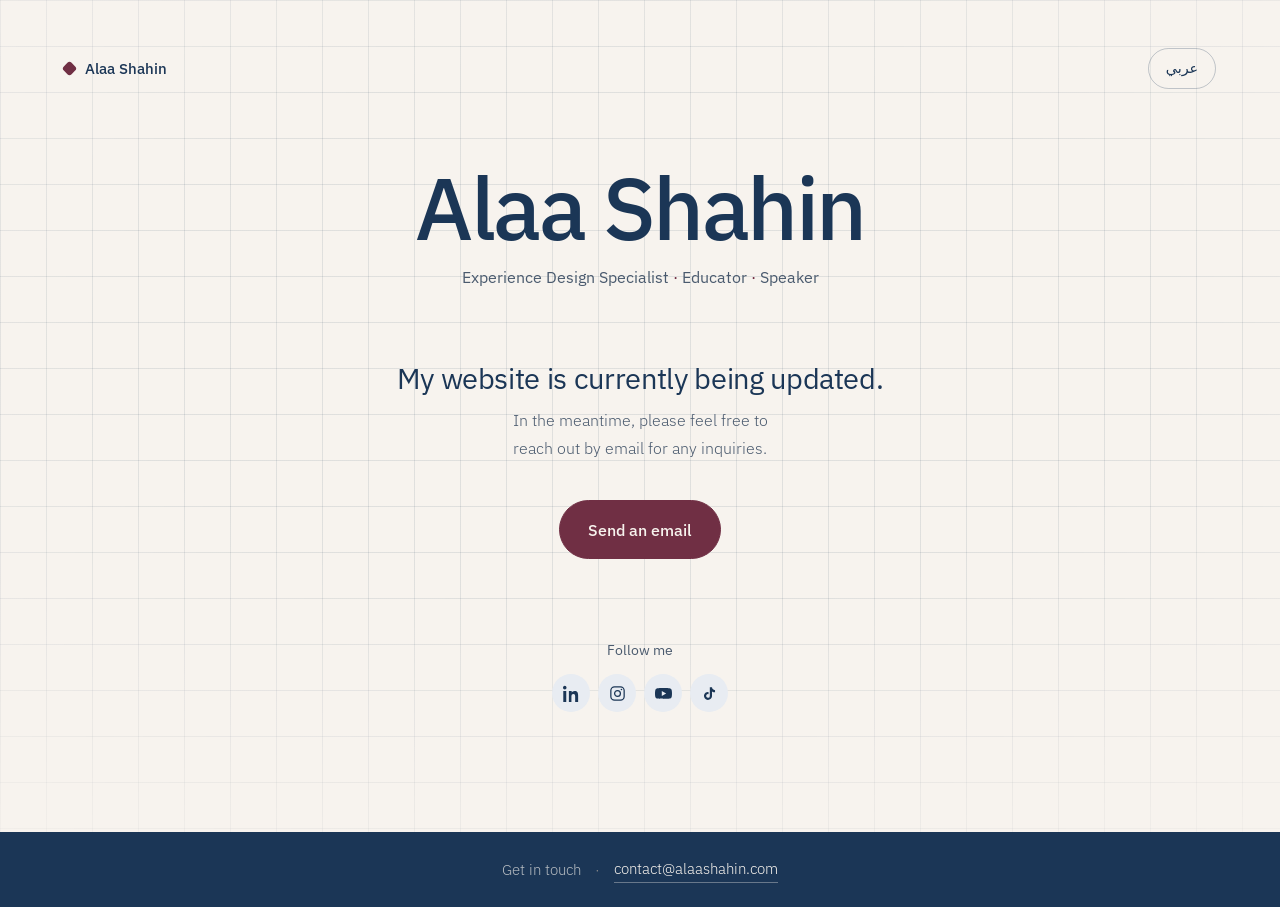
<file: index.html>
<!DOCTYPE html>
<html lang="en" dir="ltr">
<head>
<meta charset="utf-8">
<meta name="viewport" content="width=device-width, initial-scale=1, viewport-fit=cover">
<title>Alaa Shahin — Experience Design Specialist, Educator, Speaker</title>
<meta name="description" content="Alaa Shahin — experience design, research and teaching. The website is currently being updated; in the meantime, email is the way to reach me for any inquiries.">
<link rel="canonical" href="https://alaashahin.com/">
<meta name="theme-color" content="#F7F3EE">
<meta property="og:type" content="website">
<meta property="og:site_name" content="Alaa Shahin">
<meta property="og:title" content="Alaa Shahin — Experience Design Specialist, Educator, Speaker">
<meta property="og:description" content="My website is currently being updated. In the meantime, please feel free to reach out by email for any inquiries.">
<meta property="og:url" content="https://alaashahin.com/">

<link rel="icon" href="data:image/svg+xml,<svg xmlns=%27http://www.w3.org/2000/svg%27 viewBox=%270 0 100 100%27><rect width=%27100%27 height=%27100%27 rx=%2722%27 fill=%27%23F7F3EE%27/><rect x=%2736%27 y=%2736%27 width=%2728%27 height=%2728%27 rx=%276%27 fill=%27%23702F44%27 transform=%27rotate(45 50 50)%27/></svg>">

<link rel="preconnect" href="https://fonts.googleapis.com">
<link rel="preconnect" href="https://fonts.gstatic.com" crossorigin>
<link rel="stylesheet" href="https://fonts.googleapis.com/css2?family=El+Messiri:wght@400..700&family=IBM+Plex+Sans:wght@300;400;500;600;700&display=swap">

<style>
/* ═══════════════════════════════════════════════════════════
   Alaa Shahin — holding page
   Paper ground, navy as the voice, wine for the highlight and the
   pill. Graph paper is the only texture.
   ═══════════════════════════════════════════════════════════ */
*,*::before,*::after{box-sizing:border-box;margin:0;padding:0}

:root{
  --wine:#702F44; --wine-hover:#843A53; --wine-pressed:#5A2536; --wine-tint:#F4E9EC;
  --navy:#1B3656; --navy-600:#24466F; --navy-900:#0F2136; --navy-tint:#E8ECF2;
  --paper:#F7F3EE; --paper-2:#EFE9E1; --white:#FFFFFF;
  --ink:#1B3656; --ink-2:#4A5A6E; --ink-3:#6B7684;
  --grey:#8B8B8B;

  --f-ar:'El Messiri','IBM Plex Sans',sans-serif;
  --f-la:'IBM Plex Sans',system-ui,-apple-system,sans-serif;

  --r-field:14px; --r-card:20px; --r-pill:999px;
  --ease:cubic-bezier(.2,.8,.2,1);
}

html{-webkit-text-size-adjust:100%}
body{
  font-family:var(--f-la);
  font-size:17px;font-weight:300;line-height:1.7;
  background:var(--paper);color:var(--ink-2);
  min-height:100dvh;display:flex;flex-direction:column;
  -webkit-font-smoothing:antialiased;
}
[dir="rtl"] body{font-family:var(--f-ar);font-weight:400;line-height:1.8}
body{transition:opacity .18s var(--ease)}
body.is-swapping{opacity:0}

/* graph paper — the only texture, navy on paper */
.cover{
  position:relative;flex:1;display:flex;flex-direction:column;
  padding:clamp(1.5rem,4vw,3rem) clamp(1.25rem,5vw,4rem);
  overflow:hidden;
}
.cover::before{
  content:'';position:absolute;inset:0;pointer-events:none;
  background-image:
    linear-gradient(rgba(27,54,86,.10) 1px,transparent 1px),
    linear-gradient(90deg,rgba(27,54,86,.10) 1px,transparent 1px);
  background-size:46px 46px;
  mask-image:radial-gradient(120% 95% at 50% 40%,#000 35%,transparent 88%);
  -webkit-mask-image:radial-gradient(120% 95% at 50% 40%,#000 35%,transparent 88%);
}
.cover>*{position:relative;z-index:1}

/* ── top bar ───────────────────────────────────────────── */
.bar{display:flex;align-items:center;justify-content:space-between;gap:1rem}
.mark{display:inline-flex;align-items:center;gap:.6rem;font-family:var(--f-la);font-size:.95rem;font-weight:500;color:var(--navy)}
[dir="rtl"] .mark{font-family:var(--f-ar)}
.nuqta{width:11px;height:11px;border-radius:3px;background:var(--wine);transform:rotate(45deg);flex-shrink:0}

.lang{
  font:inherit;font-size:.9rem;font-weight:400;
  background:transparent;color:var(--navy);
  border:1px solid rgba(27,54,86,.25);border-radius:var(--r-pill);
  padding:.45rem 1.05rem;cursor:pointer;
  transition:background-color .25s var(--ease),border-color .25s var(--ease),color .25s var(--ease);
}
.lang:hover,.lang:focus-visible{background:var(--navy);border-color:var(--navy);color:var(--paper)}

/* ── centre ────────────────────────────────────────────── */
.mid{flex:1;display:flex;flex-direction:column;justify-content:center;align-items:center;
     text-align:center;max-width:52rem;margin-inline:auto;margin-block:clamp(2.5rem,6vw,4.5rem)}


/* the line, set bold in navy with one wine highlight */
/* ── tier 1 · who ─────────────────────────────────────────
   The name carries the page. Everything else steps down from it. */
.line{
  font-family:var(--f-la);font-weight:500;
  font-size:clamp(3rem,1.5rem + 6.2vw,5.5rem);
  line-height:1.05;letter-spacing:-.028em;color:var(--navy);
  text-wrap:balance;
}
[dir="rtl"] .line{font-family:var(--f-ar);font-weight:500;letter-spacing:0;line-height:1.28}

/* tier 1b · the role is bound to the name — small, close, quiet,
   with the wine only on the separators */
.role{
  font-size:clamp(.92rem,.88rem + .2vw,1rem);font-weight:400;
  color:var(--ink-2);margin-top:.7rem;text-wrap:balance;
}
.role .sep{color:var(--wine)}

/* ── tier 2 · what is happening ───────────────────────────
   The reason the page exists, so it reads as a statement, not a note. */
.msg{
  font-family:var(--f-la);font-weight:400;
  font-size:clamp(1.3rem,1.08rem + 1.05vw,1.8rem);
  line-height:1.3;letter-spacing:-.012em;color:var(--navy);
  margin-top:clamp(2.75rem,6vw,4.25rem);
}
[dir="rtl"] .msg{font-family:var(--f-ar);letter-spacing:0;line-height:1.5}

/* tier 3 · the detail under it */
.sub{font-size:1rem;color:var(--ink-2);margin-top:.65rem;max-width:44ch;margin-inline:auto;text-wrap:balance}

/* ── the action ─────────────────────────────────────────── */
.act{display:inline-flex;align-items:center;margin-top:clamp(1.75rem,3.5vw,2.4rem)}
.btn{
  display:inline-flex;align-items:center;gap:.65rem;
  padding:.9rem 1.75rem;border-radius:var(--r-pill);
  font:inherit;font-size:1.02rem;font-weight:500;
  background:var(--wine);color:var(--paper);border:1px solid var(--wine);
  text-decoration:none;
  transition:transform .25s var(--ease),background-color .25s var(--ease),border-color .25s var(--ease);
}
.btn:hover,.btn:focus-visible{background:var(--wine-hover);border-color:var(--wine-hover);transform:translateY(-2px)}
.btn:active{background:var(--wine-pressed);transform:translateY(0)}

/* ── follow ────────────────────────────────────────────── */
/* ── tier 4 · the quiet secondary route ──────────────────── */
.follow{display:flex;flex-direction:column;align-items:center;gap:.75rem;margin-top:clamp(3.25rem,7vw,5rem)}
.follow__k{font-size:.86rem;font-weight:400;color:var(--ink-2)}
.social{display:flex;gap:.5rem}
.social a{
  width:38px;height:38px;display:grid;place-items:center;border-radius:50%;
  background:var(--navy-tint);color:var(--navy);
  transition:background-color .25s var(--ease),color .25s var(--ease),transform .25s var(--ease);
}
.social a:hover,.social a:focus-visible{background:var(--wine);color:var(--paper);transform:translateY(-2px)}

/* ── navy closes ───────────────────────────────────────── */
.close{background:var(--navy);color:rgba(247,243,238,.7);padding:clamp(1.15rem,2.5vw,1.5rem) clamp(1.25rem,5vw,4rem);font-size:.93rem}
.close__in{display:flex;flex-wrap:wrap;align-items:center;justify-content:center;gap:.4rem .85rem;max-width:1200px;margin-inline:auto;text-align:center}
.close a{color:var(--paper);text-decoration:none;border-bottom:1px solid rgba(247,243,238,.35);padding-bottom:1px;transition:border-color .25s var(--ease)}
.close a:hover{border-color:var(--paper)}
.dot{color:var(--grey)}

:focus-visible{outline:2px solid var(--wine);outline-offset:3px;border-radius:var(--r-field)}
@media (prefers-reduced-motion:reduce){*,*::before,*::after{transition-duration:.001ms!important;animation-duration:.001ms!important}}
</style>
</head>
<body>

<main class="cover">
  <div class="bar">
    <span class="mark">
      <span class="nuqta" aria-hidden="true"></span>
      <span data-ar="آلاء شاهين">Alaa Shahin</span>
    </span>
    <button class="lang" type="button" id="lang" aria-label="Switch language"><span id="langLabel">عربي</span></button>
  </div>

  <div class="mid">
    <h1 class="line" data-ar="آلاء شاهين">Alaa Shahin</h1>

    <p class="role" data-ar="متخصصة تصميم تجارب <span class='sep'>·</span> مدرِّبة <span class='sep'>·</span> متحدثة">Experience Design Specialist <span class="sep">·</span> Educator <span class="sep">·</span> Speaker</p>

    <p class="msg" data-ar="الموقع قيد التحديث حالياً.">My website is currently being updated.</p>
    <p class="sub" data-ar="وفي هذه الأثناء، يسعدني تواصلكم عبر البريد الإلكتروني لأي استفسار.">In the meantime, please feel free to reach out by email for any inquiries.</p>

    <div class="act">
      <a class="btn" href="mailto:contact@alaashahin.com">
        <span data-ar="المراسلة عبر البريد">Send an email</span>
      </a>
    </div>

    <div class="follow">
      <p class="follow__k" data-ar="لمتابعتي">Follow me</p>
      <div class="social">
        <a href="https://www.linkedin.com/in/thealaashahin/" target="_blank" rel="noopener" aria-label="LinkedIn"><svg width="17" height="17" viewBox="0 0 24 24" fill="currentColor" aria-hidden="true"><path d="M4.98 3.5A2.5 2.5 0 1 1 0 3.5a2.5 2.5 0 0 1 4.98 0zM.4 8.4h4.2V24H.4zM8.3 8.4h4v2.13h.06c.56-1.06 1.93-2.18 3.97-2.18 4.25 0 5.03 2.8 5.03 6.43V24h-4.19v-7.36c0-1.76-.03-4.02-2.45-4.02-2.45 0-2.83 1.92-2.83 3.9V24H8.3z"/></svg></a>
        <a href="https://www.instagram.com/thealaashahin/" target="_blank" rel="noopener" aria-label="Instagram"><svg width="17" height="17" viewBox="0 0 24 24" fill="none" stroke="currentColor" stroke-width="1.75" aria-hidden="true"><rect x="2.6" y="2.6" width="18.8" height="18.8" rx="5.2"/><circle cx="12" cy="12" r="4.1"/><circle cx="17.6" cy="6.4" r="1.15" fill="currentColor" stroke="none"/></svg></a>
        <a href="https://www.youtube.com/@TheAlaaShahin" target="_blank" rel="noopener" aria-label="YouTube"><svg width="17" height="17" viewBox="0 0 24 24" fill="currentColor" aria-hidden="true"><path d="M23.5 6.9a3 3 0 0 0-2.1-2.1C19.5 4.3 12 4.3 12 4.3s-7.5 0-9.4.5A3 3 0 0 0 .5 6.9C0 8.8 0 12 0 12s0 3.2.5 5.1a3 3 0 0 0 2.1 2.1c1.9.5 9.4.5 9.4.5s7.5 0 9.4-.5a3 3 0 0 0 2.1-2.1C24 15.2 24 12 24 12s0-3.2-.5-5.1zM9.6 15.6V8.4l6.2 3.6z"/></svg></a>
        <a href="https://www.tiktok.com/@thealaashahin" target="_blank" rel="noopener" aria-label="TikTok"><svg width="17" height="17" viewBox="0 0 24 24" fill="currentColor" aria-hidden="true"><path d="M16.6 5.82A4.28 4.28 0 0 1 15.54 3h-3.09v12.4a2.59 2.59 0 1 1-1.83-2.48V9.77a5.68 5.68 0 1 0 4.92 5.63V9.01a7.35 7.35 0 0 0 4.3 1.38V7.3a4.28 4.28 0 0 1-3.24-1.48z"/></svg></a>
      </div>
    </div>
  </div>
</main>

<footer class="close">
  <p class="close__in">
    <span data-ar="للتواصل">Get in touch</span>
    <span class="dot" aria-hidden="true">·</span>
    <a href="mailto:contact@alaashahin.com">contact@alaashahin.com</a>
  </p>
</footer>

<script>
/* English lives in the markup so the page is correct and indexable with
   JavaScript off; Arabic rides along in data-ar. */
(function(){
  var root=document.documentElement, body=document.body;
  var btn=document.getElementById('lang'), label=document.getElementById('langLabel');
  function apply(l){
    var n=document.querySelectorAll('[data-ar]');
    for(var i=0;i<n.length;i++){
      var el=n[i];
      if(el.dataset.en===undefined) el.dataset.en=el.innerHTML;
      el.innerHTML=(l==='ar')?el.dataset.ar:el.dataset.en;
    }
    root.lang=l; root.dir=(l==='ar')?'rtl':'ltr';
    label.textContent=(l==='ar')?'English':'عربي';
    document.title=(l==='ar')
      ?'آلاء شاهين — متخصصة تصميم تجارب ومدرِّبة ومتحدثة'
      :'Alaa Shahin — Experience Design Specialist, Educator, Speaker';
  }
  function current(){ try{ return localStorage.getItem('as-lang')||'en'; }catch(e){ return 'en'; } }
  btn.addEventListener('click',function(){
    var next=current()==='ar'?'en':'ar';
    try{ localStorage.setItem('as-lang',next); }catch(e){}
    body.classList.add('is-swapping');
    setTimeout(function(){ apply(next); body.classList.remove('is-swapping'); },160);
  });
  apply(current());
})();
</script>
</body>
</html>
</file>
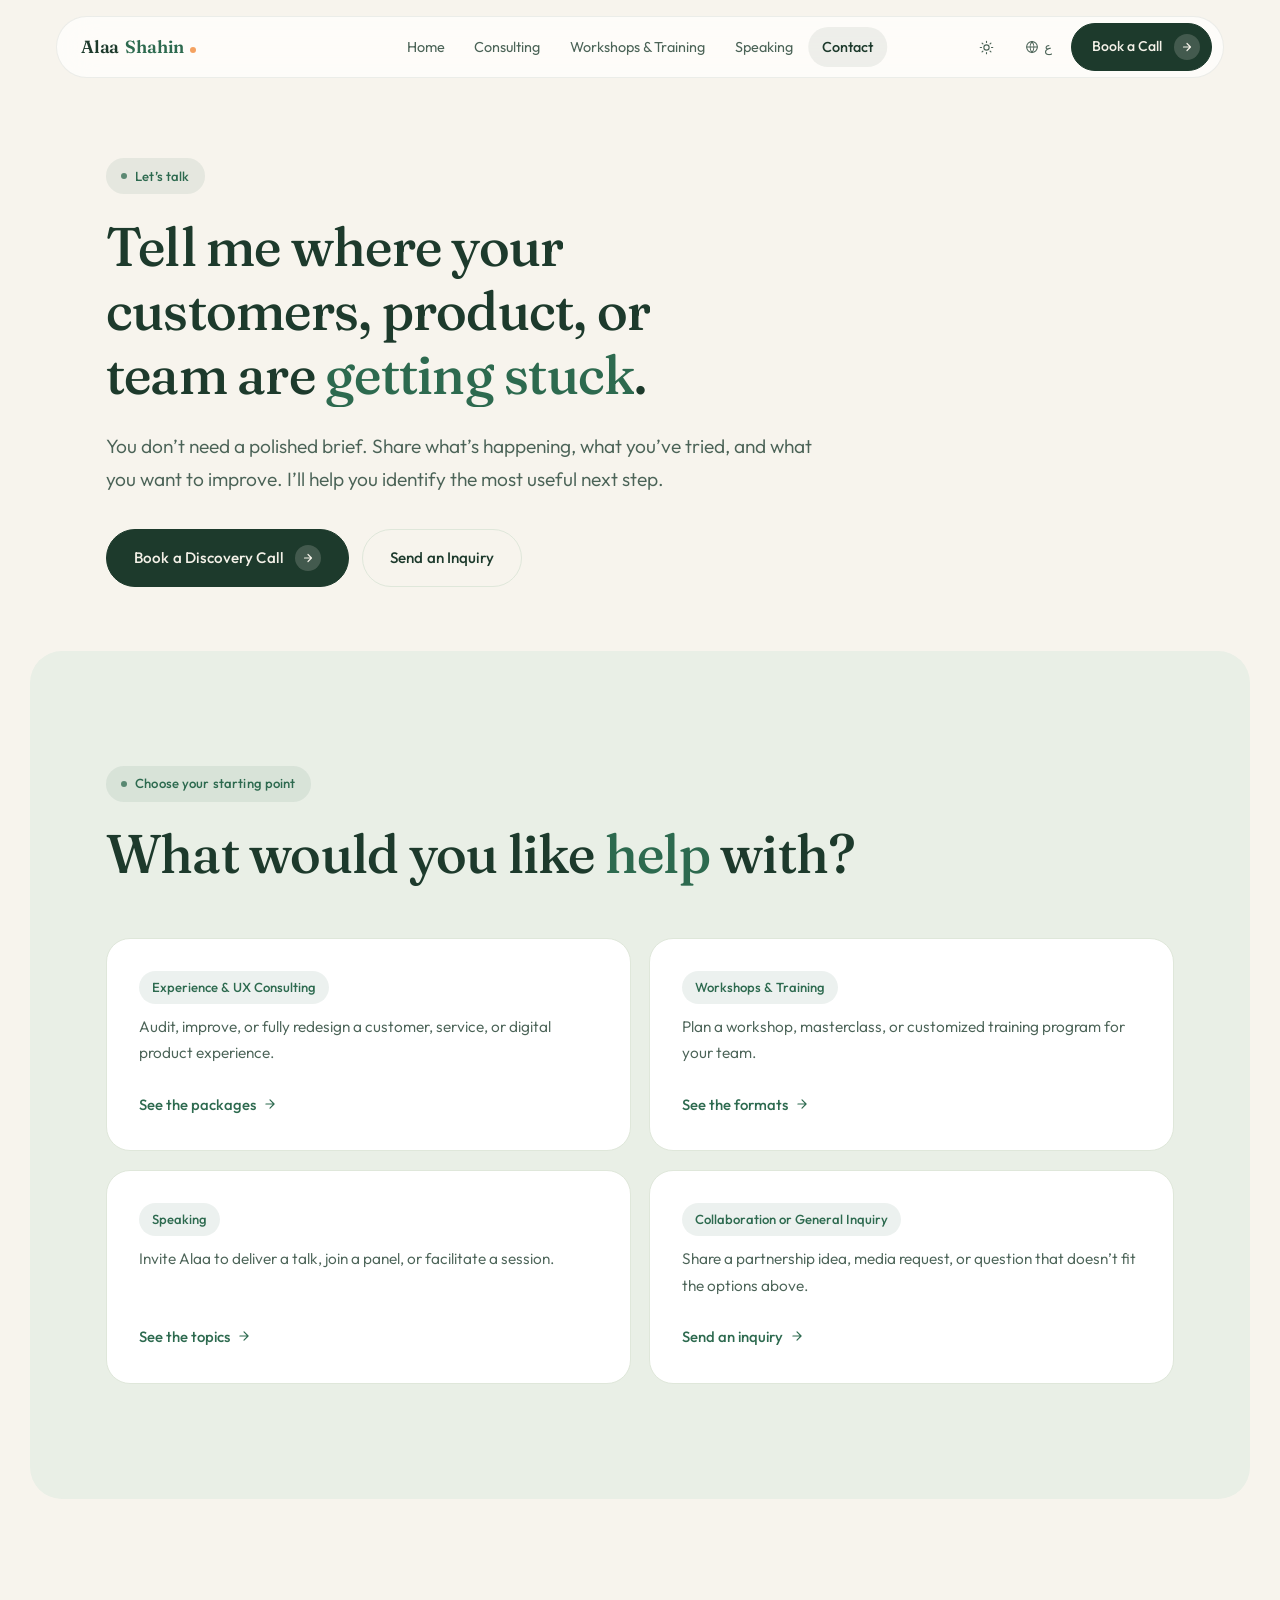
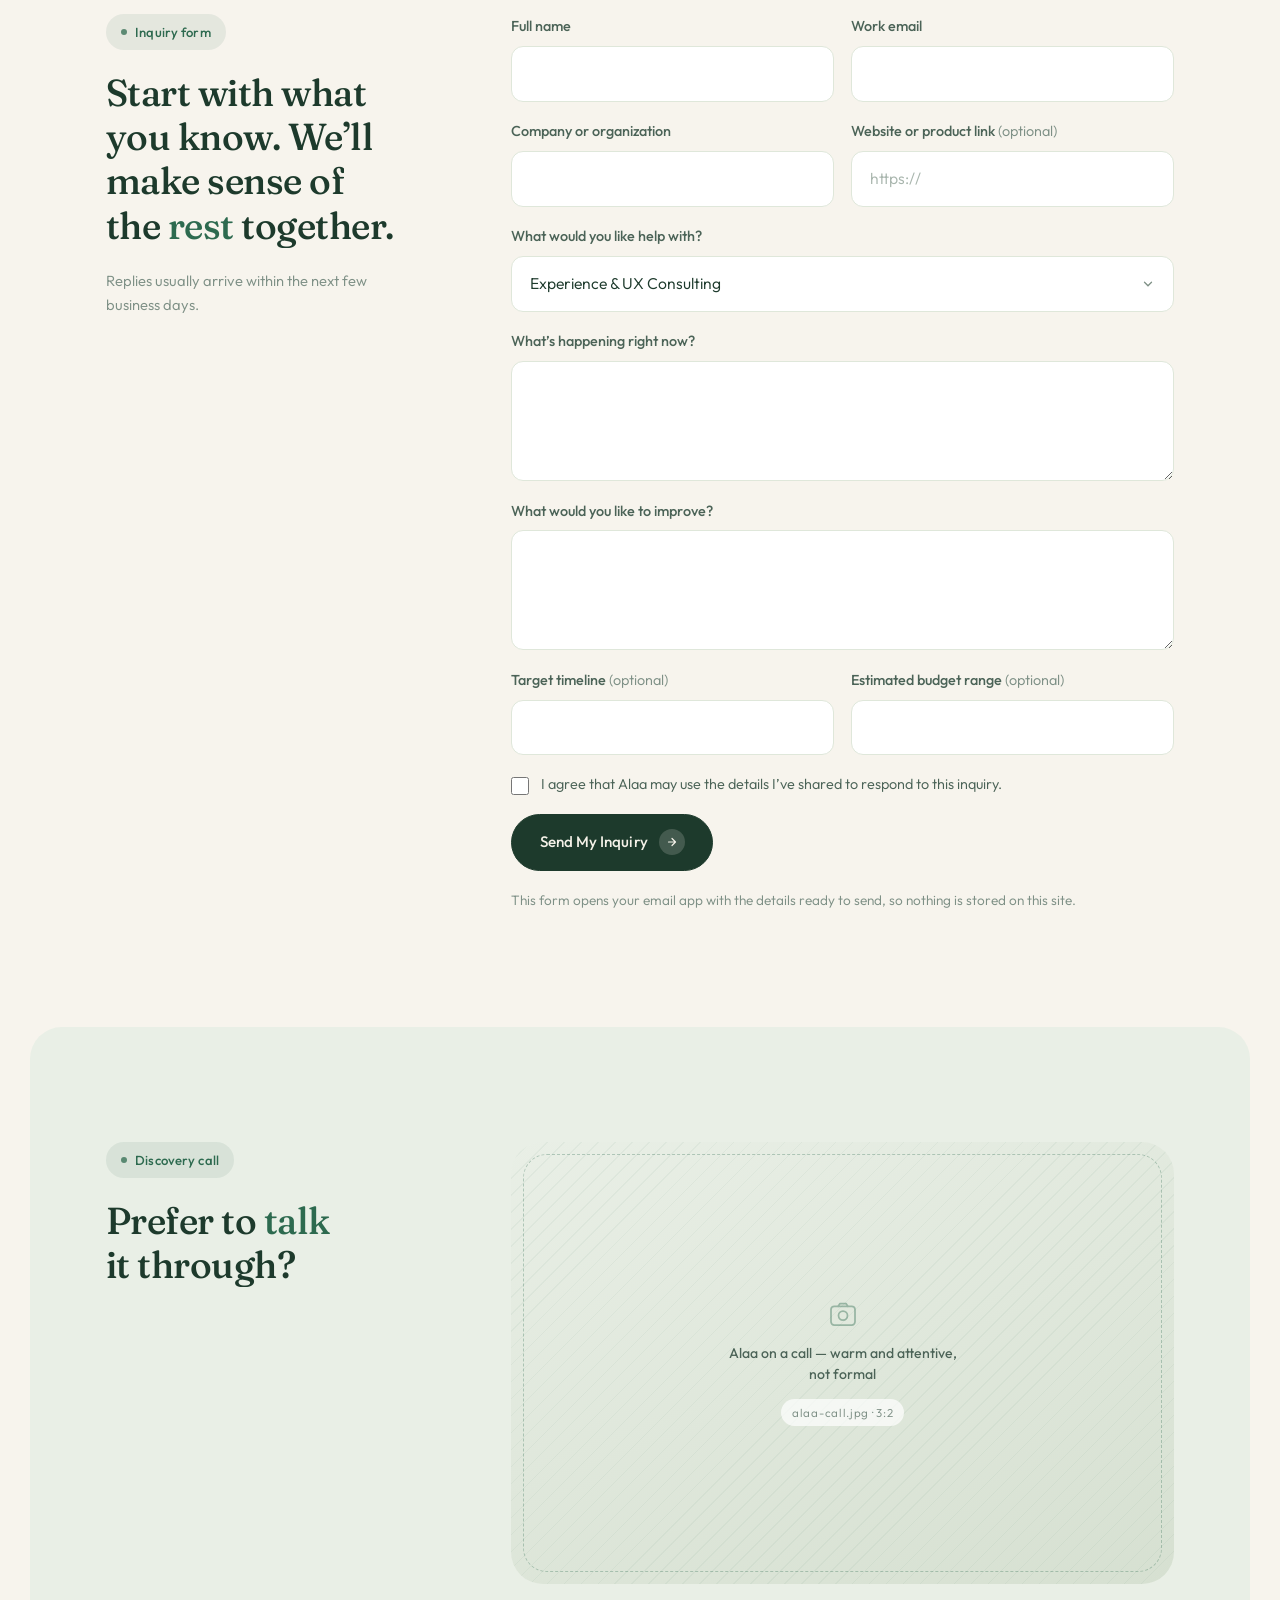
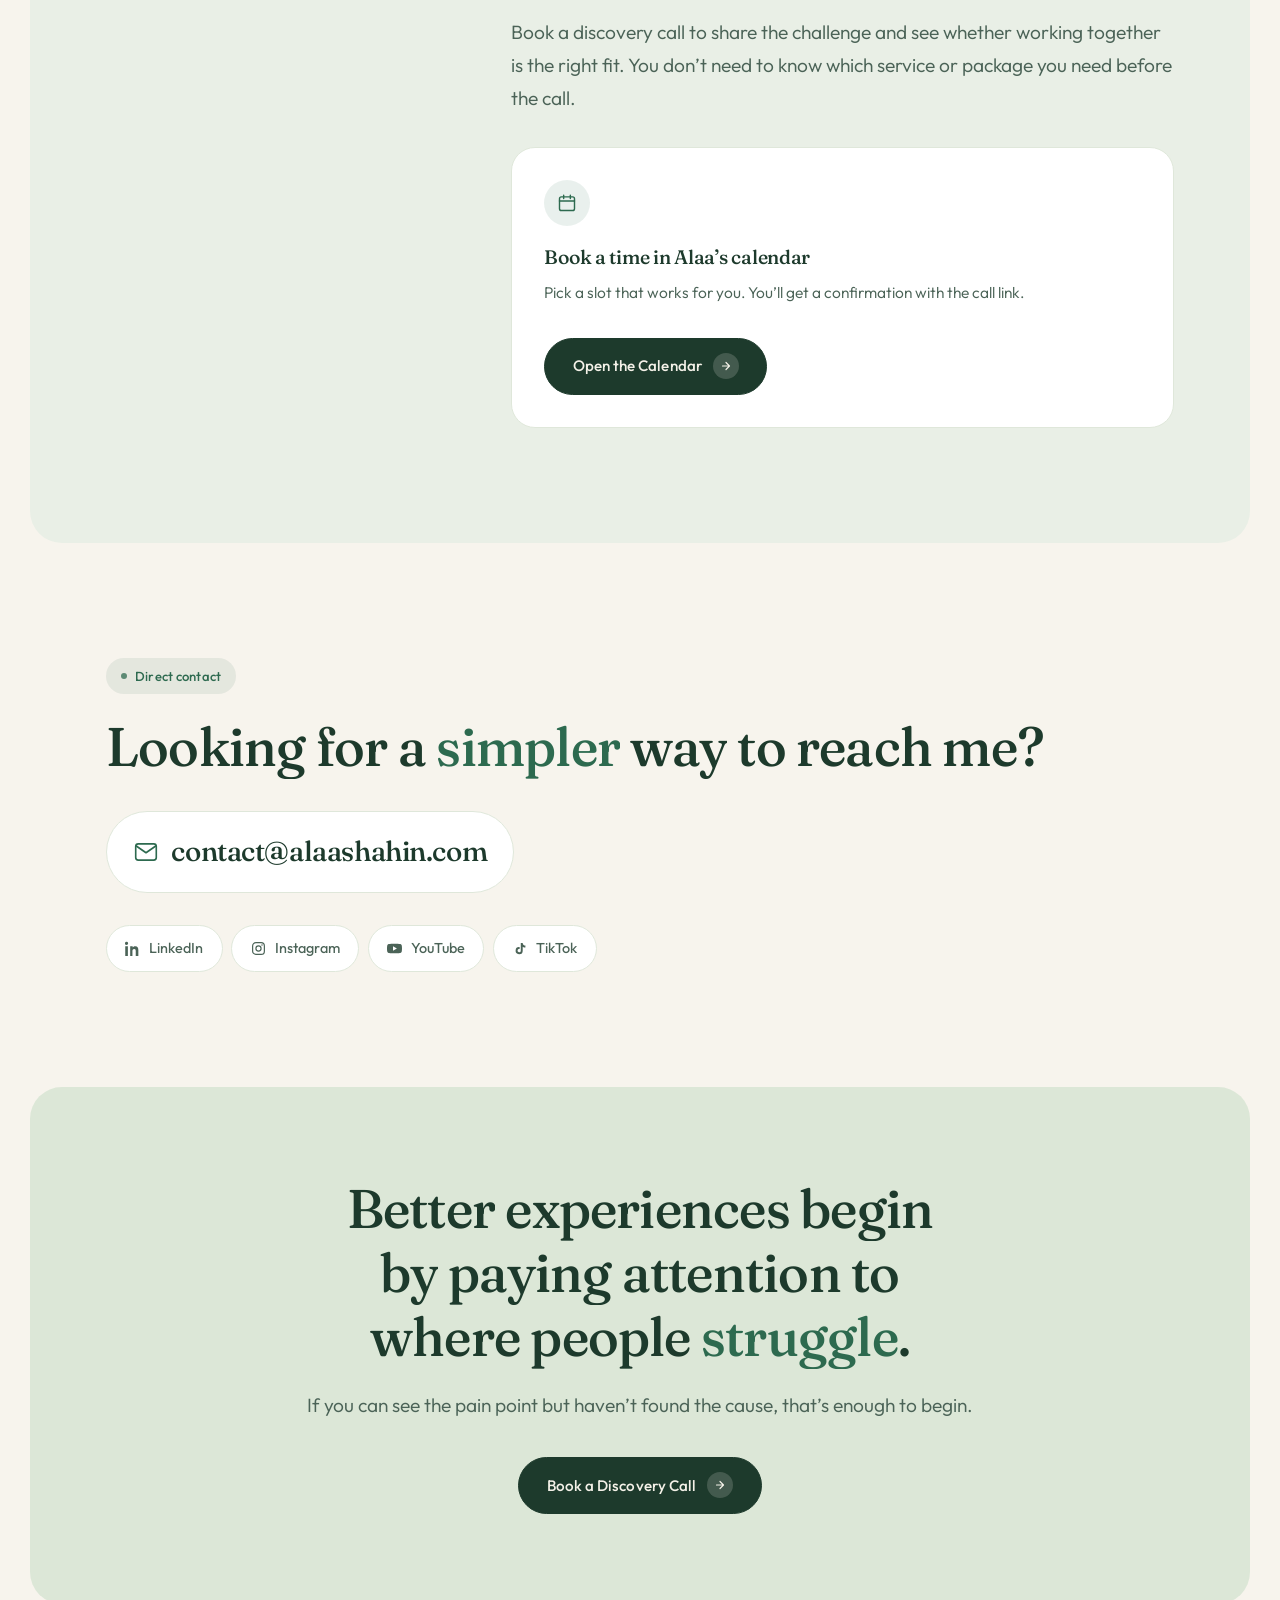
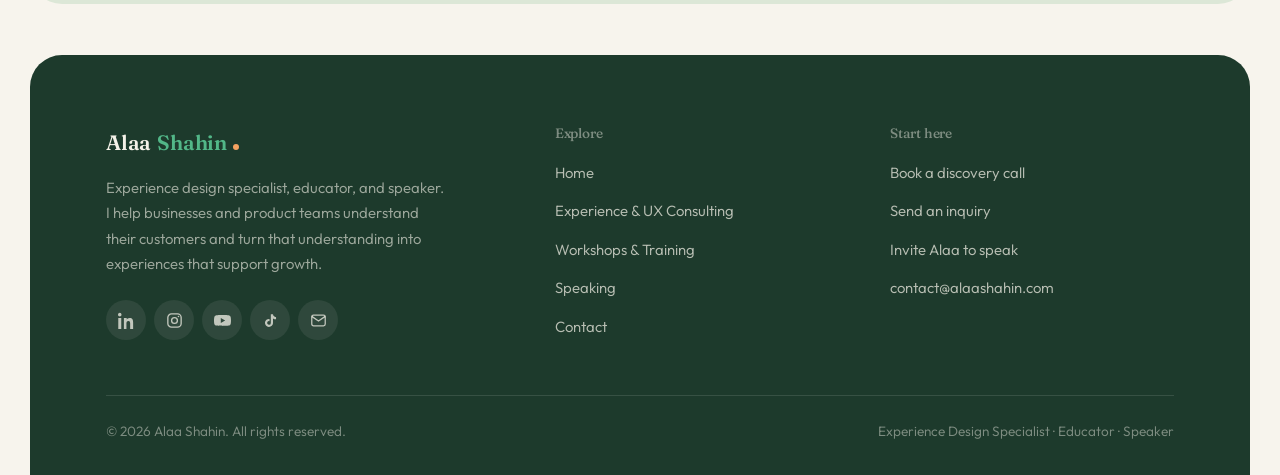
<file: contact/index.html>
<!DOCTYPE html>
<!--
  Built from .build/build-*.sh + .build/frag.sh (see .build/README.md).
  Hand edits here are fine, but re-running the build overwrites them —
  put shared header/footer/process changes in .build/frag.sh instead.
-->
<html lang="en" dir="ltr" data-theme="light">
<head>
<meta charset="utf-8">
<meta name="viewport" content="width=device-width, initial-scale=1, viewport-fit=cover">
<title>Contact — Alaa Shahin</title>
<meta name="description" content="Tell Alaa where your customers, product, or team are getting stuck. Book a discovery call or send an inquiry about consulting, workshops, training, or speaking.">
<link rel="canonical" href="https://alaashahin.com/contact/">
<meta name="theme-color" content="#F7F4ED">

<meta property="og:type" content="website">
<meta property="og:site_name" content="Alaa Shahin">
<meta property="og:title" content="Contact — Alaa Shahin">
<meta property="og:description" content="Tell Alaa where your customers, product, or team are getting stuck. Book a discovery call or send an inquiry about consulting, workshops, training, or speaking.">
<meta property="og:url" content="https://alaashahin.com/contact/">
<meta name="twitter:card" content="summary_large_image">

<link rel="icon" href="data:image/svg+xml,<svg xmlns=%27http://www.w3.org/2000/svg%27 viewBox=%270 0 100 100%27><rect width=%27100%27 height=%27100%27 rx=%2718%27 fill=%27%231B4332%27/><circle cx=%2750%27 cy=%2750%27 r=%2716%27 fill=%27%23F4A261%27/></svg>">

<link rel="preconnect" href="https://fonts.googleapis.com">
<link rel="preconnect" href="https://fonts.gstatic.com" crossorigin>
<link rel="stylesheet" href="https://fonts.googleapis.com/css2?family=Fraunces:ital,opsz,wght@0,9..144,300..600;1,9..144,300..500&family=Outfit:wght@300..700&family=Cairo:wght@300..800&display=swap">
<link rel="stylesheet" href="../assets/css/site.css">

<script>
/* Set theme + direction before first paint (no flash). */
(function(){
  document.documentElement.classList.add('js');
  try{
    var t = localStorage.getItem('as-theme');
    if(!t) t = matchMedia('(prefers-color-scheme: dark)').matches ? 'dark' : 'light';
    document.documentElement.setAttribute('data-theme', t);
    var l = localStorage.getItem('as-lang') || 'en';
    if(l === 'ar'){
      document.documentElement.lang = 'ar';
      document.documentElement.dir = 'rtl';
      /* Hold the first paint until the Arabic copy is swapped in, so
         Arabic visitors never see a flash of English. Released in site.js,
         and by this timer if the script never runs. */
      document.documentElement.classList.add('lang-boot');
      setTimeout(function(){ document.documentElement.classList.remove('lang-boot'); }, 1500);
    }
  }catch(e){}
})();
</script>
</head>
<body>
<a class="skip-link" href="#main" data-ar="تخطَّ إلى المحتوى">Skip to content</a>
<header class="site-head">
  <div class="wrap site-head__inner">
    <a class="brand" href="../index.html" aria-label="Alaa Shahin — home" data-ar="آلاء <span class='brand__last'>شاهين</span> <span class='brand__dot' aria-hidden='true'></span>">Alaa <span class="brand__last">Shahin</span> <span class="brand__dot" aria-hidden="true"></span></a>

    <nav class="nav" id="site-nav" aria-label="Main">
      <ul class="nav__list">
        <li><a class="nav__link" href="../index.html" data-ar="الرئيسية">Home</a></li>
        <li><a class="nav__link" href="../experience-ux-consulting/" data-ar="الاستشارات">Consulting</a></li>
        <li><a class="nav__link" href="../workshops/" data-ar="ورش العمل والتدريب">Workshops &amp; Training</a></li>
        <li><a class="nav__link" href="../speaking/" data-ar="المحاضرات">Speaking</a></li>
        <li><a class="nav__link" href="../contact/" aria-current="page" data-ar="تواصل">Contact</a></li>
      </ul>
      <a class="btn head-cta head-cta--drawer" href="https://calendar.app.google/dumF27oX3baRqBdA6" target="_blank" rel="noopener">
        <span data-ar="احجز مكالمة">Book a Call</span>
        <span class="btn__arrow" aria-hidden="true"><svg width="12" height="12" viewBox="0 0 24 24" fill="none" stroke="currentColor" stroke-width="2.4" stroke-linecap="round" stroke-linejoin="round"><path d="M5 12h13M12 5l7 7-7 7"/></svg></span>
      </a>
    </nav>

    <div class="head-tools">
      <button class="icon-btn icon-theme" type="button" data-theme-toggle aria-label="Toggle dark mode" data-ar-attr="aria-label:تبديل الوضع الداكن">
        <svg class="i-sun" width="15" height="15" viewBox="0 0 24 24" fill="none" stroke="currentColor" stroke-width="1.8" stroke-linecap="round" aria-hidden="true"><circle cx="12" cy="12" r="4.2"/><path d="M12 2v2M12 20v2M4.9 4.9l1.4 1.4M17.7 17.7l1.4 1.4M2 12h2M20 12h2M4.9 19.1l1.4-1.4M17.7 6.3l1.4-1.4"/></svg>
        <svg class="i-moon" width="15" height="15" viewBox="0 0 24 24" fill="none" stroke="currentColor" stroke-width="1.8" stroke-linecap="round" stroke-linejoin="round" aria-hidden="true"><path d="M20.5 13.3A8.4 8.4 0 0 1 10.7 3.5a8.5 8.5 0 1 0 9.8 9.8z"/></svg>
      </button>
      <button class="icon-btn" type="button" data-lang-toggle aria-label="Switch language" data-ar-attr="aria-label:تغيير اللغة">
        <svg width="14" height="14" viewBox="0 0 24 24" fill="none" stroke="currentColor" stroke-width="1.8" aria-hidden="true"><circle cx="12" cy="12" r="9.2"/><path d="M2.8 12h18.4M12 2.8a15 15 0 0 1 0 18.4 15 15 0 0 1 0-18.4z"/></svg>
        <span data-lang-label>ع</span>
      </button>
      <a class="btn head-cta head-cta--bar" href="https://calendar.app.google/dumF27oX3baRqBdA6" target="_blank" rel="noopener">
        <span data-ar="احجز مكالمة">Book a Call</span>
        <span class="btn__arrow" aria-hidden="true"><svg width="12" height="12" viewBox="0 0 24 24" fill="none" stroke="currentColor" stroke-width="2.4" stroke-linecap="round" stroke-linejoin="round"><path d="M5 12h13M12 5l7 7-7 7"/></svg></span>
      </a>
      <button class="burger" type="button" data-burger aria-label="Menu" aria-expanded="false" aria-controls="site-nav" data-ar-attr="aria-label:القائمة">
        <span></span><span></span><span></span>
      </button>
    </div>
  </div>
</header>

<main id="main">

<!-- ═══ HERO ═══════════════════════════════════════════════ -->
<section class="hero hero--simple">
  <div class="wrap">
    <div class="hero__grid">
      <div>
        <p class="eyebrow reveal" data-ar="لنتحدث">Let&rsquo;s talk</p>
        <h1 class="hero__title h-xl" data-mask data-ar="أخبرني أين <em>يتعثّر</em> عملاؤك أو منتجك أو فريقك.">Tell me where your customers, product, or team are <em>getting stuck</em>.</h1>
        <p class="hero__sub lede reveal" style="--d:2" data-ar="لا تحتاج إلى ملخّص مصقول. شارك ما يحدث، وما جرّبته، وما تريد تحسينه. وسأساعدك على تحديد الخطوة التالية الأكثر فائدة.">You don&rsquo;t need a polished brief. Share what&rsquo;s happening, what you&rsquo;ve tried, and what you want to improve. I&rsquo;ll help you identify the most useful next step.</p>
        <div class="hero__btns btn-group reveal" style="--d:3">
          <a class="btn" href="https://calendar.app.google/dumF27oX3baRqBdA6" target="_blank" rel="noopener">
            <span data-ar="احجز مكالمة استكشافية">Book a Discovery Call</span>
            <span class="btn__arrow" aria-hidden="true"><svg width="12" height="12" viewBox="0 0 24 24" fill="none" stroke="currentColor" stroke-width="2.4" stroke-linecap="round" stroke-linejoin="round"><path d="M5 12h13M12 5l7 7-7 7"/></svg></span>
          </a>
          <a class="btn btn--ghost" href="#inquiry-form" data-ar="أرسل استفساراً">Send an Inquiry</a>
        </div>
      </div>
    </div>
  </div>
</section>

<!-- ═══ STARTING POINTS ════════════════════════════════════ -->
<section class="section section--tint">
  <div class="wrap">
    <p class="eyebrow reveal" data-ar="اختر نقطة البداية">Choose your starting point</p>
    <h2 class="h-xl mt-2 measure" data-mask data-ar="بماذا تحبّ أن <em>أساعدك</em>؟">What would you like <em>help</em> with?</h2>

    <div class="routes mt-4">
      <div class="route reveal">
        <span class="route__k" data-ar="استشارات التجربة وتجربة المستخدم">Experience &amp; UX Consulting</span>
        <p class="route__d" data-ar="تدقيق أو تحسين أو إعادة تصميم كاملة لتجربة عميل أو خدمة أو منتج رقمي.">Audit, improve, or fully redesign a customer, service, or digital product experience.</p>
        <span class="route__go"><a class="tlink" href="../experience-ux-consulting/"><span data-ar="اطّلع على الباقات">See the packages</span><svg width="14" height="14" viewBox="0 0 24 24" fill="none" stroke="currentColor" stroke-width="2" stroke-linecap="round" stroke-linejoin="round" aria-hidden="true"><path d="M5 12h13M12 5l7 7-7 7"/></svg></a></span>
      </div>
      <div class="route reveal" style="--d:1">
        <span class="route__k" data-ar="ورش العمل والتدريب">Workshops &amp; Training</span>
        <p class="route__d" data-ar="خطّط ورشة عمل أو ماستر كلاس أو برنامج تدريب مخصّص لفريقك.">Plan a workshop, masterclass, or customized training program for your team.</p>
        <span class="route__go"><a class="tlink" href="../workshops/"><span data-ar="اطّلع على الصيغ">See the formats</span><svg width="14" height="14" viewBox="0 0 24 24" fill="none" stroke="currentColor" stroke-width="2" stroke-linecap="round" stroke-linejoin="round" aria-hidden="true"><path d="M5 12h13M12 5l7 7-7 7"/></svg></a></span>
      </div>
      <div class="route reveal" style="--d:2">
        <span class="route__k" data-ar="المحاضرات">Speaking</span>
        <p class="route__d" data-ar="ادعُ آلاء لتقديم محاضرة أو المشاركة في حلقة نقاش أو تيسير جلسة.">Invite Alaa to deliver a talk, join a panel, or facilitate a session.</p>
        <span class="route__go"><a class="tlink" href="../speaking/"><span data-ar="اطّلع على المواضيع">See the topics</span><svg width="14" height="14" viewBox="0 0 24 24" fill="none" stroke="currentColor" stroke-width="2" stroke-linecap="round" stroke-linejoin="round" aria-hidden="true"><path d="M5 12h13M12 5l7 7-7 7"/></svg></a></span>
      </div>
      <div class="route reveal" style="--d:3">
        <span class="route__k" data-ar="تعاون أو استفسار عام">Collaboration or General Inquiry</span>
        <p class="route__d" data-ar="شارك فكرة شراكة أو طلباً إعلامياً أو سؤالاً لا يندرج ضمن الخيارات أعلاه.">Share a partnership idea, media request, or question that doesn&rsquo;t fit the options above.</p>
        <span class="route__go"><a class="tlink" href="#inquiry-form"><span data-ar="أرسل استفساراً">Send an inquiry</span><svg width="14" height="14" viewBox="0 0 24 24" fill="none" stroke="currentColor" stroke-width="2" stroke-linecap="round" stroke-linejoin="round" aria-hidden="true"><path d="M5 12h13M12 5l7 7-7 7"/></svg></a></span>
      </div>
    </div>
  </div>
</section>

<!-- ═══ INQUIRY FORM ═══════════════════════════════════════ -->
<section class="section" id="inquiry-form">
  <div class="wrap">
    <div class="split">
      <div class="split__rail">
        <p class="eyebrow reveal" data-ar="نموذج الاستفسار">Inquiry form</p>
        <h2 class="h-xl mt-2" data-mask data-ar="ابدأ بما تعرفه. وسنفهم <em>الباقي</em> معاً.">Start with what you know. We&rsquo;ll make sense of the <em>rest</em> together.</h2>
        <p class="small mt-2" data-ar="عادةً ما تصل الردود خلال أيام العمل القليلة التالية.">Replies usually arrive within the next few business days.</p>
      </div>

      <div>
        <div class="form-status" data-form-status hidden role="status">
          <strong data-ar="شكراً لمشاركتك التفاصيل.">Thank you for sharing the details.</strong>
          <span data-ar="سأراجع استفسارك وأردّ عليك بالخطوة التالية الأكثر فائدة. إن لم يفتح برنامج البريد لديك، راسلني مباشرةً على contact@alaashahin.com.">I&rsquo;ll review your inquiry and reply with the most useful next step. If your email app didn&rsquo;t open, write to me directly at contact@alaashahin.com.</span>
        </div>

        <noscript>
          <p class="form-status" data-ar="النموذج يحتاج إلى JavaScript. راسلني مباشرةً على contact@alaashahin.com.">This form needs JavaScript. Please email me directly at contact@alaashahin.com.</p>
        </noscript>

        <form class="form" data-inquiry-form novalidate>
          <div class="form__grid2">
            <div class="field">
              <label for="f-name" data-ar="الاسم الكامل">Full name</label>
              <input id="f-name" name="name" type="text" autocomplete="name" required>
            </div>
            <div class="field">
              <label for="f-email" data-ar="بريد العمل">Work email</label>
              <input id="f-email" name="email" type="email" autocomplete="email" required>
            </div>
          </div>

          <div class="form__grid2">
            <div class="field">
              <label for="f-company" data-ar="الشركة أو المؤسسة">Company or organization</label>
              <input id="f-company" name="company" type="text" autocomplete="organization">
            </div>
            <div class="field">
              <label for="f-site" data-ar="الموقع أو رابط المنتج">Website or product link <span class="opt" data-ar="(اختياري)">(optional)</span></label>
              <input id="f-site" name="website" type="url" inputmode="url" placeholder="https://">
            </div>
          </div>

          <div class="field">
            <label for="f-help" data-ar="بماذا تحبّ أن أساعدك؟">What would you like help with?</label>
            <select id="f-help" name="help">
              <option value="Experience &amp; UX Consulting" data-ar="استشارات التجربة وتجربة المستخدم">Experience &amp; UX Consulting</option>
              <option value="Workshops &amp; Training" data-ar="ورش العمل والتدريب">Workshops &amp; Training</option>
              <option value="Speaking" data-ar="المحاضرات">Speaking</option>
              <option value="Collaboration" data-ar="تعاون">Collaboration</option>
              <option value="General inquiry" data-ar="استفسار عام">General inquiry</option>
            </select>
          </div>

          <div class="field">
            <label for="f-now" data-ar="ما الذي يحدث الآن؟">What&rsquo;s happening right now?</label>
            <textarea id="f-now" name="situation" required></textarea>
          </div>

          <div class="field">
            <label for="f-improve" data-ar="ما الذي تريد تحسينه؟">What would you like to improve?</label>
            <textarea id="f-improve" name="improve" required></textarea>
          </div>

          <div class="form__grid2">
            <div class="field">
              <label for="f-timeline" data-ar="الإطار الزمني المستهدف">Target timeline <span class="opt" data-ar="(اختياري)">(optional)</span></label>
              <input id="f-timeline" name="timeline" type="text">
            </div>
            <div class="field">
              <label for="f-budget" data-ar="نطاق الميزانية التقديري">Estimated budget range <span class="opt" data-ar="(اختياري)">(optional)</span></label>
              <!-- TODO: confirm the budget bands before publishing. -->
              <input id="f-budget" name="budget" type="text">
            </div>
          </div>

          <!-- TODO: link "privacy policy" here once the policy page exists. -->
          <label class="consent" for="f-consent">
            <input id="f-consent" name="consent" type="checkbox" required>
            <span data-ar="أوافق على أن تستخدم آلاء التفاصيل التي شاركتها للردّ على هذا الاستفسار.">I agree that Alaa may use the details I&rsquo;ve shared to respond to this inquiry.</span>
          </label>

          <div class="btn-group">
            <button class="btn" type="submit">
              <span data-ar="أرسل استفساري">Send My Inquiry</span>
              <span class="btn__arrow" aria-hidden="true"><svg width="12" height="12" viewBox="0 0 24 24" fill="none" stroke="currentColor" stroke-width="2.4" stroke-linecap="round" stroke-linejoin="round"><path d="M5 12h13M12 5l7 7-7 7"/></svg></span>
            </button>
          </div>
          <p class="form__note" data-ar="يفتح هذا النموذج برنامج البريد لديك بالتفاصيل جاهزة للإرسال، حتى لا تُخزَّن معلوماتك على هذا الموقع.">This form opens your email app with the details ready to send, so nothing is stored on this site.</p>
        </form>
      </div>
    </div>
  </div>
</section>

<!-- ═══ DISCOVERY CALL ═════════════════════════════════════ -->
<section class="section section--tint">
  <div class="wrap">
    <div class="split">
      <div class="split__rail">
        <p class="eyebrow reveal" data-ar="مكالمة استكشافية">Discovery call</p>
        <h2 class="h-xl mt-2" data-mask data-ar="تفضّل أن <em>نتحدث</em> بدلاً من ذلك؟">Prefer to <em>talk</em> it through?</h2>
      </div>
      <div>
        <figure class="photo photo--landscape reveal mb-3">
          <!-- SWAP: assets/img/alaa-call.jpg -->
          <div class="photo__ph">
            <svg class="photo__icon" width="30" height="30" viewBox="0 0 24 24" fill="none" stroke="currentColor" stroke-width="1.4" stroke-linecap="round" stroke-linejoin="round" aria-hidden="true"><rect x="2.4" y="5" width="19.2" height="15" rx="2.6"/><circle cx="12" cy="12.5" r="3.6"/><path d="M8.2 5 9.6 2.8h4.8L15.8 5"/></svg>
            <span class="photo__label" data-ar="آلاء أثناء مكالمة — ودّية ومنتبهة، لا رسمية">Alaa on a call &mdash; warm and attentive, not formal</span>
            <span class="photo__spec">alaa-call.jpg &middot; 3:2</span>
          </div>
        </figure>

        <p class="lede reveal" data-ar="احجز مكالمة استكشافية لمشاركة التحدي ومعرفة ما إذا كان العمل معاً هو الخيار المناسب. لست بحاجة إلى معرفة الخدمة أو الباقة التي تحتاجها قبل المكالمة.">Book a discovery call to share the challenge and see whether working together is the right fit. You don&rsquo;t need to know which service or package you need before the call.</p>

        <!-- Embed the booking calendar here once the call length and timezone are confirmed. -->
        <div class="card mt-3 reveal" style="--d:1">
          <div class="card__icon" aria-hidden="true"><svg width="20" height="20" viewBox="0 0 24 24" fill="none" stroke="currentColor" stroke-width="1.7" stroke-linecap="round" stroke-linejoin="round"><rect x="3" y="4.6" width="18" height="16.4" rx="2.2"/><path d="M3 9.6h18M8 2.6v4M16 2.6v4"/></svg></div>
          <h3 class="card__title h-sm" data-ar="احجز وقتاً في تقويم آلاء">Book a time in Alaa&rsquo;s calendar</h3>
          <p class="card__desc" data-ar="اختر الوقت المناسب لك. ستصلك رسالة تأكيد مع رابط المكالمة.">Pick a slot that works for you. You&rsquo;ll get a confirmation with the call link.</p>
          <div class="btn-group mt-3">
            <a class="btn" href="https://calendar.app.google/dumF27oX3baRqBdA6" target="_blank" rel="noopener">
              <span data-ar="افتح التقويم">Open the Calendar</span>
              <span class="btn__arrow" aria-hidden="true"><svg width="12" height="12" viewBox="0 0 24 24" fill="none" stroke="currentColor" stroke-width="2.4" stroke-linecap="round" stroke-linejoin="round"><path d="M5 12h13M12 5l7 7-7 7"/></svg></span>
            </a>
          </div>
        </div>
      </div>
    </div>
  </div>
</section>

<!-- ═══ DIRECT CONTACT ═════════════════════════════════════ -->
<section class="section">
  <div class="wrap">
    <p class="eyebrow reveal" data-ar="تواصل مباشر">Direct contact</p>
    <h2 class="h-xl mt-2 measure" data-mask data-ar="تبحث عن طريقة <em>أبسط</em> للوصول إليّ؟">Looking for a <em>simpler</em> way to reach me?</h2>

    <p class="mt-3 reveal">
      <a class="mail-big" href="mailto:contact@alaashahin.com">
        <svg width="26" height="26" viewBox="0 0 24 24" fill="none" stroke="currentColor" stroke-width="1.5" stroke-linecap="round" stroke-linejoin="round" aria-hidden="true"><rect x="2.5" y="4.5" width="19" height="15" rx="2.4"/><path d="m3 6.5 9 6.2 9-6.2"/></svg>
        contact@alaashahin.com
      </a>
    </p>

    <div class="socials mt-3 reveal" style="--d:1">
      <a class="social" href="https://www.linkedin.com/in/thealaashahin/" target="_blank" rel="noopener">
        <svg width="15" height="15" viewBox="0 0 24 24" fill="currentColor" aria-hidden="true"><path d="M4.98 3.5A2.5 2.5 0 1 1 0 3.5a2.5 2.5 0 0 1 4.98 0zM.4 8.4h4.2V24H.4zM8.3 8.4h4v2.13h.06c.56-1.06 1.93-2.18 3.97-2.18 4.25 0 5.03 2.8 5.03 6.43V24h-4.19v-7.36c0-1.76-.03-4.02-2.45-4.02-2.45 0-2.83 1.92-2.83 3.9V24H8.3z"/></svg>
        LinkedIn
      </a>
      <a class="social" href="https://www.instagram.com/thealaashahin/" target="_blank" rel="noopener">
        <svg width="15" height="15" viewBox="0 0 24 24" fill="none" stroke="currentColor" stroke-width="1.9" aria-hidden="true"><rect x="2.6" y="2.6" width="18.8" height="18.8" rx="5.2"/><circle cx="12" cy="12" r="4.1"/><circle cx="17.6" cy="6.4" r="1.15" fill="currentColor" stroke="none"/></svg>
        Instagram
      </a>
      <a class="social" href="https://www.youtube.com/@TheAlaaShahin" target="_blank" rel="noopener">
        <svg width="15" height="15" viewBox="0 0 24 24" fill="currentColor" aria-hidden="true"><path d="M23.5 6.9a3 3 0 0 0-2.1-2.1C19.5 4.3 12 4.3 12 4.3s-7.5 0-9.4.5A3 3 0 0 0 .5 6.9C0 8.8 0 12 0 12s0 3.2.5 5.1a3 3 0 0 0 2.1 2.1c1.9.5 9.4.5 9.4.5s7.5 0 9.4-.5a3 3 0 0 0 2.1-2.1C24 15.2 24 12 24 12s0-3.2-.5-5.1zM9.6 15.6V8.4l6.2 3.6z"/></svg>
        YouTube
      </a>
      <a class="social" href="https://www.tiktok.com/@thealaashahin" target="_blank" rel="noopener">
        <svg width="15" height="15" viewBox="0 0 24 24" fill="currentColor" aria-hidden="true"><path d="M16.6 5.82A4.28 4.28 0 0 1 15.54 3h-3.09v12.4a2.59 2.59 0 1 1-1.83-2.48V9.77a5.68 5.68 0 1 0 4.92 5.63V9.01a7.35 7.35 0 0 0 4.3 1.38V7.3a4.28 4.28 0 0 1-3.24-1.48z"/></svg>
        TikTok
      </a>
    </div>
  </div>
</section>

<!-- ═══ CLOSING ════════════════════════════════════════════ -->
<section class="cta-band">
  <div class="wrap">
    <h2 class="h-xl" data-mask data-ar="التجارب الأفضل تبدأ بالانتباه إلى المواضع التي <em>يتعثّر</em> فيها الناس.">Better experiences begin by paying attention to where people <em>struggle</em>.</h2>
    <p class="lede" data-ar="إن كنت ترى نقطة الألم لكنك لم تجد سببها بعد، فهذا يكفي للبدء.">If you can see the pain point but haven&rsquo;t found the cause, that&rsquo;s enough to begin.</p>
    <div class="btn-group">
      <a class="btn" href="https://calendar.app.google/dumF27oX3baRqBdA6" target="_blank" rel="noopener">
        <span data-ar="احجز مكالمة استكشافية">Book a Discovery Call</span>
        <span class="btn__arrow" aria-hidden="true"><svg width="12" height="12" viewBox="0 0 24 24" fill="none" stroke="currentColor" stroke-width="2.4" stroke-linecap="round" stroke-linejoin="round"><path d="M5 12h13M12 5l7 7-7 7"/></svg></span>
      </a>
    </div>
  </div>
</section>

</main>
<footer class="site-foot">
  <div class="wrap">
    <div class="foot__top">
      <div class="foot__brand">
        <a class="brand" href="../index.html" data-ar="آلاء <span class='brand__last'>شاهين</span> <span class='brand__dot' aria-hidden='true'></span>">Alaa <span class="brand__last">Shahin</span> <span class="brand__dot" aria-hidden="true"></span></a>
        <p class="foot__tag" data-ar="أخصائية تصميم تجربة ومدرِّبة ومتحدثة. أساعد الشركات وفرق المنتجات على فهم عملائها وتحويل ذلك الفهم إلى تجارب تدعم النمو.">Experience design specialist, educator, and speaker. I help businesses and product teams understand their customers and turn that understanding into experiences that support growth.</p>
        <div class="foot__socials">
          <a class="foot__social" href="https://www.linkedin.com/in/thealaashahin/" target="_blank" rel="noopener" aria-label="LinkedIn"><svg width="17" height="17" viewBox="0 0 24 24" fill="currentColor" aria-hidden="true"><path d="M4.98 3.5A2.5 2.5 0 1 1 0 3.5a2.5 2.5 0 0 1 4.98 0zM.4 8.4h4.2V24H.4zM8.3 8.4h4v2.13h.06c.56-1.06 1.93-2.18 3.97-2.18 4.25 0 5.03 2.8 5.03 6.43V24h-4.19v-7.36c0-1.76-.03-4.02-2.45-4.02-2.45 0-2.83 1.92-2.83 3.9V24H8.3z"/></svg></a>
          <a class="foot__social" href="https://www.instagram.com/thealaashahin/" target="_blank" rel="noopener" aria-label="Instagram"><svg width="17" height="17" viewBox="0 0 24 24" fill="none" stroke="currentColor" stroke-width="1.9" aria-hidden="true"><rect x="2.6" y="2.6" width="18.8" height="18.8" rx="5.2"/><circle cx="12" cy="12" r="4.1"/><circle cx="17.6" cy="6.4" r="1.15" fill="currentColor" stroke="none"/></svg></a>
          <a class="foot__social" href="https://www.youtube.com/@TheAlaaShahin" target="_blank" rel="noopener" aria-label="YouTube"><svg width="17" height="17" viewBox="0 0 24 24" fill="currentColor" aria-hidden="true"><path d="M23.5 6.9a3 3 0 0 0-2.1-2.1C19.5 4.3 12 4.3 12 4.3s-7.5 0-9.4.5A3 3 0 0 0 .5 6.9C0 8.8 0 12 0 12s0 3.2.5 5.1a3 3 0 0 0 2.1 2.1c1.9.5 9.4.5 9.4.5s7.5 0 9.4-.5a3 3 0 0 0 2.1-2.1C24 15.2 24 12 24 12s0-3.2-.5-5.1zM9.6 15.6V8.4l6.2 3.6z"/></svg></a>
          <a class="foot__social" href="https://www.tiktok.com/@thealaashahin" target="_blank" rel="noopener" aria-label="TikTok"><svg width="17" height="17" viewBox="0 0 24 24" fill="currentColor" aria-hidden="true"><path d="M16.6 5.82A4.28 4.28 0 0 1 15.54 3h-3.09v12.4a2.59 2.59 0 1 1-1.83-2.48V9.77a5.68 5.68 0 1 0 4.92 5.63V9.01a7.35 7.35 0 0 0 4.3 1.38V7.3a4.28 4.28 0 0 1-3.24-1.48z"/></svg></a>
          <a class="foot__social" href="mailto:contact@alaashahin.com" aria-label="Email"><svg width="17" height="17" viewBox="0 0 24 24" fill="none" stroke="currentColor" stroke-width="1.8" stroke-linecap="round" stroke-linejoin="round" aria-hidden="true"><rect x="2.5" y="4.5" width="19" height="15" rx="2.4"/><path d="m3 6.5 9 6.2 9-6.2"/></svg></a>
        </div>
      </div>

      <div>
        <h2 class="foot__h" data-ar="التنقّل">Explore</h2>
        <ul class="foot__list">
          <li><a href="../index.html" data-ar="الرئيسية">Home</a></li>
          <li><a href="../experience-ux-consulting/" data-ar="استشارات التجربة وتجربة المستخدم">Experience &amp; UX Consulting</a></li>
          <li><a href="../workshops/" data-ar="ورش العمل والتدريب">Workshops &amp; Training</a></li>
          <li><a href="../speaking/" data-ar="المحاضرات">Speaking</a></li>
          <li><a href="../contact/" data-ar="تواصل">Contact</a></li>
        </ul>
      </div>

      <div>
        <h2 class="foot__h" data-ar="ابدأ من هنا">Start here</h2>
        <ul class="foot__list">
          <li><a href="https://calendar.app.google/dumF27oX3baRqBdA6" target="_blank" rel="noopener" data-ar="احجز مكالمة استكشافية">Book a discovery call</a></li>
          <li><a href="../contact/#inquiry-form" data-ar="أرسل استفساراً">Send an inquiry</a></li>
          <li><a href="mailto:contact@alaashahin.com?subject=Invite%20Alaa%20to%20Speak" data-ar="ادعُ آلاء للتحدث">Invite Alaa to speak</a></li>
          <li><a href="mailto:contact@alaashahin.com">contact@alaashahin.com</a></li>
        </ul>
      </div>
    </div>

    <div class="foot__bot">
      <span>&copy; <span data-year>2026</span> <span data-ar="آلاء شاهين. جميع الحقوق محفوظة.">Alaa Shahin. All rights reserved.</span></span>
      <span data-ar="أخصائية تصميم تجربة · مدرِّبة · متحدثة">Experience Design Specialist &middot; Educator &middot; Speaker</span>
    </div>
  </div>
</footer>

<button class="to-top" type="button" data-to-top aria-label="Back to top" data-ar-attr="aria-label:العودة إلى الأعلى">
  <svg width="17" height="17" viewBox="0 0 24 24" fill="none" stroke="currentColor" stroke-width="2" stroke-linecap="round" stroke-linejoin="round" aria-hidden="true"><path d="M12 19V5M5 12l7-7 7 7"/></svg>
</button>

<script src="../assets/js/site.js" defer></script>
</body>
</html>
</file>
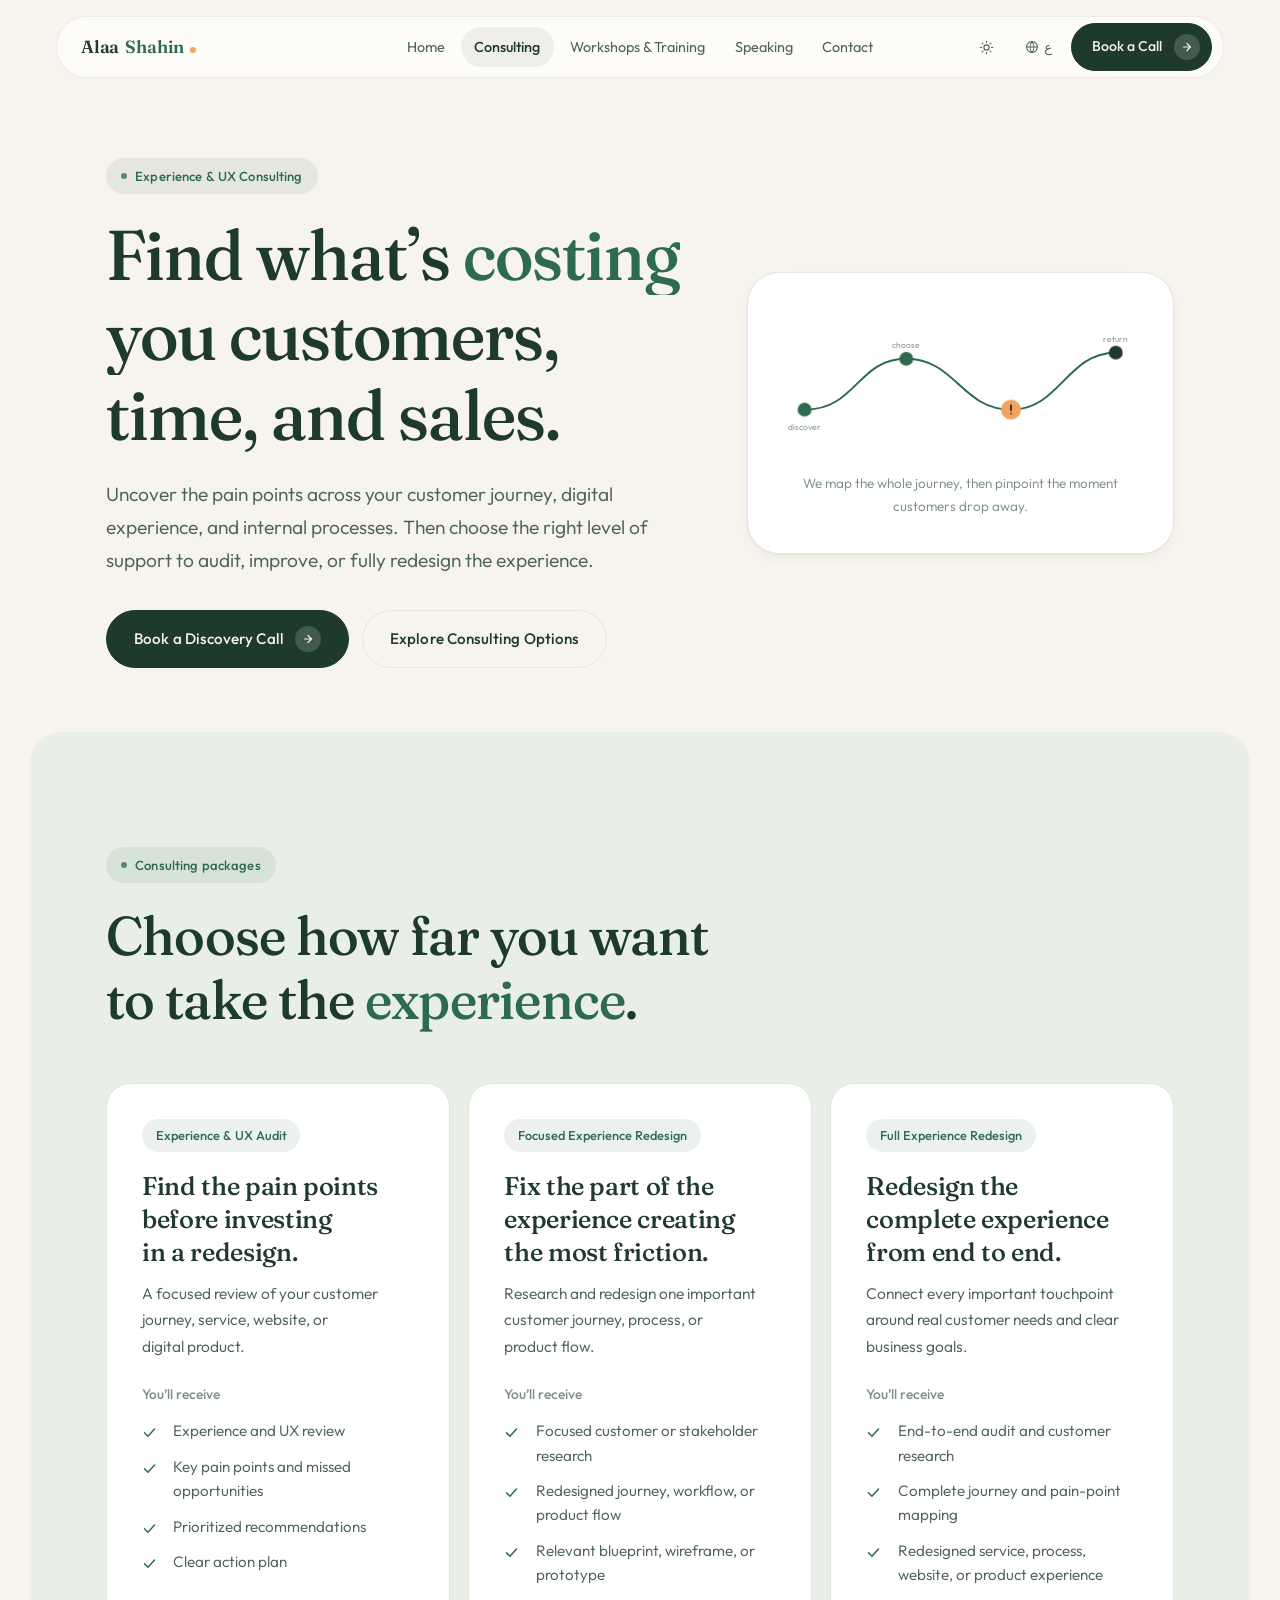
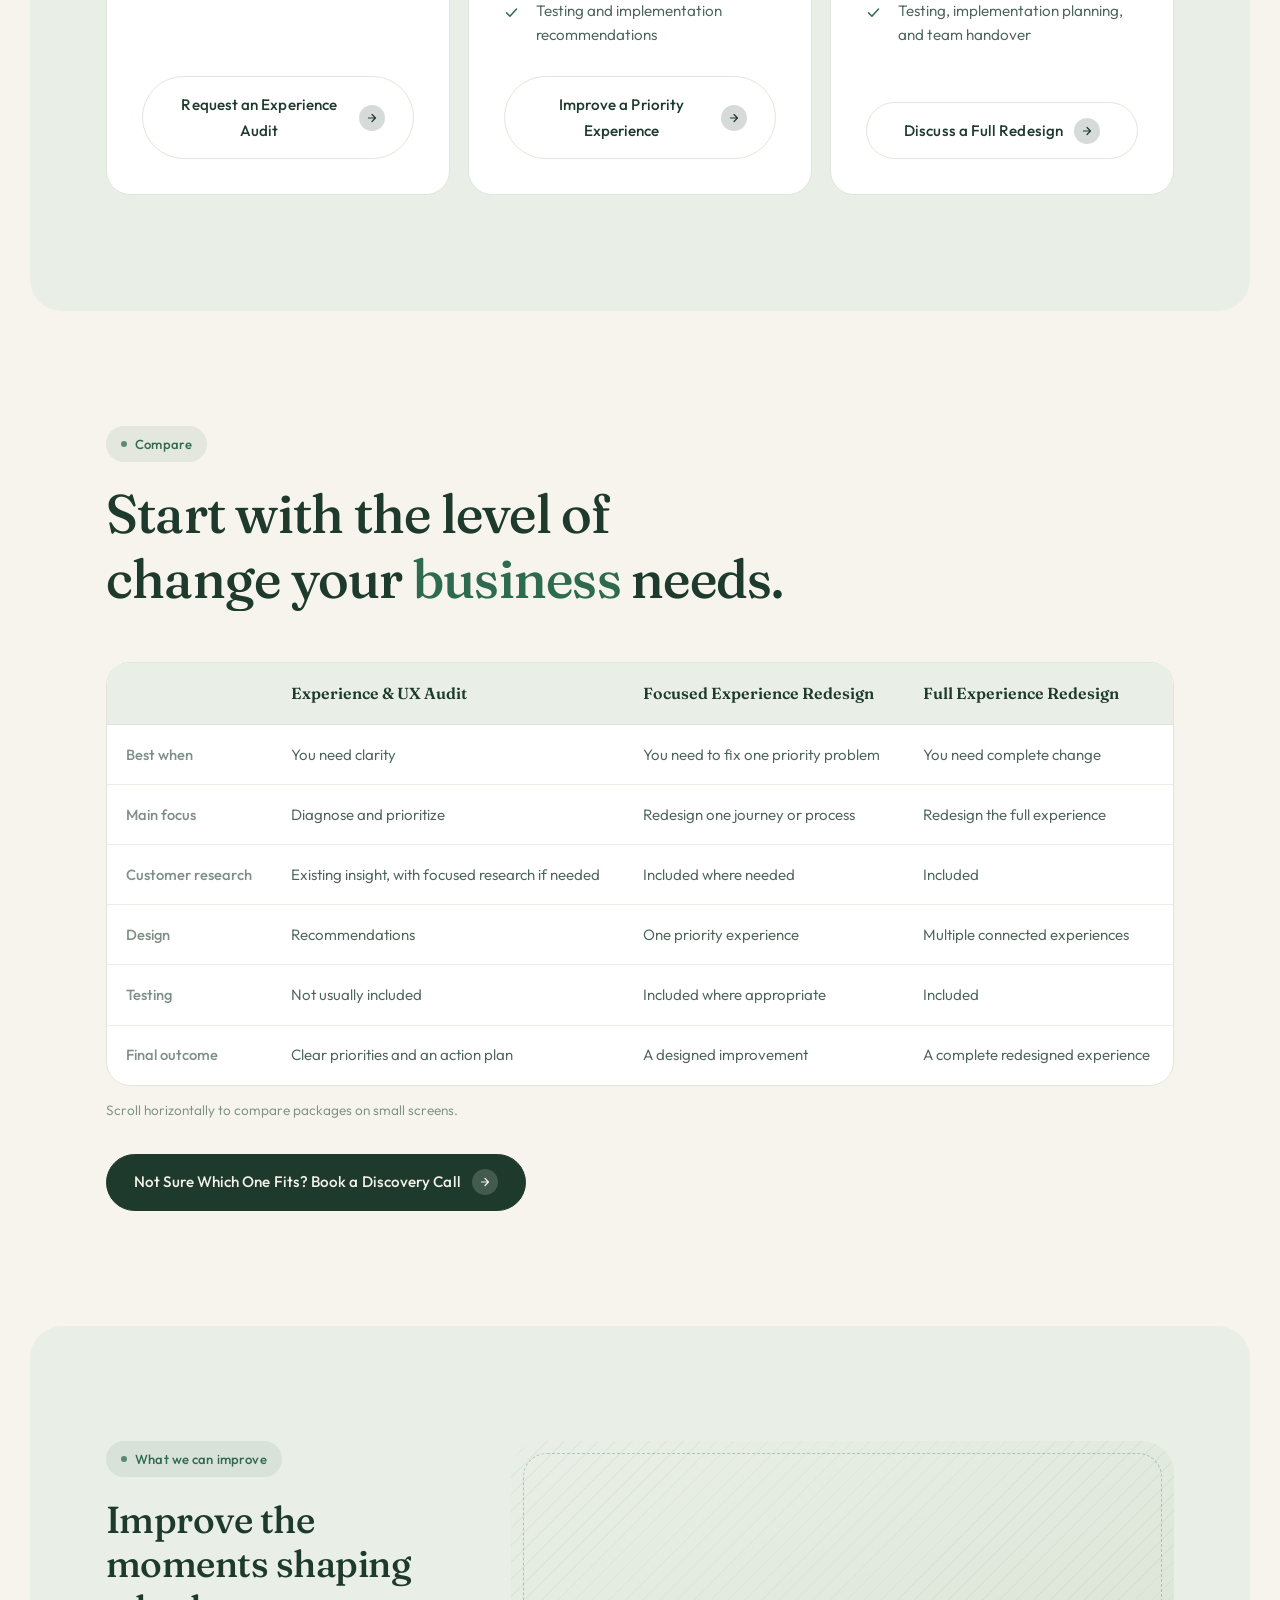
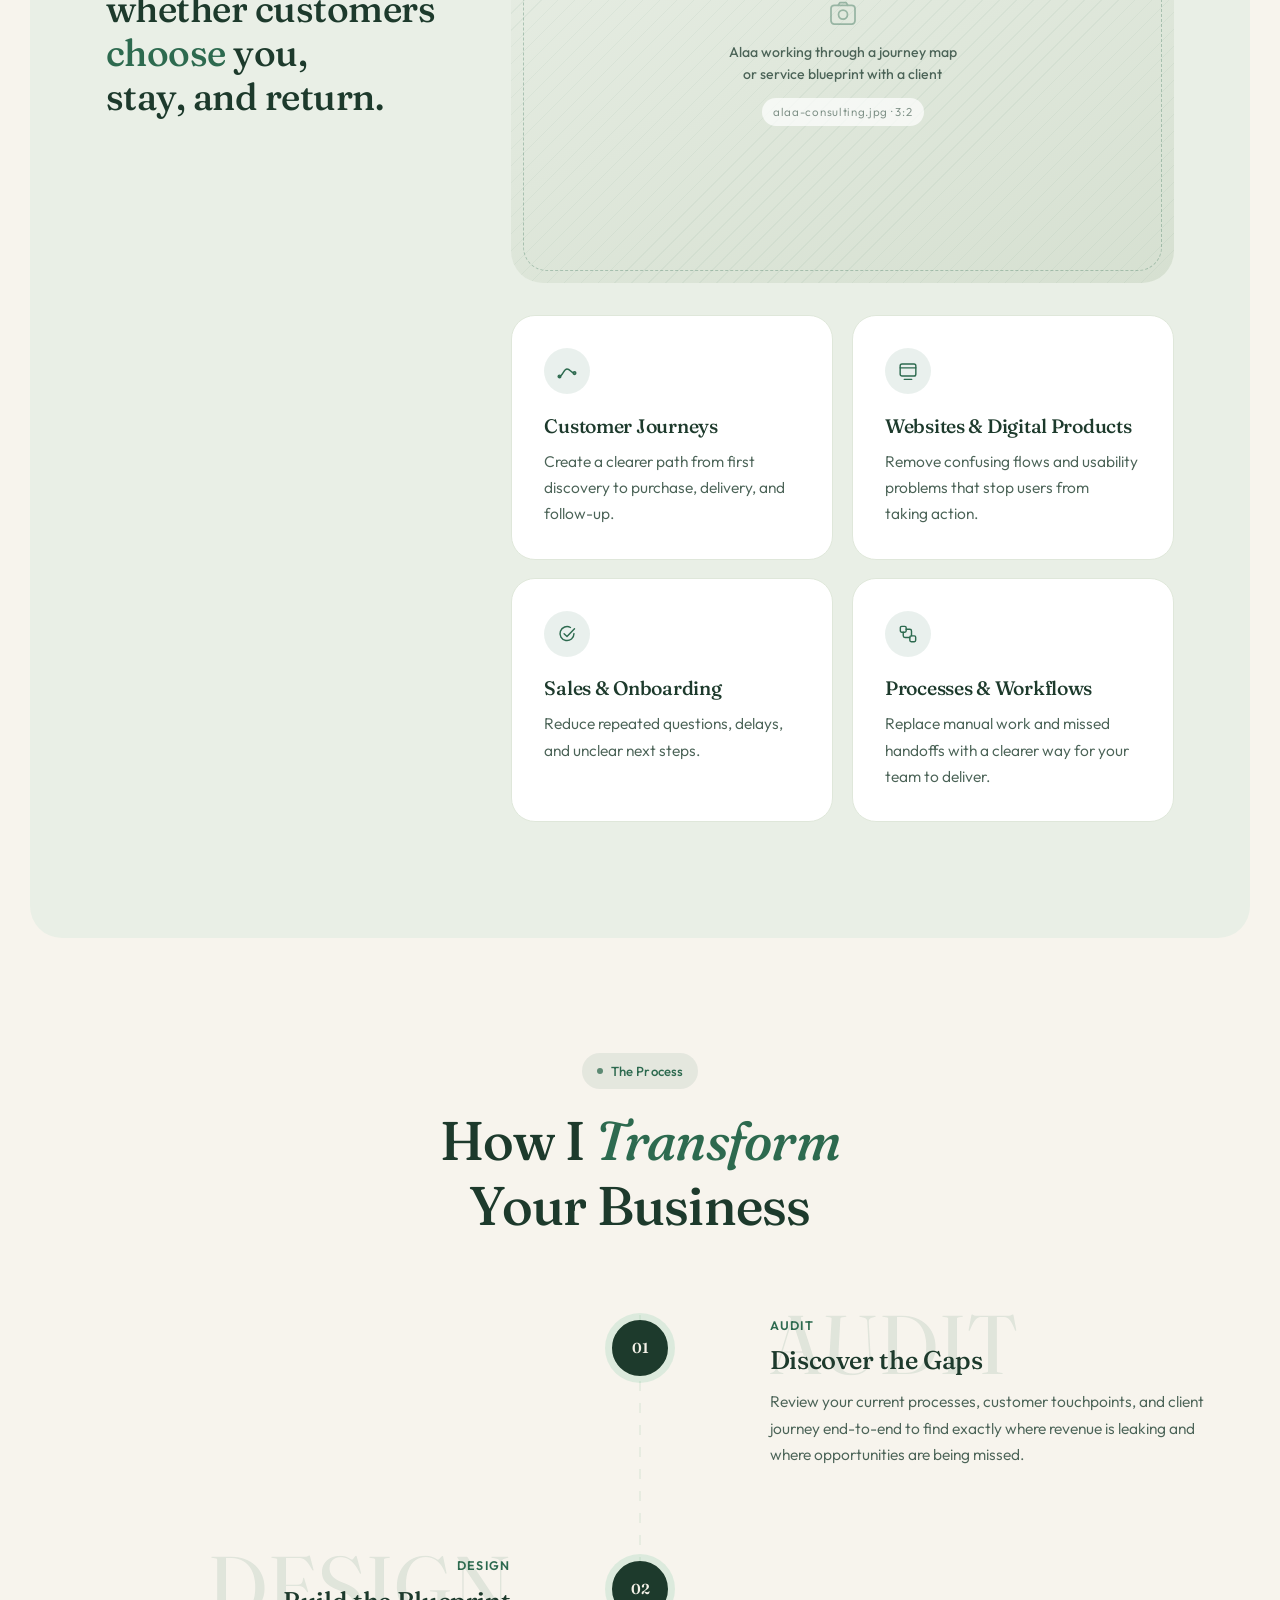
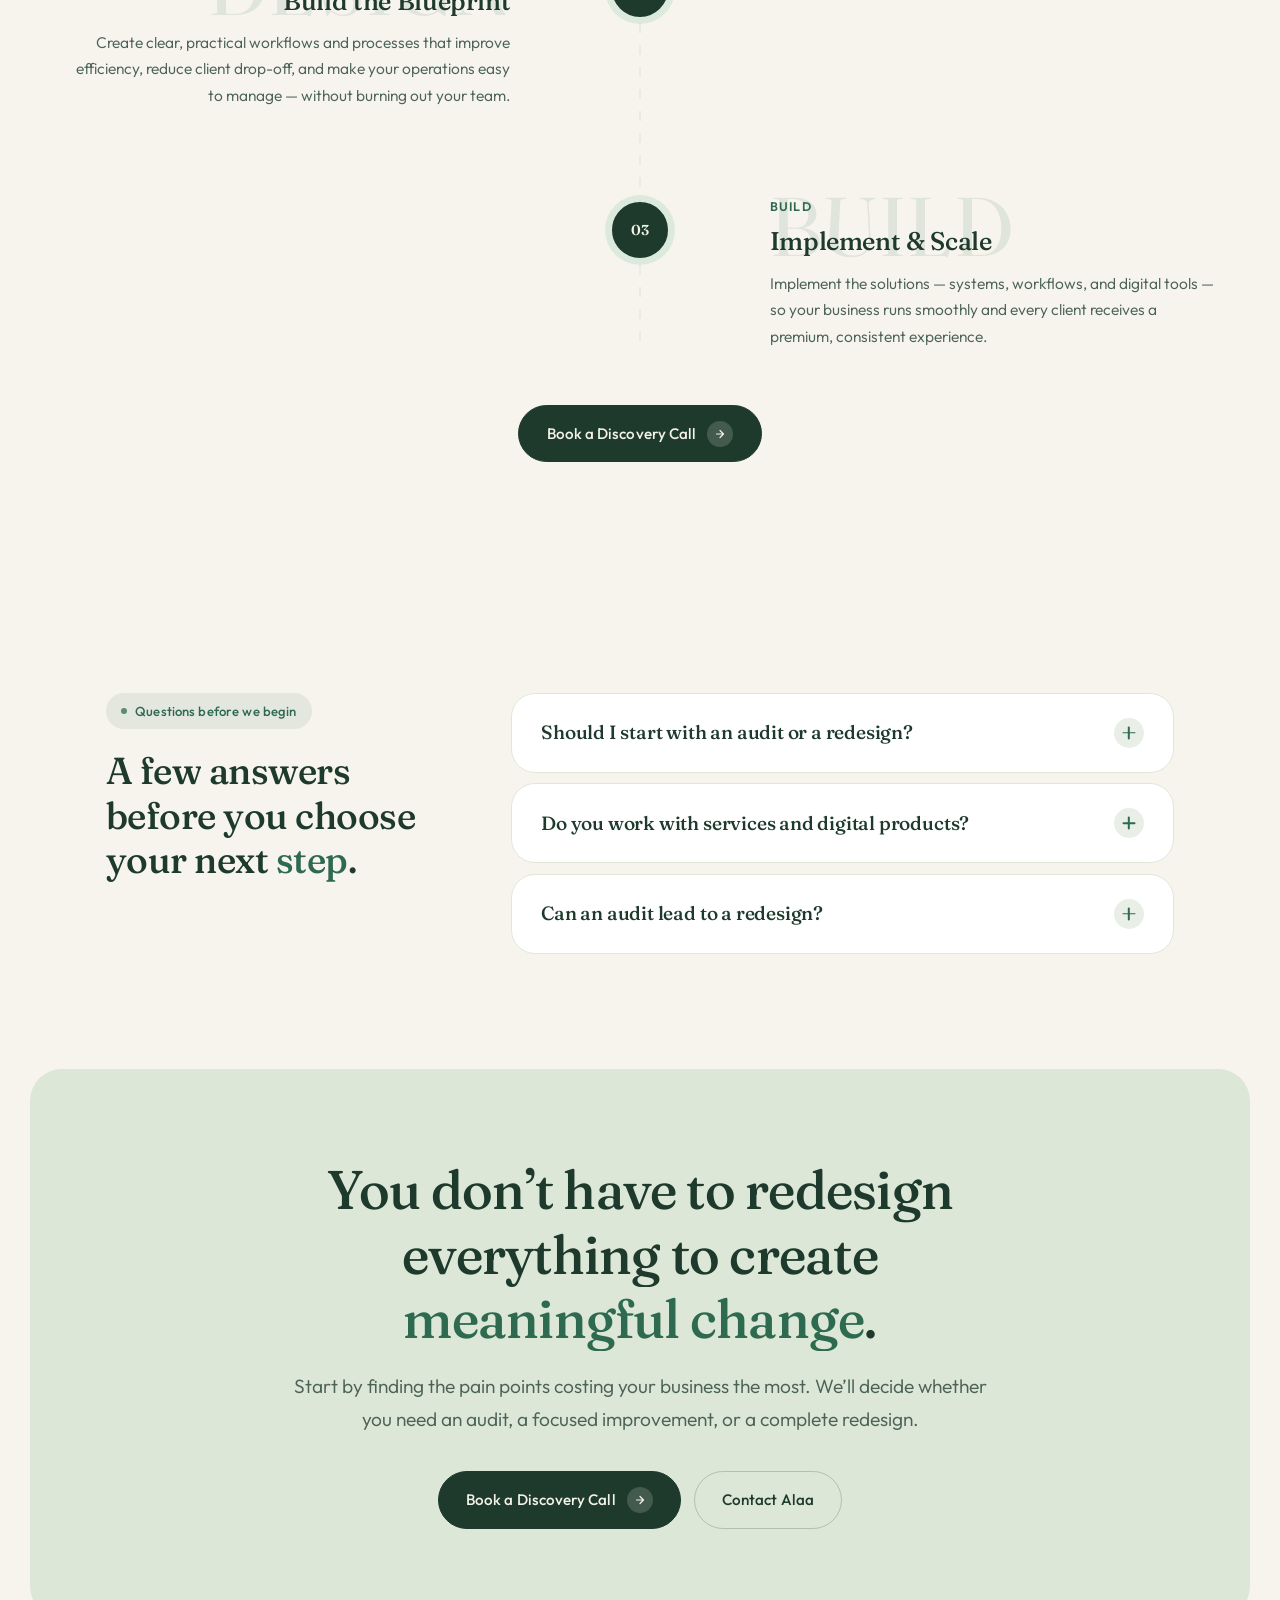
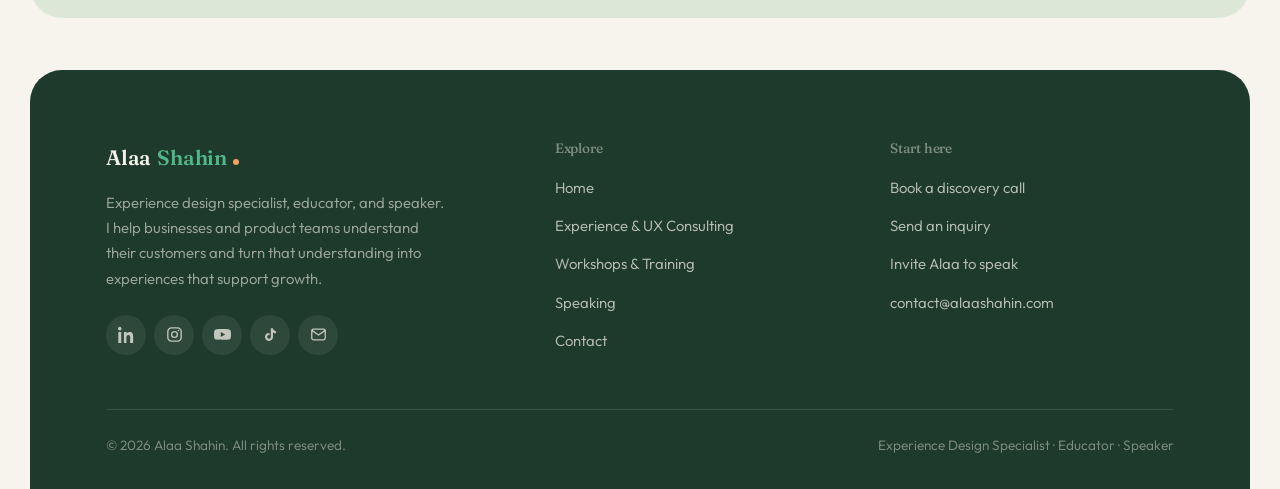
<file: experience-ux-consulting/index.html>
<!DOCTYPE html>
<!--
  Built from .build/build-*.sh + .build/frag.sh (see .build/README.md).
  Hand edits here are fine, but re-running the build overwrites them —
  put shared header/footer/process changes in .build/frag.sh instead.
-->
<html lang="en" dir="ltr" data-theme="light">
<head>
<meta charset="utf-8">
<meta name="viewport" content="width=device-width, initial-scale=1, viewport-fit=cover">
<title>Experience &amp; UX Consulting — Alaa Shahin</title>
<meta name="description" content="Uncover the pain points across your customer journey, digital experience, and internal processes — then audit, improve, or fully redesign the experience with Alaa Shahin.">
<link rel="canonical" href="https://alaashahin.com/experience-ux-consulting/">
<meta name="theme-color" content="#F7F4ED">

<meta property="og:type" content="website">
<meta property="og:site_name" content="Alaa Shahin">
<meta property="og:title" content="Experience &amp; UX Consulting — Alaa Shahin">
<meta property="og:description" content="Uncover the pain points across your customer journey, digital experience, and internal processes — then audit, improve, or fully redesign the experience with Alaa Shahin.">
<meta property="og:url" content="https://alaashahin.com/experience-ux-consulting/">
<meta name="twitter:card" content="summary_large_image">

<link rel="icon" href="data:image/svg+xml,<svg xmlns=%27http://www.w3.org/2000/svg%27 viewBox=%270 0 100 100%27><rect width=%27100%27 height=%27100%27 rx=%2718%27 fill=%27%231B4332%27/><circle cx=%2750%27 cy=%2750%27 r=%2716%27 fill=%27%23F4A261%27/></svg>">

<link rel="preconnect" href="https://fonts.googleapis.com">
<link rel="preconnect" href="https://fonts.gstatic.com" crossorigin>
<link rel="stylesheet" href="https://fonts.googleapis.com/css2?family=Fraunces:ital,opsz,wght@0,9..144,300..600;1,9..144,300..500&family=Outfit:wght@300..700&family=Cairo:wght@300..800&display=swap">
<link rel="stylesheet" href="../assets/css/site.css">

<script>
/* Set theme + direction before first paint (no flash). */
(function(){
  document.documentElement.classList.add('js');
  try{
    var t = localStorage.getItem('as-theme');
    if(!t) t = matchMedia('(prefers-color-scheme: dark)').matches ? 'dark' : 'light';
    document.documentElement.setAttribute('data-theme', t);
    var l = localStorage.getItem('as-lang') || 'en';
    if(l === 'ar'){
      document.documentElement.lang = 'ar';
      document.documentElement.dir = 'rtl';
      /* Hold the first paint until the Arabic copy is swapped in, so
         Arabic visitors never see a flash of English. Released in site.js,
         and by this timer if the script never runs. */
      document.documentElement.classList.add('lang-boot');
      setTimeout(function(){ document.documentElement.classList.remove('lang-boot'); }, 1500);
    }
  }catch(e){}
})();
</script>
</head>
<body>
<a class="skip-link" href="#main" data-ar="تخطَّ إلى المحتوى">Skip to content</a>
<header class="site-head">
  <div class="wrap site-head__inner">
    <a class="brand" href="../index.html" aria-label="Alaa Shahin — home" data-ar="آلاء <span class='brand__last'>شاهين</span> <span class='brand__dot' aria-hidden='true'></span>">Alaa <span class="brand__last">Shahin</span> <span class="brand__dot" aria-hidden="true"></span></a>

    <nav class="nav" id="site-nav" aria-label="Main">
      <ul class="nav__list">
        <li><a class="nav__link" href="../index.html" data-ar="الرئيسية">Home</a></li>
        <li><a class="nav__link" href="../experience-ux-consulting/" aria-current="page" data-ar="الاستشارات">Consulting</a></li>
        <li><a class="nav__link" href="../workshops/" data-ar="ورش العمل والتدريب">Workshops &amp; Training</a></li>
        <li><a class="nav__link" href="../speaking/" data-ar="المحاضرات">Speaking</a></li>
        <li><a class="nav__link" href="../contact/" data-ar="تواصل">Contact</a></li>
      </ul>
      <a class="btn head-cta head-cta--drawer" href="https://calendar.app.google/dumF27oX3baRqBdA6" target="_blank" rel="noopener">
        <span data-ar="احجز مكالمة">Book a Call</span>
        <span class="btn__arrow" aria-hidden="true"><svg width="12" height="12" viewBox="0 0 24 24" fill="none" stroke="currentColor" stroke-width="2.4" stroke-linecap="round" stroke-linejoin="round"><path d="M5 12h13M12 5l7 7-7 7"/></svg></span>
      </a>
    </nav>

    <div class="head-tools">
      <button class="icon-btn icon-theme" type="button" data-theme-toggle aria-label="Toggle dark mode" data-ar-attr="aria-label:تبديل الوضع الداكن">
        <svg class="i-sun" width="15" height="15" viewBox="0 0 24 24" fill="none" stroke="currentColor" stroke-width="1.8" stroke-linecap="round" aria-hidden="true"><circle cx="12" cy="12" r="4.2"/><path d="M12 2v2M12 20v2M4.9 4.9l1.4 1.4M17.7 17.7l1.4 1.4M2 12h2M20 12h2M4.9 19.1l1.4-1.4M17.7 6.3l1.4-1.4"/></svg>
        <svg class="i-moon" width="15" height="15" viewBox="0 0 24 24" fill="none" stroke="currentColor" stroke-width="1.8" stroke-linecap="round" stroke-linejoin="round" aria-hidden="true"><path d="M20.5 13.3A8.4 8.4 0 0 1 10.7 3.5a8.5 8.5 0 1 0 9.8 9.8z"/></svg>
      </button>
      <button class="icon-btn" type="button" data-lang-toggle aria-label="Switch language" data-ar-attr="aria-label:تغيير اللغة">
        <svg width="14" height="14" viewBox="0 0 24 24" fill="none" stroke="currentColor" stroke-width="1.8" aria-hidden="true"><circle cx="12" cy="12" r="9.2"/><path d="M2.8 12h18.4M12 2.8a15 15 0 0 1 0 18.4 15 15 0 0 1 0-18.4z"/></svg>
        <span data-lang-label>ع</span>
      </button>
      <a class="btn head-cta head-cta--bar" href="https://calendar.app.google/dumF27oX3baRqBdA6" target="_blank" rel="noopener">
        <span data-ar="احجز مكالمة">Book a Call</span>
        <span class="btn__arrow" aria-hidden="true"><svg width="12" height="12" viewBox="0 0 24 24" fill="none" stroke="currentColor" stroke-width="2.4" stroke-linecap="round" stroke-linejoin="round"><path d="M5 12h13M12 5l7 7-7 7"/></svg></span>
      </a>
      <button class="burger" type="button" data-burger aria-label="Menu" aria-expanded="false" aria-controls="site-nav" data-ar-attr="aria-label:القائمة">
        <span></span><span></span><span></span>
      </button>
    </div>
  </div>
</header>

<main id="main">

<!-- ═══ HERO ═══════════════════════════════════════════════ -->
<section class="hero">
  <div class="wrap">
    <div class="hero__grid">
      <div>
        <p class="eyebrow reveal" data-ar="استشارات التجربة وتجربة المستخدم">Experience &amp; UX Consulting</p>
        <h1 class="hero__title display" data-mask data-ar="اكتشف ما الذي <em>يُكلّفك</em> عملاء ووقتاً ومبيعات.">Find what&rsquo;s <em>costing</em> you customers, time, and sales.</h1>
        <p class="hero__sub lede reveal" style="--d:2" data-ar="اكشف نقاط الألم عبر رحلة عميلك وتجربتك الرقمية وعملياتك الداخلية. ثم اختر مستوى الدعم المناسب لتدقيق التجربة أو تحسينها أو إعادة تصميمها بالكامل.">Uncover the pain points across your customer journey, digital experience, and internal processes. Then choose the right level of support to audit, improve, or fully redesign the experience.</p>
        <div class="hero__btns btn-group reveal" style="--d:3">
          <a class="btn" href="https://calendar.app.google/dumF27oX3baRqBdA6" target="_blank" rel="noopener">
            <span data-ar="احجز مكالمة استكشافية">Book a Discovery Call</span>
            <span class="btn__arrow" aria-hidden="true"><svg width="12" height="12" viewBox="0 0 24 24" fill="none" stroke="currentColor" stroke-width="2.4" stroke-linecap="round" stroke-linejoin="round"><path d="M5 12h13M12 5l7 7-7 7"/></svg></span>
          </a>
          <a class="btn btn--ghost" href="#consulting-options" data-ar="استكشف خيارات الاستشارة">Explore Consulting Options</a>
        </div>
      </div>

      <div class="figure-card reveal" style="--d:2">
        <svg class="diagram" viewBox="0 0 460 190" role="img" aria-labelledby="dj-t">
          <title id="dj-t">A customer journey with five touchpoints, the third flagged as the drop-off point</title>
          <path class="d-track" d="M28 132 C 96 132, 96 66, 160 66 S 232 132, 296 132 S 368 58, 432 58"
                fill="none" stroke-width="2" stroke-linecap="round" stroke-dasharray="5 7"/>
          <path class="d-path" style="--len:520" d="M28 132 C 96 132, 96 66, 160 66 S 232 132, 296 132 S 368 58, 432 58"
                fill="none" stroke-width="2.5" stroke-linecap="round"/>

          <g class="d-node"><circle cx="28"  cy="132" r="9" class="d-fill-mid"/></g>
          <g class="d-node"><circle cx="160" cy="66"  r="9" class="d-fill-mid"/></g>
          <g class="d-node">
            <circle cx="296" cy="132" r="13" class="d-fill-amber"/>
            <path d="M296 126.5v6M296 137h.01" stroke="#23301F" stroke-width="2.4" stroke-linecap="round"/>
          </g>
          <g class="d-node"><circle cx="432" cy="58"  r="9" class="d-fill-deep"/></g>

          <g class="d-flag">
            <rect x="238" y="158" width="118" height="24" rx="12" class="d-fill-soft"/>
            <text class="d-text" x="297" y="173" text-anchor="middle" data-ar="نقطة احتكاك">friction point</text>
          </g>

          <text class="d-text" x="28"  y="158" text-anchor="middle" data-ar="الاكتشاف">discover</text>
          <text class="d-text" x="160" y="52"  text-anchor="middle" data-ar="الاختيار">choose</text>
          <text class="d-text" x="432" y="44"  text-anchor="middle" data-ar="العودة">return</text>
        </svg>
        <p class="figure-card__cap" data-ar="نرسم الرحلة كاملة، ثم نحدّد اللحظة التي ينسحب عندها العملاء.">We map the whole journey, then pinpoint the moment customers drop away.</p>
      </div>
    </div>
  </div>
</section>

<!-- ═══ PACKAGES ═══════════════════════════════════════════ -->
<section class="section section--tint" id="consulting-options">
  <div class="wrap">
    <p class="eyebrow reveal" data-ar="الباقات">Consulting packages</p>
    <h2 class="h-xl mt-2 measure" data-mask data-ar="اختر إلى أي مدى تريد أن تأخذ <em>التجربة</em>.">Choose how far you want to take the <em>experience</em>.</h2>

    <div class="pkgs mt-4">
      <article class="pkg reveal">
        <span class="pkg__tier" data-ar="تدقيق التجربة وتجربة المستخدم">Experience &amp; UX Audit</span>
        <h3 class="pkg__title h-md" data-ar="اعثر على نقاط الألم قبل الاستثمار في إعادة التصميم.">Find the pain points before investing in a redesign.</h3>
        <p class="pkg__desc" data-ar="مراجعة مركّزة لرحلة عميلك أو خدمتك أو موقعك أو منتجك الرقمي.">A focused review of your customer journey, service, website, or digital product.</p>
        <p class="pkg__listhead" data-ar="ما ستحصل عليه">You&rsquo;ll receive</p>
        <ul class="ticks">
          <li><svg width="15" height="15" viewBox="0 0 24 24" fill="none" stroke="currentColor" stroke-width="2.4" stroke-linecap="round" stroke-linejoin="round" aria-hidden="true"><path d="M4 12.5 9.5 18 20 6.5"/></svg><span data-ar="مراجعة التجربة وتجربة المستخدم">Experience and UX review</span></li>
          <li><svg width="15" height="15" viewBox="0 0 24 24" fill="none" stroke="currentColor" stroke-width="2.4" stroke-linecap="round" stroke-linejoin="round" aria-hidden="true"><path d="M4 12.5 9.5 18 20 6.5"/></svg><span data-ar="أبرز نقاط الألم والفرص الضائعة">Key pain points and missed opportunities</span></li>
          <li><svg width="15" height="15" viewBox="0 0 24 24" fill="none" stroke="currentColor" stroke-width="2.4" stroke-linecap="round" stroke-linejoin="round" aria-hidden="true"><path d="M4 12.5 9.5 18 20 6.5"/></svg><span data-ar="توصيات مرتّبة حسب الأولوية">Prioritized recommendations</span></li>
          <li><svg width="15" height="15" viewBox="0 0 24 24" fill="none" stroke="currentColor" stroke-width="2.4" stroke-linecap="round" stroke-linejoin="round" aria-hidden="true"><path d="M4 12.5 9.5 18 20 6.5"/></svg><span data-ar="خطة عمل واضحة">Clear action plan</span></li>
        </ul>
        <div class="pkg__foot">
          <a class="btn btn--ghost" href="../contact/?service=experience-audit">
            <span data-ar="اطلب تدقيق تجربة">Request an Experience Audit</span>
            <span class="btn__arrow" aria-hidden="true"><svg width="12" height="12" viewBox="0 0 24 24" fill="none" stroke="currentColor" stroke-width="2.4" stroke-linecap="round" stroke-linejoin="round"><path d="M5 12h13M12 5l7 7-7 7"/></svg></span>
          </a>
        </div>
      </article>

      <article class="pkg reveal" style="--d:1">
        <span class="pkg__tier" data-ar="إعادة تصميم مركّزة للتجربة">Focused Experience Redesign</span>
        <h3 class="pkg__title h-md" data-ar="أصلح الجزء الذي يُسبّب أكبر احتكاك في التجربة.">Fix the part of the experience creating the most friction.</h3>
        <p class="pkg__desc" data-ar="بحث وإعادة تصميم لرحلة عميل أو عملية أو مسار منتج واحد مهم.">Research and redesign one important customer journey, process, or product flow.</p>
        <p class="pkg__listhead" data-ar="ما ستحصل عليه">You&rsquo;ll receive</p>
        <ul class="ticks">
          <li><svg width="15" height="15" viewBox="0 0 24 24" fill="none" stroke="currentColor" stroke-width="2.4" stroke-linecap="round" stroke-linejoin="round" aria-hidden="true"><path d="M4 12.5 9.5 18 20 6.5"/></svg><span data-ar="بحث مركّز مع العملاء أو أصحاب المصلحة">Focused customer or stakeholder research</span></li>
          <li><svg width="15" height="15" viewBox="0 0 24 24" fill="none" stroke="currentColor" stroke-width="2.4" stroke-linecap="round" stroke-linejoin="round" aria-hidden="true"><path d="M4 12.5 9.5 18 20 6.5"/></svg><span data-ar="رحلة أو مسار عمل أو مسار منتج مُعاد تصميمه">Redesigned journey, workflow, or product flow</span></li>
          <li><svg width="15" height="15" viewBox="0 0 24 24" fill="none" stroke="currentColor" stroke-width="2.4" stroke-linecap="round" stroke-linejoin="round" aria-hidden="true"><path d="M4 12.5 9.5 18 20 6.5"/></svg><span data-ar="مخطط أو إطار سلكي أو نموذج أولي حسب الحاجة">Relevant blueprint, wireframe, or prototype</span></li>
          <li><svg width="15" height="15" viewBox="0 0 24 24" fill="none" stroke="currentColor" stroke-width="2.4" stroke-linecap="round" stroke-linejoin="round" aria-hidden="true"><path d="M4 12.5 9.5 18 20 6.5"/></svg><span data-ar="توصيات للاختبار والتنفيذ">Testing and implementation recommendations</span></li>
        </ul>
        <div class="pkg__foot">
          <a class="btn btn--ghost" href="../contact/?service=focused-redesign">
            <span data-ar="حسّن تجربة ذات أولوية">Improve a Priority Experience</span>
            <span class="btn__arrow" aria-hidden="true"><svg width="12" height="12" viewBox="0 0 24 24" fill="none" stroke="currentColor" stroke-width="2.4" stroke-linecap="round" stroke-linejoin="round"><path d="M5 12h13M12 5l7 7-7 7"/></svg></span>
          </a>
        </div>
      </article>

      <article class="pkg reveal" style="--d:2">
        <span class="pkg__tier" data-ar="إعادة تصميم كاملة للتجربة">Full Experience Redesign</span>
        <h3 class="pkg__title h-md" data-ar="أعد تصميم التجربة الكاملة من البداية إلى النهاية.">Redesign the complete experience from end to end.</h3>
        <p class="pkg__desc" data-ar="اربط كل نقطة تواصل مهمة حول احتياجات حقيقية للعملاء وأهداف عمل واضحة.">Connect every important touchpoint around real customer needs and clear business goals.</p>
        <p class="pkg__listhead" data-ar="ما ستحصل عليه">You&rsquo;ll receive</p>
        <ul class="ticks">
          <li><svg width="15" height="15" viewBox="0 0 24 24" fill="none" stroke="currentColor" stroke-width="2.4" stroke-linecap="round" stroke-linejoin="round" aria-hidden="true"><path d="M4 12.5 9.5 18 20 6.5"/></svg><span data-ar="تدقيق شامل وبحث مع العملاء">End-to-end audit and customer research</span></li>
          <li><svg width="15" height="15" viewBox="0 0 24 24" fill="none" stroke="currentColor" stroke-width="2.4" stroke-linecap="round" stroke-linejoin="round" aria-hidden="true"><path d="M4 12.5 9.5 18 20 6.5"/></svg><span data-ar="رسم كامل للرحلة ونقاط الألم">Complete journey and pain-point mapping</span></li>
          <li><svg width="15" height="15" viewBox="0 0 24 24" fill="none" stroke="currentColor" stroke-width="2.4" stroke-linecap="round" stroke-linejoin="round" aria-hidden="true"><path d="M4 12.5 9.5 18 20 6.5"/></svg><span data-ar="إعادة تصميم الخدمة أو العملية أو الموقع أو تجربة المنتج">Redesigned service, process, website, or product experience</span></li>
          <li><svg width="15" height="15" viewBox="0 0 24 24" fill="none" stroke="currentColor" stroke-width="2.4" stroke-linecap="round" stroke-linejoin="round" aria-hidden="true"><path d="M4 12.5 9.5 18 20 6.5"/></svg><span data-ar="الاختبار وتخطيط التنفيذ وتسليم الفريق">Testing, implementation planning, and team handover</span></li>
        </ul>
        <div class="pkg__foot">
          <a class="btn btn--ghost" href="../contact/?service=full-redesign">
            <span data-ar="ناقش إعادة تصميم كاملة">Discuss a Full Redesign</span>
            <span class="btn__arrow" aria-hidden="true"><svg width="12" height="12" viewBox="0 0 24 24" fill="none" stroke="currentColor" stroke-width="2.4" stroke-linecap="round" stroke-linejoin="round"><path d="M5 12h13M12 5l7 7-7 7"/></svg></span>
          </a>
        </div>
      </article>
    </div>
  </div>
</section>

<!-- ═══ COMPARISON ═════════════════════════════════════════ -->
<section class="section">
  <div class="wrap">
    <p class="eyebrow reveal" data-ar="المقارنة">Compare</p>
    <h2 class="h-xl mt-2 measure" data-mask data-ar="ابدأ من مستوى التغيير الذي يحتاجه <em>عملك</em>.">Start with the level of change your <em>business</em> needs.</h2>

    <div class="table-scroll mt-4 reveal">
      <table class="ctable">
        <caption class="vh">Comparison of the three consulting packages</caption>
        <thead>
          <tr>
            <th scope="col"><span class="vh">Criteria</span></th>
            <th scope="col" data-ar="تدقيق التجربة وتجربة المستخدم">Experience &amp; UX Audit</th>
            <th scope="col" data-ar="إعادة تصميم مركّزة">Focused Experience Redesign</th>
            <th scope="col" data-ar="إعادة تصميم كاملة">Full Experience Redesign</th>
          </tr>
        </thead>
        <tbody>
          <tr>
            <th scope="row" data-ar="الأنسب حين">Best when</th>
            <td data-ar="تحتاج إلى وضوح">You need clarity</td>
            <td data-ar="تحتاج إلى إصلاح مشكلة ذات أولوية">You need to fix one priority problem</td>
            <td data-ar="تحتاج إلى تغيير كامل">You need complete change</td>
          </tr>
          <tr>
            <th scope="row" data-ar="التركيز الأساسي">Main focus</th>
            <td data-ar="التشخيص وترتيب الأولويات">Diagnose and prioritize</td>
            <td data-ar="إعادة تصميم رحلة أو عملية واحدة">Redesign one journey or process</td>
            <td data-ar="إعادة تصميم التجربة الكاملة">Redesign the full experience</td>
          </tr>
          <tr>
            <th scope="row" data-ar="بحث العملاء">Customer research</th>
            <td data-ar="رؤى موجودة، مع بحث مركّز عند الحاجة">Existing insight, with focused research if needed</td>
            <td data-ar="مُدرج عند الحاجة">Included where needed</td>
            <td data-ar="مُدرج">Included</td>
          </tr>
          <tr>
            <th scope="row" data-ar="التصميم">Design</th>
            <td data-ar="توصيات">Recommendations</td>
            <td data-ar="تجربة واحدة ذات أولوية">One priority experience</td>
            <td data-ar="تجارب متعددة مترابطة">Multiple connected experiences</td>
          </tr>
          <tr>
            <th scope="row" data-ar="الاختبار">Testing</th>
            <td data-ar="غير مُدرج عادةً">Not usually included</td>
            <td data-ar="مُدرج عند المناسبة">Included where appropriate</td>
            <td data-ar="مُدرج">Included</td>
          </tr>
          <tr>
            <th scope="row" data-ar="النتيجة النهائية">Final outcome</th>
            <td data-ar="أولويات واضحة وخطة عمل">Clear priorities and an action plan</td>
            <td data-ar="تحسين مُصمَّم">A designed improvement</td>
            <td data-ar="تجربة كاملة مُعاد تصميمها">A complete redesigned experience</td>
          </tr>
        </tbody>
      </table>
    </div>
    <p class="table-hint" data-ar="مرّر أفقياً لمقارنة الباقات على الشاشات الصغيرة.">Scroll horizontally to compare packages on small screens.</p>

    <div class="btn-group mt-3 reveal">
      <a class="btn" href="https://calendar.app.google/dumF27oX3baRqBdA6" target="_blank" rel="noopener">
        <span data-ar="غير متأكد أيها يناسبك؟ احجز مكالمة استكشافية">Not Sure Which One Fits? Book a Discovery Call</span>
        <span class="btn__arrow" aria-hidden="true"><svg width="12" height="12" viewBox="0 0 24 24" fill="none" stroke="currentColor" stroke-width="2.4" stroke-linecap="round" stroke-linejoin="round"><path d="M5 12h13M12 5l7 7-7 7"/></svg></span>
      </a>
    </div>
  </div>
</section>

<!-- ═══ WHAT WE CAN IMPROVE ════════════════════════════════ -->
<section class="section section--tint">
  <div class="wrap">
    <div class="split">
      <div class="split__rail">
        <p class="eyebrow reveal" data-ar="ما يمكننا تحسينه">What we can improve</p>
        <h2 class="h-xl mt-2" data-mask data-ar="حسّن اللحظات التي تُحدّد ما إذا كان العملاء <em>سيختارونك</em> ويبقون ويعودون.">Improve the moments shaping whether customers <em>choose</em> you, stay, and return.</h2>
      </div>

      <div>
        <figure class="photo photo--landscape reveal">
          <!-- SWAP: assets/img/alaa-consulting.jpg -->
          <div class="photo__ph">
            <svg class="photo__icon" width="30" height="30" viewBox="0 0 24 24" fill="none" stroke="currentColor" stroke-width="1.4" stroke-linecap="round" stroke-linejoin="round" aria-hidden="true"><rect x="2.4" y="5" width="19.2" height="15" rx="2.6"/><circle cx="12" cy="12.5" r="3.6"/><path d="M8.2 5 9.6 2.8h4.8L15.8 5"/></svg>
            <span class="photo__label" data-ar="آلاء أثناء العمل على خريطة رحلة أو مخطط خدمة مع عميل">Alaa working through a journey map or service blueprint with a client</span>
            <span class="photo__spec">alaa-consulting.jpg &middot; 3:2</span>
          </div>
        </figure>
      <div class="cards cards--2 mt-3">
        <article class="card reveal">
          <div class="card__icon" aria-hidden="true"><svg width="20" height="20" viewBox="0 0 24 24" fill="none" stroke="currentColor" stroke-width="1.7" stroke-linecap="round" stroke-linejoin="round"><path d="M3 18.5c4-.5 5-9 9-9s5 5.5 9 5"/><circle cx="3" cy="18.5" r="1.6"/><circle cx="21" cy="14.5" r="1.6"/></svg></div>
          <h3 class="card__title h-sm" data-ar="رحلات العملاء">Customer Journeys</h3>
          <p class="card__desc" data-ar="ارسم مساراً أوضح من الاكتشاف الأول إلى الشراء والتسليم والمتابعة.">Create a clearer path from first discovery to purchase, delivery, and follow-up.</p>
        </article>
        <article class="card reveal" style="--d:1">
          <div class="card__icon" aria-hidden="true"><svg width="20" height="20" viewBox="0 0 24 24" fill="none" stroke="currentColor" stroke-width="1.7" stroke-linecap="round" stroke-linejoin="round"><rect x="2.6" y="3.6" width="18.8" height="14.4" rx="2.2"/><path d="M2.6 8.2h18.8M7.5 22h9"/></svg></div>
          <h3 class="card__title h-sm" data-ar="المواقع والمنتجات الرقمية">Websites &amp; Digital Products</h3>
          <p class="card__desc" data-ar="أزل المسارات المربكة ومشكلات الاستخدام التي تمنع المستخدمين من اتخاذ إجراء.">Remove confusing flows and usability problems that stop users from taking action.</p>
        </article>
        <article class="card reveal" style="--d:1">
          <div class="card__icon" aria-hidden="true"><svg width="20" height="20" viewBox="0 0 24 24" fill="none" stroke="currentColor" stroke-width="1.7" stroke-linecap="round" stroke-linejoin="round"><path d="M20.4 11.5a8.4 8.4 0 1 1-4.2-7.3"/><path d="M8.5 11.8 12 15l9-9.4"/></svg></div>
          <h3 class="card__title h-sm" data-ar="المبيعات والاستقبال">Sales &amp; Onboarding</h3>
          <p class="card__desc" data-ar="قلّل الأسئلة المتكرّرة والتأخير والخطوات التالية غير الواضحة.">Reduce repeated questions, delays, and unclear next steps.</p>
        </article>
        <article class="card reveal" style="--d:2">
          <div class="card__icon" aria-hidden="true"><svg width="20" height="20" viewBox="0 0 24 24" fill="none" stroke="currentColor" stroke-width="1.7" stroke-linecap="round" stroke-linejoin="round"><rect x="2.8" y="2.8" width="7" height="7" rx="1.6"/><rect x="14.2" y="14.2" width="7" height="7" rx="1.6"/><path d="M9.8 6.3h4.4a2 2 0 0 1 2 2v5.9M6.3 9.8v4.4a2 2 0 0 0 2 2h5.9"/></svg></div>
          <h3 class="card__title h-sm" data-ar="العمليات ومسارات العمل">Processes &amp; Workflows</h3>
          <p class="card__desc" data-ar="استبدل العمل اليدوي والتسليمات الضائعة بطريقة أوضح لفريقك في التنفيذ.">Replace manual work and missed handoffs with a clearer way for your team to deliver.</p>
        </article>
      </div>
      </div>
    </div>
  </div>
</section>

<!-- ═══ PROCESS ════════════════════════════════════════════ -->
<section class="section">
  <div class="wrap">
    <div class="process-head">
      <p class="eyebrow reveal" data-ar="المنهجية">The Process</p>
      <h2 class="h-xl mt-2" data-mask data-ar="كيف <em>أُحوّل</em> عملك">How I <em>Transform</em> Your Business</h2>
    </div>
<div class="process" data-process>
  <div class="process__rail" aria-hidden="true">
    <div class="process__rail-track"></div>
    <div class="process__rail-fill"></div>
  </div>

  <article class="pstep">
    <div class="pstep__node" aria-hidden="true">01</div>
    <div class="pstep__body" data-ghost="Audit" data-ar-attr="data-ghost:تدقيق">
      <span class="pstep__label" data-ar="التدقيق">Audit</span>
      <h3 class="pstep__title h-md" data-ar="اكتشف الثغرات">Discover the Gaps</h3>
      <p class="pstep__desc" data-ar="مراجعة عملياتك الحالية ونقاط التواصل مع العملاء ورحلة العميل من البداية إلى النهاية، لتحديد أين تتسرّب الإيرادات بالضبط وأين تضيع الفرص.">Review your current processes, customer touchpoints, and client journey end-to-end to find exactly where revenue is leaking and where opportunities are being missed.</p>
    </div>
  </article>

  <article class="pstep">
    <div class="pstep__node" aria-hidden="true">02</div>
    <div class="pstep__body" data-ghost="Design" data-ar-attr="data-ghost:تصميم">
      <span class="pstep__label" data-ar="التصميم">Design</span>
      <h3 class="pstep__title h-md" data-ar="ابنِ المخطط">Build the Blueprint</h3>
      <p class="pstep__desc" data-ar="إنشاء مسارات عمل وعمليات واضحة وعملية تُحسّن الكفاءة وتقلّل انسحاب العملاء وتجعل إدارة عملياتك أسهل — دون إرهاق فريقك.">Create clear, practical workflows and processes that improve efficiency, reduce client drop-off, and make your operations easy to manage &mdash; without burning out your team.</p>
    </div>
  </article>

  <article class="pstep">
    <div class="pstep__node" aria-hidden="true">03</div>
    <div class="pstep__body" data-ghost="Build" data-ar-attr="data-ghost:تنفيذ">
      <span class="pstep__label" data-ar="التنفيذ">Build</span>
      <h3 class="pstep__title h-md" data-ar="نفّذ وتوسّع">Implement &amp; Scale</h3>
      <p class="pstep__desc" data-ar="تنفيذ الحلول — الأنظمة ومسارات العمل والأدوات الرقمية — ليعمل نشاطك بسلاسة ويحصل كل عميل على تجربة متميزة ومتّسقة.">Implement the solutions &mdash; systems, workflows, and digital tools &mdash; so your business runs smoothly and every client receives a premium, consistent experience.</p>
    </div>
  </article>
</div>
    <div class="process-cta reveal">
      <div class="btn-group">
        <a class="btn" href="https://calendar.app.google/dumF27oX3baRqBdA6" target="_blank" rel="noopener">
          <span data-ar="احجز مكالمة استكشافية">Book a Discovery Call</span>
          <span class="btn__arrow" aria-hidden="true"><svg width="12" height="12" viewBox="0 0 24 24" fill="none" stroke="currentColor" stroke-width="2.4" stroke-linecap="round" stroke-linejoin="round"><path d="M5 12h13M12 5l7 7-7 7"/></svg></span>
        </a>
      </div>
    </div>
  </div>
</section>

<!-- ═══ FAQ ════════════════════════════════════════════════ -->
<section class="section">
  <div class="wrap">
    <div class="split">
      <div class="split__rail">
        <p class="eyebrow reveal" data-ar="أسئلة قبل أن نبدأ">Questions before we begin</p>
        <h2 class="h-xl mt-2" data-mask data-ar="بعض الإجابات قبل أن تختار <em>خطوتك</em> التالية.">A few answers before you choose your next <em>step</em>.</h2>
      </div>

      <div class="faq" data-faq>
        <div class="faq__item">
          <h3><button class="faq__q" type="button" aria-expanded="false">
            <span data-ar="هل أبدأ بالتدقيق أم بإعادة التصميم؟">Should I start with an audit or a redesign?</span>
            <span class="faq__sign" aria-hidden="true"></span>
          </button></h3>
          <div class="faq__a"><div><p data-ar="اختر التدقيق حين لا تكون المشكلة واضحة. واختر إعادة تصميم مركّزة أو كاملة حين تفهم الأولوية وتكون مستعداً لتغيير التجربة.">Choose an audit when the problem isn&rsquo;t clear. Choose a focused or full redesign when you understand the priority and are ready to change the experience.</p></div></div>
        </div>
        <div class="faq__item">
          <h3><button class="faq__q" type="button" aria-expanded="false">
            <span data-ar="هل تعملين مع الخدمات والمنتجات الرقمية؟">Do you work with services and digital products?</span>
            <span class="faq__sign" aria-hidden="true"></span>
          </button></h3>
          <div class="faq__a"><div><p data-ar="نعم. يمكن أن يشمل العمل رحلات العملاء وتقديم الخدمة والعمليات الداخلية والمواقع والمنصات والتطبيقات.">Yes. The work can cover customer journeys, service delivery, internal processes, websites, platforms, or apps.</p></div></div>
        </div>
        <div class="faq__item">
          <h3><button class="faq__q" type="button" aria-expanded="false">
            <span data-ar="هل يمكن أن يقود التدقيق إلى إعادة تصميم؟">Can an audit lead to a redesign?</span>
            <span class="faq__sign" aria-hidden="true"></span>
          </button></h3>
          <div class="faq__a"><div><p data-ar="نعم. يمكن أن يكون التدقيق عملاً قائماً بذاته، أو أن يصبح المرحلة الأولى من إعادة تصميم مركّزة أو كاملة.">Yes. An audit can stand alone or become the first phase of a focused or full redesign.</p></div></div>
        </div>
      </div>
    </div>
  </div>
</section>

<!-- ═══ FINAL INVITATION ═══════════════════════════════════ -->
<section class="cta-band">
  <div class="wrap">
    <h2 class="h-xl" data-mask data-ar="لست مضطراً لإعادة تصميم كل شيء لإحداث <em>تغيير حقيقي</em>.">You don&rsquo;t have to redesign everything to create <em>meaningful change</em>.</h2>
    <p class="lede" data-ar="ابدأ بالعثور على نقاط الألم الأكثر كلفةً على عملك. وسنقرّر معاً ما إذا كنت تحتاج إلى تدقيق أو تحسين مركّز أو إعادة تصميم كاملة.">Start by finding the pain points costing your business the most. We&rsquo;ll decide whether you need an audit, a focused improvement, or a complete redesign.</p>
    <div class="btn-group">
      <a class="btn" href="https://calendar.app.google/dumF27oX3baRqBdA6" target="_blank" rel="noopener">
        <span data-ar="احجز مكالمة استكشافية">Book a Discovery Call</span>
        <span class="btn__arrow" aria-hidden="true"><svg width="12" height="12" viewBox="0 0 24 24" fill="none" stroke="currentColor" stroke-width="2.4" stroke-linecap="round" stroke-linejoin="round"><path d="M5 12h13M12 5l7 7-7 7"/></svg></span>
      </a>
      <a class="btn btn--ghost" href="../contact/" data-ar="تواصل مع آلاء">Contact Alaa</a>
    </div>
  </div>
</section>

</main>
<footer class="site-foot">
  <div class="wrap">
    <div class="foot__top">
      <div class="foot__brand">
        <a class="brand" href="../index.html" data-ar="آلاء <span class='brand__last'>شاهين</span> <span class='brand__dot' aria-hidden='true'></span>">Alaa <span class="brand__last">Shahin</span> <span class="brand__dot" aria-hidden="true"></span></a>
        <p class="foot__tag" data-ar="أخصائية تصميم تجربة ومدرِّبة ومتحدثة. أساعد الشركات وفرق المنتجات على فهم عملائها وتحويل ذلك الفهم إلى تجارب تدعم النمو.">Experience design specialist, educator, and speaker. I help businesses and product teams understand their customers and turn that understanding into experiences that support growth.</p>
        <div class="foot__socials">
          <a class="foot__social" href="https://www.linkedin.com/in/thealaashahin/" target="_blank" rel="noopener" aria-label="LinkedIn"><svg width="17" height="17" viewBox="0 0 24 24" fill="currentColor" aria-hidden="true"><path d="M4.98 3.5A2.5 2.5 0 1 1 0 3.5a2.5 2.5 0 0 1 4.98 0zM.4 8.4h4.2V24H.4zM8.3 8.4h4v2.13h.06c.56-1.06 1.93-2.18 3.97-2.18 4.25 0 5.03 2.8 5.03 6.43V24h-4.19v-7.36c0-1.76-.03-4.02-2.45-4.02-2.45 0-2.83 1.92-2.83 3.9V24H8.3z"/></svg></a>
          <a class="foot__social" href="https://www.instagram.com/thealaashahin/" target="_blank" rel="noopener" aria-label="Instagram"><svg width="17" height="17" viewBox="0 0 24 24" fill="none" stroke="currentColor" stroke-width="1.9" aria-hidden="true"><rect x="2.6" y="2.6" width="18.8" height="18.8" rx="5.2"/><circle cx="12" cy="12" r="4.1"/><circle cx="17.6" cy="6.4" r="1.15" fill="currentColor" stroke="none"/></svg></a>
          <a class="foot__social" href="https://www.youtube.com/@TheAlaaShahin" target="_blank" rel="noopener" aria-label="YouTube"><svg width="17" height="17" viewBox="0 0 24 24" fill="currentColor" aria-hidden="true"><path d="M23.5 6.9a3 3 0 0 0-2.1-2.1C19.5 4.3 12 4.3 12 4.3s-7.5 0-9.4.5A3 3 0 0 0 .5 6.9C0 8.8 0 12 0 12s0 3.2.5 5.1a3 3 0 0 0 2.1 2.1c1.9.5 9.4.5 9.4.5s7.5 0 9.4-.5a3 3 0 0 0 2.1-2.1C24 15.2 24 12 24 12s0-3.2-.5-5.1zM9.6 15.6V8.4l6.2 3.6z"/></svg></a>
          <a class="foot__social" href="https://www.tiktok.com/@thealaashahin" target="_blank" rel="noopener" aria-label="TikTok"><svg width="17" height="17" viewBox="0 0 24 24" fill="currentColor" aria-hidden="true"><path d="M16.6 5.82A4.28 4.28 0 0 1 15.54 3h-3.09v12.4a2.59 2.59 0 1 1-1.83-2.48V9.77a5.68 5.68 0 1 0 4.92 5.63V9.01a7.35 7.35 0 0 0 4.3 1.38V7.3a4.28 4.28 0 0 1-3.24-1.48z"/></svg></a>
          <a class="foot__social" href="mailto:contact@alaashahin.com" aria-label="Email"><svg width="17" height="17" viewBox="0 0 24 24" fill="none" stroke="currentColor" stroke-width="1.8" stroke-linecap="round" stroke-linejoin="round" aria-hidden="true"><rect x="2.5" y="4.5" width="19" height="15" rx="2.4"/><path d="m3 6.5 9 6.2 9-6.2"/></svg></a>
        </div>
      </div>

      <div>
        <h2 class="foot__h" data-ar="التنقّل">Explore</h2>
        <ul class="foot__list">
          <li><a href="../index.html" data-ar="الرئيسية">Home</a></li>
          <li><a href="../experience-ux-consulting/" data-ar="استشارات التجربة وتجربة المستخدم">Experience &amp; UX Consulting</a></li>
          <li><a href="../workshops/" data-ar="ورش العمل والتدريب">Workshops &amp; Training</a></li>
          <li><a href="../speaking/" data-ar="المحاضرات">Speaking</a></li>
          <li><a href="../contact/" data-ar="تواصل">Contact</a></li>
        </ul>
      </div>

      <div>
        <h2 class="foot__h" data-ar="ابدأ من هنا">Start here</h2>
        <ul class="foot__list">
          <li><a href="https://calendar.app.google/dumF27oX3baRqBdA6" target="_blank" rel="noopener" data-ar="احجز مكالمة استكشافية">Book a discovery call</a></li>
          <li><a href="../contact/#inquiry-form" data-ar="أرسل استفساراً">Send an inquiry</a></li>
          <li><a href="mailto:contact@alaashahin.com?subject=Invite%20Alaa%20to%20Speak" data-ar="ادعُ آلاء للتحدث">Invite Alaa to speak</a></li>
          <li><a href="mailto:contact@alaashahin.com">contact@alaashahin.com</a></li>
        </ul>
      </div>
    </div>

    <div class="foot__bot">
      <span>&copy; <span data-year>2026</span> <span data-ar="آلاء شاهين. جميع الحقوق محفوظة.">Alaa Shahin. All rights reserved.</span></span>
      <span data-ar="أخصائية تصميم تجربة · مدرِّبة · متحدثة">Experience Design Specialist &middot; Educator &middot; Speaker</span>
    </div>
  </div>
</footer>

<button class="to-top" type="button" data-to-top aria-label="Back to top" data-ar-attr="aria-label:العودة إلى الأعلى">
  <svg width="17" height="17" viewBox="0 0 24 24" fill="none" stroke="currentColor" stroke-width="2" stroke-linecap="round" stroke-linejoin="round" aria-hidden="true"><path d="M12 19V5M5 12l7-7 7 7"/></svg>
</button>

<script src="../assets/js/site.js" defer></script>
</body>
</html>
</file>
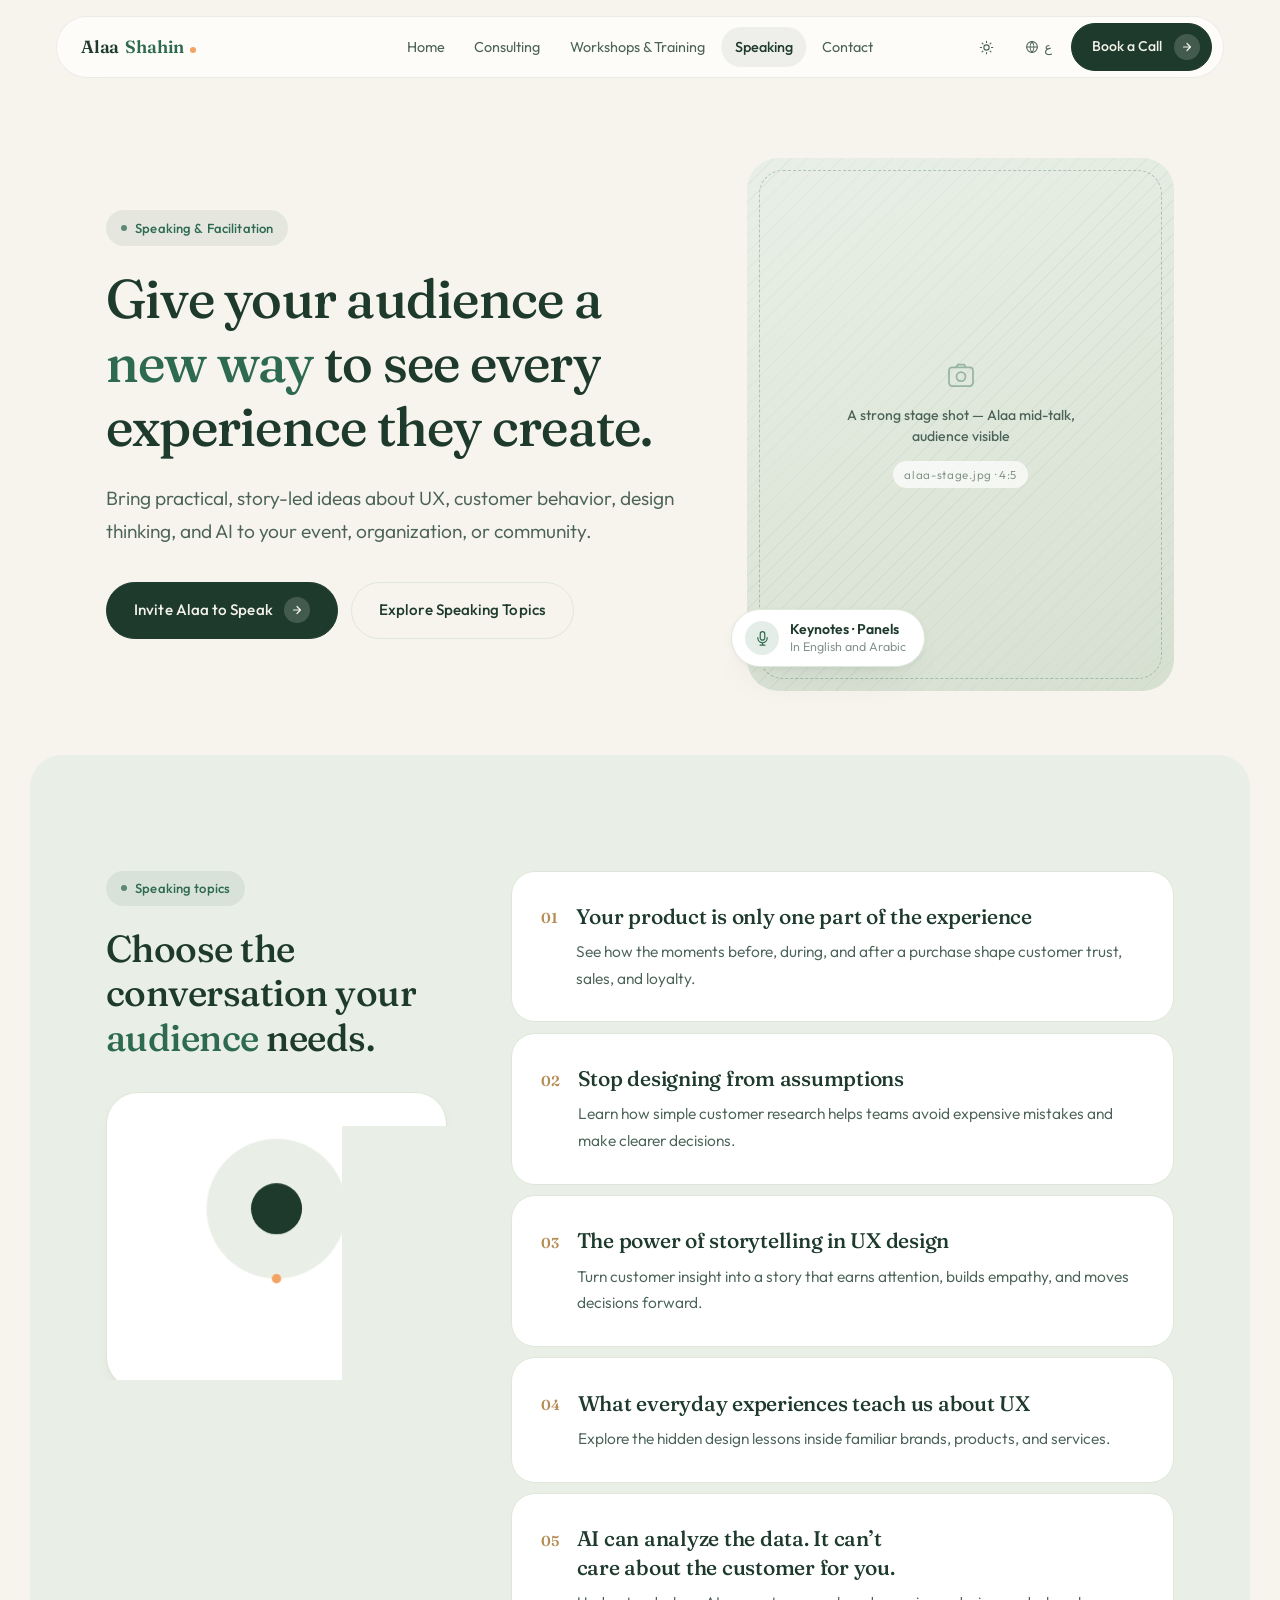
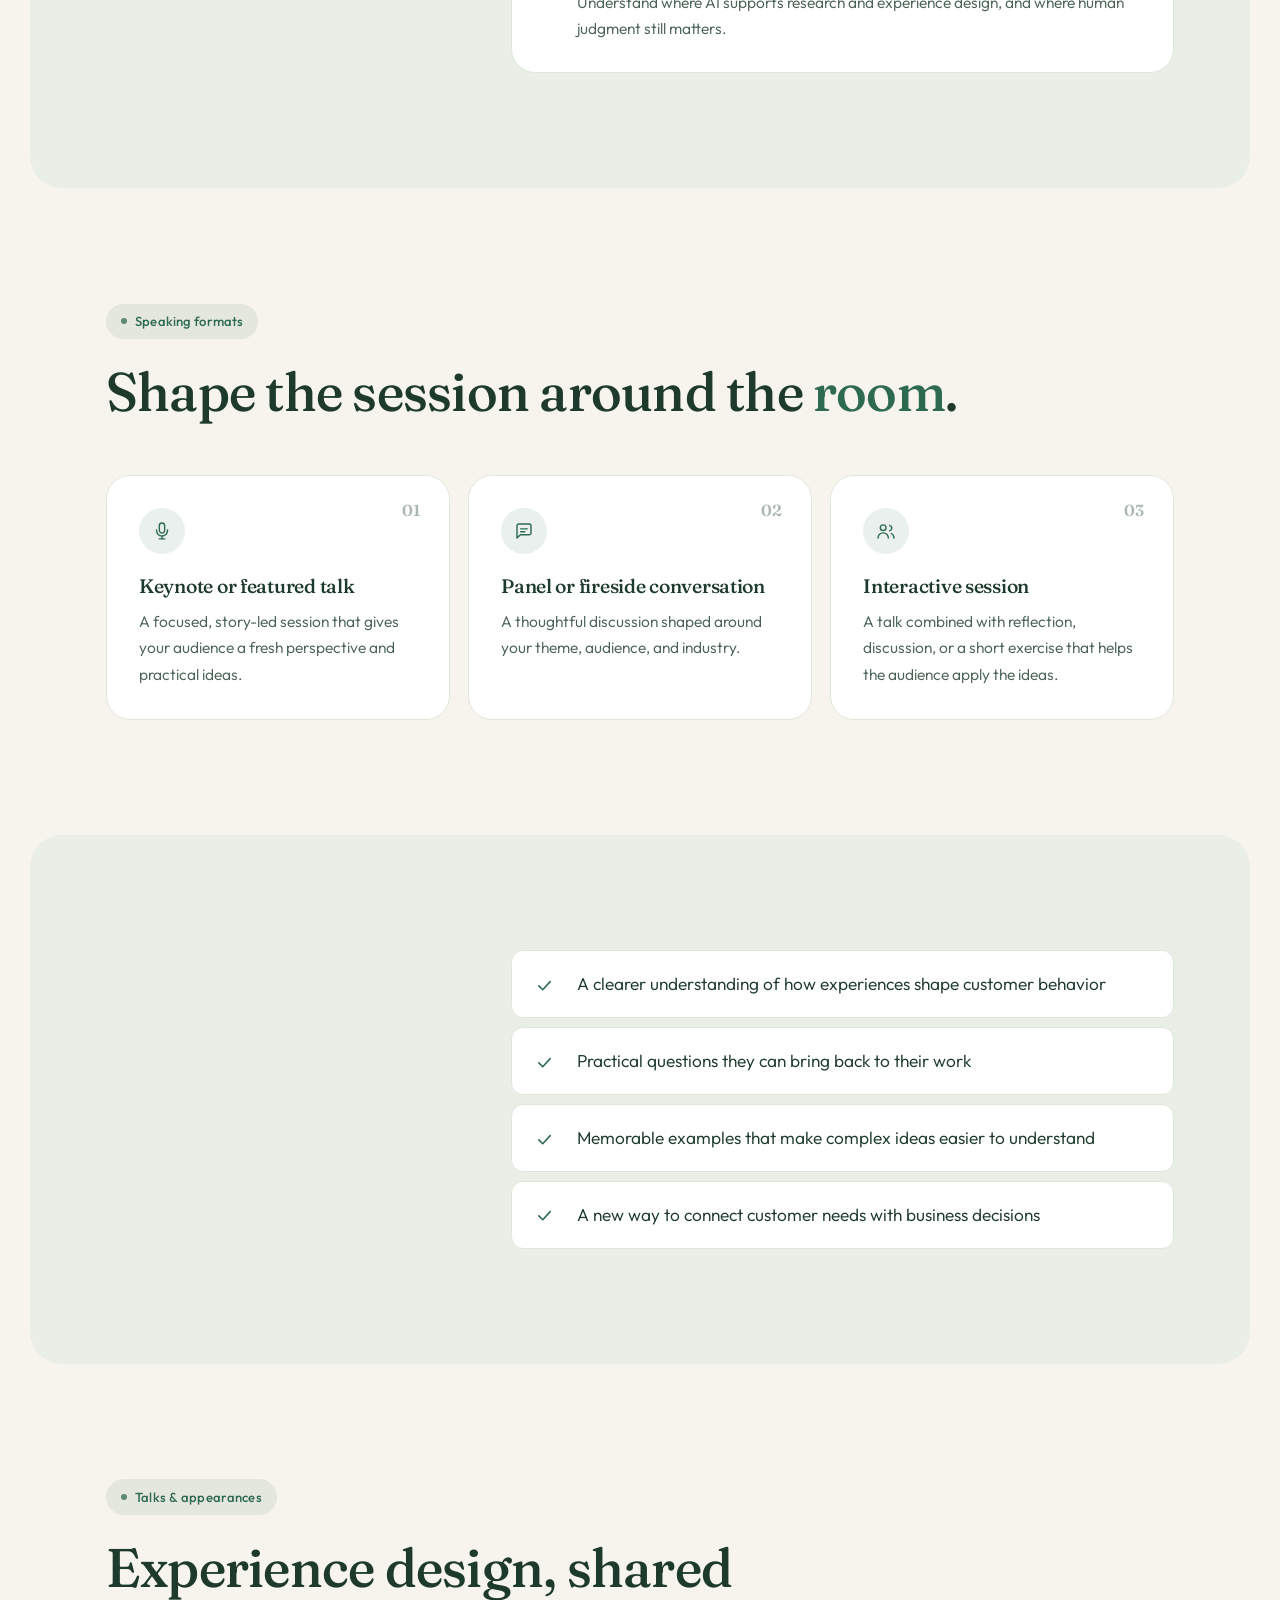
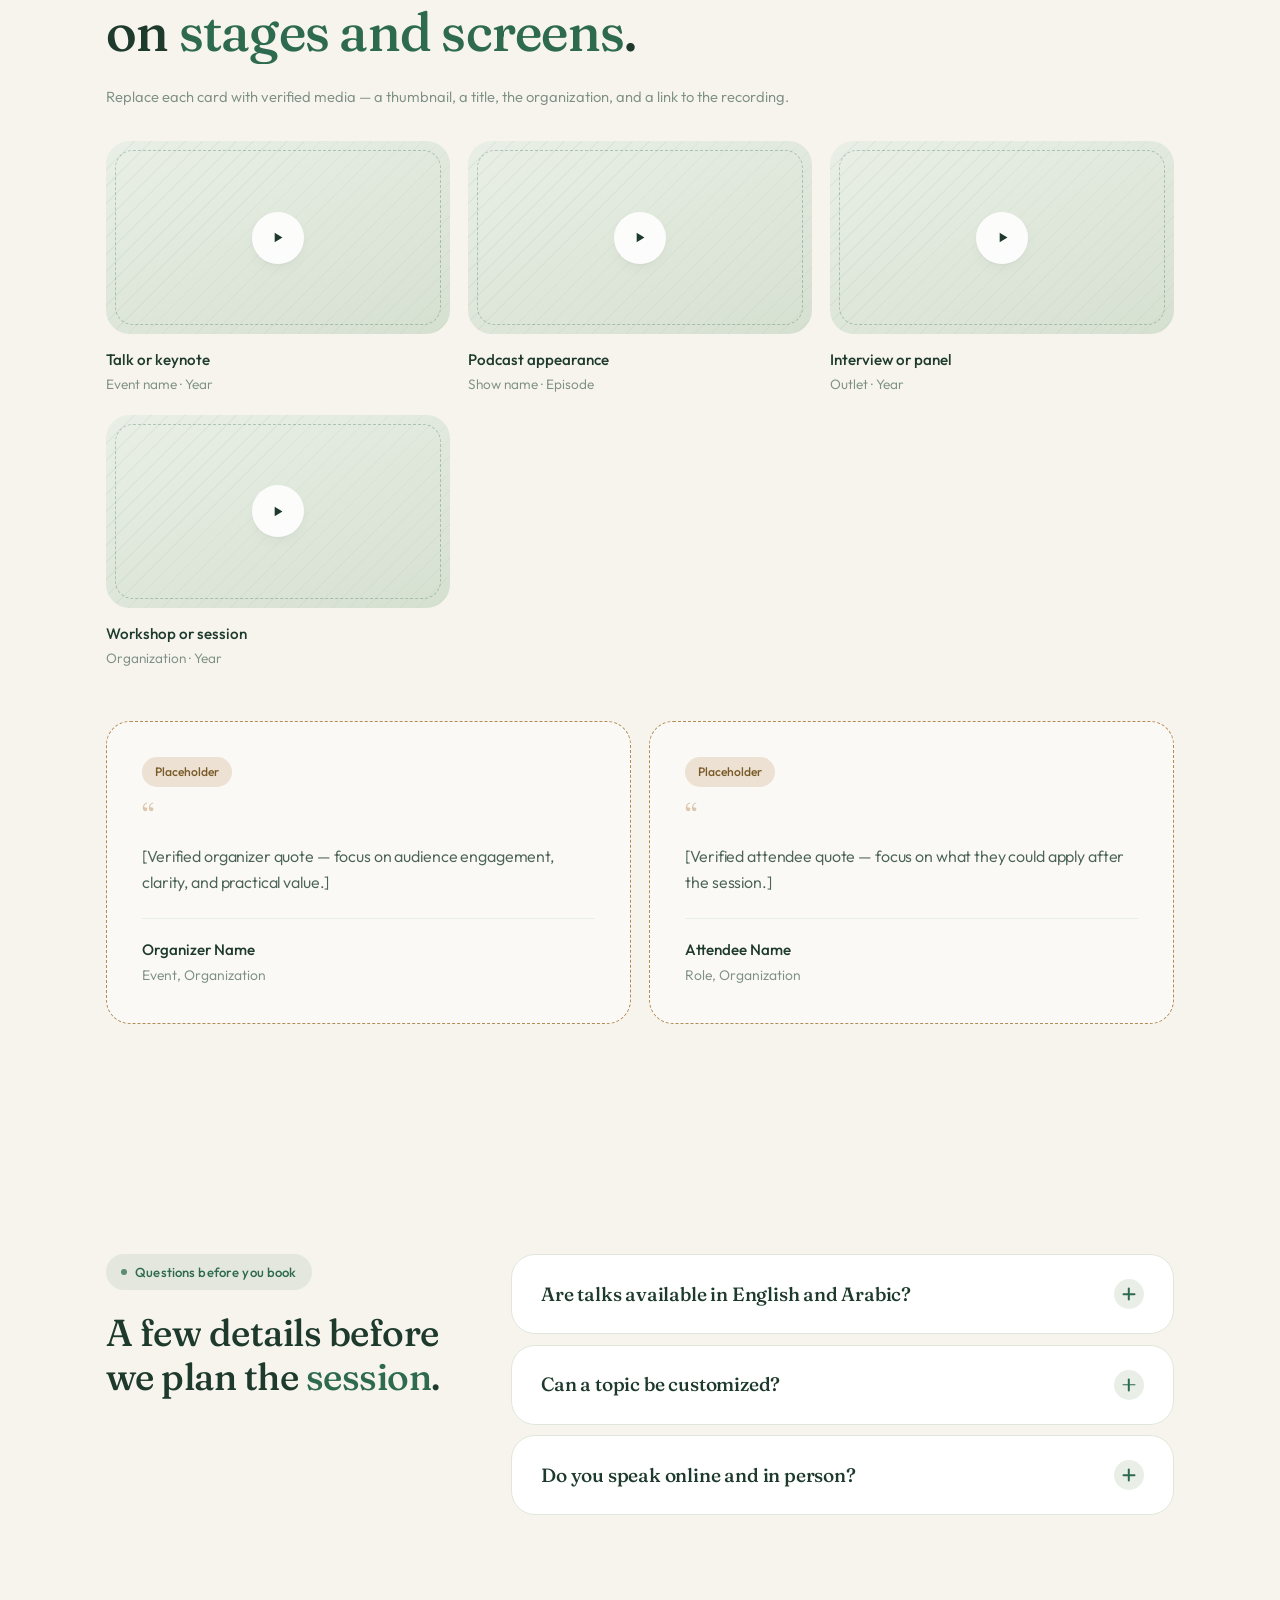
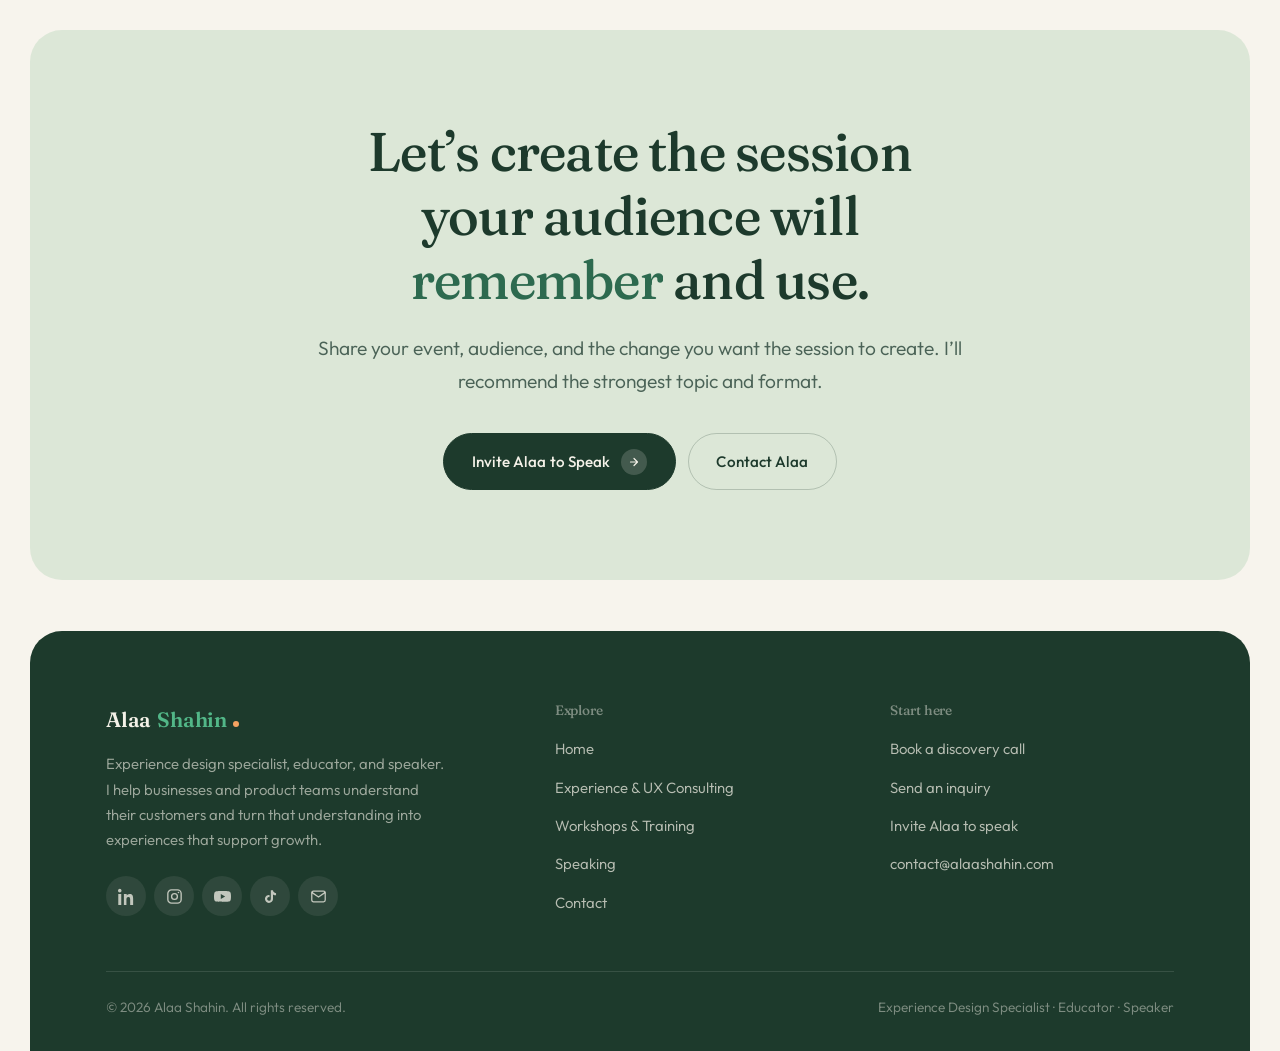
<file: speaking/index.html>
<!DOCTYPE html>
<!--
  Built from .build/build-*.sh + .build/frag.sh (see .build/README.md).
  Hand edits here are fine, but re-running the build overwrites them —
  put shared header/footer/process changes in .build/frag.sh instead.
-->
<html lang="en" dir="ltr" data-theme="light">
<head>
<meta charset="utf-8">
<meta name="viewport" content="width=device-width, initial-scale=1, viewport-fit=cover">
<title>Speaking &amp; Facilitation — Alaa Shahin</title>
<meta name="description" content="Bring practical, story-led ideas about UX, customer behavior, design thinking, and AI to your event, organization, or community. Keynotes, panels, and interactive sessions in English or Arabic.">
<link rel="canonical" href="https://alaashahin.com/speaking/">
<meta name="theme-color" content="#F7F4ED">

<meta property="og:type" content="website">
<meta property="og:site_name" content="Alaa Shahin">
<meta property="og:title" content="Speaking &amp; Facilitation — Alaa Shahin">
<meta property="og:description" content="Bring practical, story-led ideas about UX, customer behavior, design thinking, and AI to your event, organization, or community. Keynotes, panels, and interactive sessions in English or Arabic.">
<meta property="og:url" content="https://alaashahin.com/speaking/">
<meta name="twitter:card" content="summary_large_image">

<link rel="icon" href="data:image/svg+xml,<svg xmlns=%27http://www.w3.org/2000/svg%27 viewBox=%270 0 100 100%27><rect width=%27100%27 height=%27100%27 rx=%2718%27 fill=%27%231B4332%27/><circle cx=%2750%27 cy=%2750%27 r=%2716%27 fill=%27%23F4A261%27/></svg>">

<link rel="preconnect" href="https://fonts.googleapis.com">
<link rel="preconnect" href="https://fonts.gstatic.com" crossorigin>
<link rel="stylesheet" href="https://fonts.googleapis.com/css2?family=Fraunces:ital,opsz,wght@0,9..144,300..600;1,9..144,300..500&family=Outfit:wght@300..700&family=Cairo:wght@300..800&display=swap">
<link rel="stylesheet" href="../assets/css/site.css">

<script>
/* Set theme + direction before first paint (no flash). */
(function(){
  document.documentElement.classList.add('js');
  try{
    var t = localStorage.getItem('as-theme');
    if(!t) t = matchMedia('(prefers-color-scheme: dark)').matches ? 'dark' : 'light';
    document.documentElement.setAttribute('data-theme', t);
    var l = localStorage.getItem('as-lang') || 'en';
    if(l === 'ar'){
      document.documentElement.lang = 'ar';
      document.documentElement.dir = 'rtl';
      /* Hold the first paint until the Arabic copy is swapped in, so
         Arabic visitors never see a flash of English. Released in site.js,
         and by this timer if the script never runs. */
      document.documentElement.classList.add('lang-boot');
      setTimeout(function(){ document.documentElement.classList.remove('lang-boot'); }, 1500);
    }
  }catch(e){}
})();
</script>
</head>
<body>
<a class="skip-link" href="#main" data-ar="تخطَّ إلى المحتوى">Skip to content</a>
<header class="site-head">
  <div class="wrap site-head__inner">
    <a class="brand" href="../index.html" aria-label="Alaa Shahin — home" data-ar="آلاء <span class='brand__last'>شاهين</span> <span class='brand__dot' aria-hidden='true'></span>">Alaa <span class="brand__last">Shahin</span> <span class="brand__dot" aria-hidden="true"></span></a>

    <nav class="nav" id="site-nav" aria-label="Main">
      <ul class="nav__list">
        <li><a class="nav__link" href="../index.html" data-ar="الرئيسية">Home</a></li>
        <li><a class="nav__link" href="../experience-ux-consulting/" data-ar="الاستشارات">Consulting</a></li>
        <li><a class="nav__link" href="../workshops/" data-ar="ورش العمل والتدريب">Workshops &amp; Training</a></li>
        <li><a class="nav__link" href="../speaking/" aria-current="page" data-ar="المحاضرات">Speaking</a></li>
        <li><a class="nav__link" href="../contact/" data-ar="تواصل">Contact</a></li>
      </ul>
      <a class="btn head-cta head-cta--drawer" href="https://calendar.app.google/dumF27oX3baRqBdA6" target="_blank" rel="noopener">
        <span data-ar="احجز مكالمة">Book a Call</span>
        <span class="btn__arrow" aria-hidden="true"><svg width="12" height="12" viewBox="0 0 24 24" fill="none" stroke="currentColor" stroke-width="2.4" stroke-linecap="round" stroke-linejoin="round"><path d="M5 12h13M12 5l7 7-7 7"/></svg></span>
      </a>
    </nav>

    <div class="head-tools">
      <button class="icon-btn icon-theme" type="button" data-theme-toggle aria-label="Toggle dark mode" data-ar-attr="aria-label:تبديل الوضع الداكن">
        <svg class="i-sun" width="15" height="15" viewBox="0 0 24 24" fill="none" stroke="currentColor" stroke-width="1.8" stroke-linecap="round" aria-hidden="true"><circle cx="12" cy="12" r="4.2"/><path d="M12 2v2M12 20v2M4.9 4.9l1.4 1.4M17.7 17.7l1.4 1.4M2 12h2M20 12h2M4.9 19.1l1.4-1.4M17.7 6.3l1.4-1.4"/></svg>
        <svg class="i-moon" width="15" height="15" viewBox="0 0 24 24" fill="none" stroke="currentColor" stroke-width="1.8" stroke-linecap="round" stroke-linejoin="round" aria-hidden="true"><path d="M20.5 13.3A8.4 8.4 0 0 1 10.7 3.5a8.5 8.5 0 1 0 9.8 9.8z"/></svg>
      </button>
      <button class="icon-btn" type="button" data-lang-toggle aria-label="Switch language" data-ar-attr="aria-label:تغيير اللغة">
        <svg width="14" height="14" viewBox="0 0 24 24" fill="none" stroke="currentColor" stroke-width="1.8" aria-hidden="true"><circle cx="12" cy="12" r="9.2"/><path d="M2.8 12h18.4M12 2.8a15 15 0 0 1 0 18.4 15 15 0 0 1 0-18.4z"/></svg>
        <span data-lang-label>ع</span>
      </button>
      <a class="btn head-cta head-cta--bar" href="https://calendar.app.google/dumF27oX3baRqBdA6" target="_blank" rel="noopener">
        <span data-ar="احجز مكالمة">Book a Call</span>
        <span class="btn__arrow" aria-hidden="true"><svg width="12" height="12" viewBox="0 0 24 24" fill="none" stroke="currentColor" stroke-width="2.4" stroke-linecap="round" stroke-linejoin="round"><path d="M5 12h13M12 5l7 7-7 7"/></svg></span>
      </a>
      <button class="burger" type="button" data-burger aria-label="Menu" aria-expanded="false" aria-controls="site-nav" data-ar-attr="aria-label:القائمة">
        <span></span><span></span><span></span>
      </button>
    </div>
  </div>
</header>

<main id="main">

<!-- ═══ HERO ═══════════════════════════════════════════════ -->
<section class="hero">
  <div class="wrap">
    <div class="hero__grid">
      <div>
        <p class="eyebrow reveal" data-ar="المحاضرات والتيسير">Speaking &amp; Facilitation</p>
        <h1 class="hero__title h-xl" data-mask data-ar="امنح جمهورك طريقة <em>جديدة</em> لرؤية كل تجربة يصنعونها.">Give your audience a <em>new way</em> to see every experience they create.</h1>
        <p class="hero__sub lede reveal" style="--d:2" data-ar="قدّم لفعاليتك أو مؤسستك أو مجتمعك أفكاراً عملية مبنية على القصص حول تجربة المستخدم وسلوك العملاء والتفكير التصميمي والذكاء الاصطناعي.">Bring practical, story-led ideas about UX, customer behavior, design thinking, and AI to your event, organization, or community.</p>
        <div class="hero__btns btn-group reveal" style="--d:3">
          <a class="btn" href="mailto:contact@alaashahin.com?subject=Invite%20Alaa%20to%20Speak">
            <span data-ar="ادعُ آلاء للتحدث">Invite Alaa to Speak</span>
            <span class="btn__arrow" aria-hidden="true"><svg width="12" height="12" viewBox="0 0 24 24" fill="none" stroke="currentColor" stroke-width="2.4" stroke-linecap="round" stroke-linejoin="round"><path d="M5 12h13M12 5l7 7-7 7"/></svg></span>
          </a>
          <a class="btn btn--ghost" href="#speaking-topics" data-ar="استكشف مواضيع المحاضرات">Explore Speaking Topics</a>
        </div>
      </div>

      <div class="photo-wrap reveal" style="--d:2">
        <figure class="photo photo--portrait reveal">
          <!-- SWAP: assets/img/alaa-stage.jpg -->
          <div class="photo__ph">
            <svg class="photo__icon" width="30" height="30" viewBox="0 0 24 24" fill="none" stroke="currentColor" stroke-width="1.4" stroke-linecap="round" stroke-linejoin="round" aria-hidden="true"><rect x="2.4" y="5" width="19.2" height="15" rx="2.6"/><circle cx="12" cy="12.5" r="3.6"/><path d="M8.2 5 9.6 2.8h4.8L15.8 5"/></svg>
            <span class="photo__label" data-ar="صورة قوية من المسرح — آلاء أثناء المحاضرة والجمهور ظاهر">A strong stage shot &mdash; Alaa mid-talk, audience visible</span>
            <span class="photo__spec">alaa-stage.jpg &middot; 4:5</span>
          </div>
        </figure>
        <div class="photo-chip">
          <span class="photo-chip__icon" aria-hidden="true"><svg width="17" height="17" viewBox="0 0 24 24" fill="none" stroke="currentColor" stroke-width="1.7" stroke-linecap="round" stroke-linejoin="round"><path d="M12 14.4a3.2 3.2 0 0 0 3.2-3.2V5.6a3.2 3.2 0 1 0-6.4 0v5.6a3.2 3.2 0 0 0 3.2 3.2z"/><path d="M18.6 10.8v.6a6.6 6.6 0 0 1-13.2 0v-.6M12 18v3.4M8.6 21.4h6.8"/></svg></span>
          <span>
            <strong class="photo-chip__k" data-ar="كلمات · حلقات نقاش · جلسات">Keynotes &middot; Panels</strong>
            <span class="photo-chip__v" data-ar="بالعربية والإنجليزية">In English and Arabic</span>
          </span>
        </div>
      </div>
    </div>
  </div>
</section>

<!-- ═══ TOPICS ═════════════════════════════════════════════ -->
<section class="section section--tint" id="speaking-topics">
  <div class="wrap">
    <div class="split">
      <div class="split__rail">
        <p class="eyebrow reveal" data-ar="مواضيع المحاضرات">Speaking topics</p>
        <h2 class="h-xl mt-2" data-mask data-ar="اختر الحوار الذي يحتاجه <em>جمهورك</em>.">Choose the conversation your <em>audience</em> needs.</h2>
        <div class="figure-card mt-3 reveal" style="--d:1">
        <svg class="diagram" viewBox="0 0 400 240" role="img" aria-labelledby="dl-t">
          <title id="dl-t">The product at the centre, surrounded by the wider experience: discovery, purchase, delivery and relationship</title>
          <g class="d-node"><circle cx="200" cy="120" r="104" class="d-fill-soft"/></g>
          <g class="d-node"><circle cx="200" cy="120" r="70"  class="d-fill-line"/></g>
          <g class="d-node"><circle cx="200" cy="120" r="38"  class="d-fill-deep"/></g>
          <text class="d-text d-text--on" x="200" y="124" text-anchor="middle" data-ar="المنتج">product</text>

          <g class="d-node"><circle cx="200" cy="16"  r="7" class="d-fill-mid"/></g>
          <g class="d-node"><circle cx="304" cy="120" r="7" class="d-fill-mid"/></g>
          <g class="d-node"><circle cx="200" cy="224" r="7" class="d-fill-amber"/></g>
          <g class="d-node"><circle cx="96"  cy="120" r="7" class="d-fill-mid"/></g>

          <text class="d-text" x="200" y="6"   text-anchor="middle" data-ar="الاكتشاف">discovery</text>
          <text class="d-text" x="330" y="124" text-anchor="middle" data-ar="الشراء">purchase</text>
          <text class="d-text" x="200" y="238" text-anchor="middle" data-ar="العلاقة">relationship</text>
          <text class="d-text" x="64"  y="124" text-anchor="middle" data-ar="التسليم">delivery</text>
        </svg>
          <p class="figure-card__cap" data-ar="المنتج هو المركز فقط — أما التجربة فهي كل ما يحيط به.">The product is only the centre &mdash; the experience is everything around it.</p>
        </div>

        <div class="btn-group mt-3 reveal">
          <a class="btn btn--ghost" href="mailto:contact@alaashahin.com?subject=Speaking%20Topic%20Inquiry">
            <span data-ar="اسأل عن موضوع محاضرة">Ask About a Speaking Topic</span>
            <span class="btn__arrow" aria-hidden="true"><svg width="12" height="12" viewBox="0 0 24 24" fill="none" stroke="currentColor" stroke-width="2.4" stroke-linecap="round" stroke-linejoin="round"><path d="M5 12h13M12 5l7 7-7 7"/></svg></span>
          </a>
        </div>
      </div>

      <div class="topics">
        <article class="topic reveal">
          <span class="topic__n" aria-hidden="true">01</span>
          <div>
            <h3 class="topic__t" data-ar="منتجك ليس سوى جزء واحد من التجربة">Your product is only one part of the experience</h3>
            <p class="topic__d" data-ar="اكتشف كيف تُشكّل اللحظات قبل الشراء وأثناءه وبعده ثقة العميل والمبيعات والولاء.">See how the moments before, during, and after a purchase shape customer trust, sales, and loyalty.</p>
          </div>
        </article>
        <article class="topic reveal">
          <span class="topic__n" aria-hidden="true">02</span>
          <div>
            <h3 class="topic__t" data-ar="توقّف عن التصميم انطلاقاً من الافتراضات">Stop designing from assumptions</h3>
            <p class="topic__d" data-ar="تعلّم كيف يساعد بحث بسيط مع العملاء الفرقَ على تجنّب أخطاء مكلفة واتخاذ قرارات أوضح.">Learn how simple customer research helps teams avoid expensive mistakes and make clearer decisions.</p>
          </div>
        </article>
        <article class="topic reveal">
          <span class="topic__n" aria-hidden="true">03</span>
          <div>
            <h3 class="topic__t" data-ar="قوة السرد القصصي في تصميم تجربة المستخدم">The power of storytelling in UX design</h3>
            <p class="topic__d" data-ar="حوّل رؤى العملاء إلى قصة تكسب الانتباه وتبني التعاطف وتدفع القرارات إلى الأمام.">Turn customer insight into a story that earns attention, builds empathy, and moves decisions forward.</p>
          </div>
        </article>
        <article class="topic reveal">
          <span class="topic__n" aria-hidden="true">04</span>
          <div>
            <h3 class="topic__t" data-ar="ما تعلّمنا إياه التجارب اليومية عن تجربة المستخدم">What everyday experiences teach us about UX</h3>
            <p class="topic__d" data-ar="استكشف دروس التصميم الخفيّة داخل العلامات التجارية والمنتجات والخدمات المألوفة.">Explore the hidden design lessons inside familiar brands, products, and services.</p>
          </div>
        </article>
        <article class="topic reveal">
          <span class="topic__n" aria-hidden="true">05</span>
          <div>
            <h3 class="topic__t" data-ar="الذكاء الاصطناعي يستطيع تحليل البيانات. لكنه لا يستطيع أن يهتمّ بالعميل نيابةً عنك.">AI can analyze the data. It can&rsquo;t care about the customer for you.</h3>
            <p class="topic__d" data-ar="افهم أين يدعم الذكاء الاصطناعي البحث وتصميم التجربة، وأين يبقى الحكم البشري ضرورياً.">Understand where AI supports research and experience design, and where human judgment still matters.</p>
          </div>
        </article>
      </div>
    </div>
  </div>
</section>

<!-- ═══ FORMATS ════════════════════════════════════════════ -->
<section class="section">
  <div class="wrap">
    <p class="eyebrow reveal" data-ar="صيغ المحاضرات">Speaking formats</p>
    <h2 class="h-xl mt-2 measure" data-mask data-ar="شكّل الجلسة حول <em>القاعة</em>.">Shape the session around the <em>room</em>.</h2>

    <div class="cards cards--3 mt-4">
      <article class="card reveal">
        <span class="card__n" aria-hidden="true">01</span>
        <div class="card__icon" aria-hidden="true"><svg width="20" height="20" viewBox="0 0 24 24" fill="none" stroke="currentColor" stroke-width="1.7" stroke-linecap="round" stroke-linejoin="round"><path d="M12 14.4a3.2 3.2 0 0 0 3.2-3.2V5.6a3.2 3.2 0 1 0-6.4 0v5.6a3.2 3.2 0 0 0 3.2 3.2z"/><path d="M18.6 10.8v.6a6.6 6.6 0 0 1-13.2 0v-.6M12 18v3.4M8.6 21.4h6.8"/></svg></div>
        <h3 class="card__title h-sm" data-ar="كلمة رئيسية أو محاضرة مميّزة">Keynote or featured talk</h3>
        <p class="card__desc" data-ar="جلسة مركّزة مبنية على القصص، تمنح جمهورك منظوراً جديداً وأفكاراً عملية.">A focused, story-led session that gives your audience a fresh perspective and practical ideas.</p>
      </article>
      <article class="card reveal" style="--d:1">
        <span class="card__n" aria-hidden="true">02</span>
        <div class="card__icon" aria-hidden="true"><svg width="20" height="20" viewBox="0 0 24 24" fill="none" stroke="currentColor" stroke-width="1.7" stroke-linecap="round" stroke-linejoin="round"><path d="M20.4 14.4a2 2 0 0 1-2 2H7.6L3.6 20.4V5.6a2 2 0 0 1 2-2h12.8a2 2 0 0 1 2 2z"/><path d="M8 9.4h8M8 12.8h5"/></svg></div>
        <h3 class="card__title h-sm" data-ar="حلقة نقاش أو حوار مفتوح">Panel or fireside conversation</h3>
        <p class="card__desc" data-ar="نقاش عميق مصمّم حول موضوعك وجمهورك وقطاعك.">A thoughtful discussion shaped around your theme, audience, and industry.</p>
      </article>
      <article class="card reveal" style="--d:2">
        <span class="card__n" aria-hidden="true">03</span>
        <div class="card__icon" aria-hidden="true"><svg width="20" height="20" viewBox="0 0 24 24" fill="none" stroke="currentColor" stroke-width="1.7" stroke-linecap="round" stroke-linejoin="round"><circle cx="8.6" cy="8" r="3.4"/><path d="M2.4 20.4a6.2 6.2 0 0 1 12.4 0"/><path d="M16.4 5.2a3.4 3.4 0 0 1 0 6.6M18.4 15a6.2 6.2 0 0 1 3.2 5.4"/></svg></div>
        <h3 class="card__title h-sm" data-ar="جلسة تفاعلية">Interactive session</h3>
        <p class="card__desc" data-ar="محاضرة مصحوبة بتأمّل أو نقاش أو تمرين قصير يساعد الجمهور على تطبيق الأفكار.">A talk combined with reflection, discussion, or a short exercise that helps the audience apply the ideas.</p>
      </article>
    </div>
  </div>
</section>

<!-- ═══ TAKEAWAYS ══════════════════════════════════════════ -->
<section class="section section--tint">
  <div class="wrap">
    <div class="split">
      <div class="split__rail">
        <p class="eyebrow reveal" data-ar="ما يخرج به الجمهور">Audience takeaways</p>
        <h2 class="h-xl mt-2" data-mask data-ar="أكثر من مجرّد <em>إلهام</em> لساعة واحدة.">More than <em>inspiration</em> for the hour.</h2>
        <p class="lede mt-2" data-ar="سيغادر جمهورك ومعه:">Your audience will leave with:</p>
      </div>
      <ul class="takeaways">
        <li class="reveal"><svg width="17" height="17" viewBox="0 0 24 24" fill="none" stroke="currentColor" stroke-width="2.2" stroke-linecap="round" stroke-linejoin="round" aria-hidden="true"><path d="M4 12.5 9.5 18 20 6.5"/></svg><span data-ar="فهم أوضح لكيفية تشكيل التجارب لسلوك العملاء">A clearer understanding of how experiences shape customer behavior</span></li>
        <li class="reveal" style="--d:1"><svg width="17" height="17" viewBox="0 0 24 24" fill="none" stroke="currentColor" stroke-width="2.2" stroke-linecap="round" stroke-linejoin="round" aria-hidden="true"><path d="M4 12.5 9.5 18 20 6.5"/></svg><span data-ar="أسئلة عملية يمكنهم أخذها إلى عملهم">Practical questions they can bring back to their work</span></li>
        <li class="reveal" style="--d:2"><svg width="17" height="17" viewBox="0 0 24 24" fill="none" stroke="currentColor" stroke-width="2.2" stroke-linecap="round" stroke-linejoin="round" aria-hidden="true"><path d="M4 12.5 9.5 18 20 6.5"/></svg><span data-ar="أمثلة لا تُنسى تجعل الأفكار المعقّدة أسهل فهماً">Memorable examples that make complex ideas easier to understand</span></li>
        <li class="reveal" style="--d:3"><svg width="17" height="17" viewBox="0 0 24 24" fill="none" stroke="currentColor" stroke-width="2.2" stroke-linecap="round" stroke-linejoin="round" aria-hidden="true"><path d="M4 12.5 9.5 18 20 6.5"/></svg><span data-ar="طريقة جديدة لربط احتياجات العملاء بقرارات العمل">A new way to connect customer needs with business decisions</span></li>
      </ul>
    </div>
  </div>
</section>

<!-- ═══ TALKS & APPEARANCES ════════════════════════════════ -->
<section class="section" id="talks">
  <div class="wrap">
    <p class="eyebrow reveal" data-ar="المحاضرات والظهور الإعلامي">Talks &amp; appearances</p>
    <h2 class="h-xl mt-2 measure" data-mask data-ar="تصميم التجربة، مُشارَكاً على <em>المنصات والشاشات</em>.">Experience design, shared on <em>stages and screens</em>.</h2>

    <p class="small mt-2" data-ar="استبدل كل بطاقة بمحتوى موثّق: صورة مصغّرة، عنوان، والجهة، مع رابط للتسجيل.">Replace each card with verified media &mdash; a thumbnail, a title, the organization, and a link to the recording.</p>

    <div class="media-grid mt-3">
      <article class="media-item reveal" style="--d:1">
        <figure class="photo photo--wide">
          <!-- SWAP: assets/img/talk-1.jpg — then link the card to the recording -->
          <div class="photo__ph">
            <svg class="photo__icon" width="26" height="26" viewBox="0 0 24 24" fill="none" stroke="currentColor" stroke-width="1.4" stroke-linecap="round" stroke-linejoin="round" aria-hidden="true"><rect x="2.4" y="5" width="19.2" height="15" rx="2.6"/><circle cx="12" cy="12.5" r="3.6"/><path d="M8.2 5 9.6 2.8h4.8L15.8 5"/></svg>
            <span class="photo__label" data-ar="صورة مصغّرة للمحتوى">Thumbnail</span>
          </div>
          <span class="media-item__play" aria-hidden="true"><svg width="17" height="17" viewBox="0 0 24 24" fill="currentColor"><path d="M8 5.2v13.6L19 12z"/></svg></span>
        </figure>
        <div>
          <div class="media-item__k" data-ar="محاضرة أو كلمة رئيسية">Talk or keynote</div>
          <div class="media-item__v" data-ar="اسم الفعالية · السنة">Event name &middot; Year</div>
        </div>
      </article>
      <article class="media-item reveal" style="--d:2">
        <figure class="photo photo--wide">
          <!-- SWAP: assets/img/talk-2.jpg — then link the card to the recording -->
          <div class="photo__ph">
            <svg class="photo__icon" width="26" height="26" viewBox="0 0 24 24" fill="none" stroke="currentColor" stroke-width="1.4" stroke-linecap="round" stroke-linejoin="round" aria-hidden="true"><rect x="2.4" y="5" width="19.2" height="15" rx="2.6"/><circle cx="12" cy="12.5" r="3.6"/><path d="M8.2 5 9.6 2.8h4.8L15.8 5"/></svg>
            <span class="photo__label" data-ar="صورة مصغّرة للمحتوى">Thumbnail</span>
          </div>
          <span class="media-item__play" aria-hidden="true"><svg width="17" height="17" viewBox="0 0 24 24" fill="currentColor"><path d="M8 5.2v13.6L19 12z"/></svg></span>
        </figure>
        <div>
          <div class="media-item__k" data-ar="ظهور في بودكاست">Podcast appearance</div>
          <div class="media-item__v" data-ar="اسم البرنامج · الحلقة">Show name &middot; Episode</div>
        </div>
      </article>
      <article class="media-item reveal" style="--d:3">
        <figure class="photo photo--wide">
          <!-- SWAP: assets/img/talk-3.jpg — then link the card to the recording -->
          <div class="photo__ph">
            <svg class="photo__icon" width="26" height="26" viewBox="0 0 24 24" fill="none" stroke="currentColor" stroke-width="1.4" stroke-linecap="round" stroke-linejoin="round" aria-hidden="true"><rect x="2.4" y="5" width="19.2" height="15" rx="2.6"/><circle cx="12" cy="12.5" r="3.6"/><path d="M8.2 5 9.6 2.8h4.8L15.8 5"/></svg>
            <span class="photo__label" data-ar="صورة مصغّرة للمحتوى">Thumbnail</span>
          </div>
          <span class="media-item__play" aria-hidden="true"><svg width="17" height="17" viewBox="0 0 24 24" fill="currentColor"><path d="M8 5.2v13.6L19 12z"/></svg></span>
        </figure>
        <div>
          <div class="media-item__k" data-ar="مقابلة أو حلقة نقاش">Interview or panel</div>
          <div class="media-item__v" data-ar="الجهة · السنة">Outlet &middot; Year</div>
        </div>
      </article>
      <article class="media-item reveal" style="--d:4">
        <figure class="photo photo--wide">
          <!-- SWAP: assets/img/talk-4.jpg — then link the card to the recording -->
          <div class="photo__ph">
            <svg class="photo__icon" width="26" height="26" viewBox="0 0 24 24" fill="none" stroke="currentColor" stroke-width="1.4" stroke-linecap="round" stroke-linejoin="round" aria-hidden="true"><rect x="2.4" y="5" width="19.2" height="15" rx="2.6"/><circle cx="12" cy="12.5" r="3.6"/><path d="M8.2 5 9.6 2.8h4.8L15.8 5"/></svg>
            <span class="photo__label" data-ar="صورة مصغّرة للمحتوى">Thumbnail</span>
          </div>
          <span class="media-item__play" aria-hidden="true"><svg width="17" height="17" viewBox="0 0 24 24" fill="currentColor"><path d="M8 5.2v13.6L19 12z"/></svg></span>
        </figure>
        <div>
          <div class="media-item__k" data-ar="ورشة عمل أو جلسة">Workshop or session</div>
          <div class="media-item__v" data-ar="المؤسسة · السنة">Organization &middot; Year</div>
        </div>
      </article>
    </div>

    <div class="cards cards--2 mt-4">
        <figure class="quote quote--sm is-placeholder reveal" style="--d:1">
          <span class="ph-flag" data-ar="نصّ مؤقت">Placeholder</span>
          <span class="quote__mark" aria-hidden="true">&ldquo;</span>
          <blockquote class="quote__text" data-ar="[اقتباس موثّق من منظّم الفعالية — ركّز على تفاعل الجمهور والوضوح والقيمة العملية.]">[Verified organizer quote &mdash; focus on audience engagement, clarity, and practical value.]</blockquote>
          <figcaption class="quote__by">
            <div class="quote__name" data-ar="اسم المنظّم">Organizer Name</div>
            <div class="quote__role" data-ar="الفعالية، المؤسسة">Event, Organization</div>
          </figcaption>
        </figure>
        <figure class="quote quote--sm is-placeholder reveal" style="--d:2">
          <span class="ph-flag" data-ar="نصّ مؤقت">Placeholder</span>
          <span class="quote__mark" aria-hidden="true">&ldquo;</span>
          <blockquote class="quote__text" data-ar="[اقتباس موثّق من أحد الحضور — ركّز على ما استطاع تطبيقه بعد الجلسة.]">[Verified attendee quote &mdash; focus on what they could apply after the session.]</blockquote>
          <figcaption class="quote__by">
            <div class="quote__name" data-ar="اسم الحاضر">Attendee Name</div>
            <div class="quote__role" data-ar="المسمّى، المؤسسة">Role, Organization</div>
          </figcaption>
        </figure>
    </div>
  </div>
</section>

<!-- ═══ FAQ ════════════════════════════════════════════════ -->
<section class="section">
  <div class="wrap">
    <div class="split">
      <div class="split__rail">
        <p class="eyebrow reveal" data-ar="أسئلة قبل الحجز">Questions before you book</p>
        <h2 class="h-xl mt-2" data-mask data-ar="بعض التفاصيل قبل أن نخطّط <em>الجلسة</em>.">A few details before we plan the <em>session</em>.</h2>
      </div>
      <div class="faq" data-faq>
        <div class="faq__item">
          <h3><button class="faq__q" type="button" aria-expanded="false">
            <span data-ar="هل المحاضرات متاحة بالإنجليزية والعربية؟">Are talks available in English and Arabic?</span>
            <span class="faq__sign" aria-hidden="true"></span>
          </button></h3>
          <div class="faq__a"><div><p data-ar="نعم. يمكن تقديم المحاضرات بالإنجليزية أو العربية وتكييفها حسب الجمهور.">Yes. Talks can be delivered in English or Arabic and adapted to the audience.</p></div></div>
        </div>
        <div class="faq__item">
          <h3><button class="faq__q" type="button" aria-expanded="false">
            <span data-ar="هل يمكن تخصيص الموضوع؟">Can a topic be customized?</span>
            <span class="faq__sign" aria-hidden="true"></span>
          </button></h3>
          <div class="faq__a"><div><p data-ar="نعم. يمكن تشكيل الأمثلة والتركيز والخلاصة حول موضوع فعاليتك وجمهورها.">Yes. The examples, focus, and takeaway can be shaped around your event theme and audience.</p></div></div>
        </div>
        <div class="faq__item">
          <h3><button class="faq__q" type="button" aria-expanded="false">
            <span data-ar="هل تتحدثين عن بُعد وحضورياً؟">Do you speak online and in person?</span>
            <span class="faq__sign" aria-hidden="true"></span>
          </button></h3>
          <div class="faq__a"><div><p data-ar="نعم. يمكن تقديم الجلسات افتراضياً أو حضورياً، حسب الفعالية والموقع.">Yes. Sessions can be delivered virtually or in person, depending on the event and location.</p></div></div>
        </div>
      </div>
    </div>
  </div>
</section>

<!-- ═══ FINAL INVITATION ═══════════════════════════════════ -->
<section class="cta-band">
  <div class="wrap">
    <h2 class="h-xl" data-mask data-ar="لنصنع الجلسة التي <em>سيتذكّرها</em> جمهورك ويستخدمها.">Let&rsquo;s create the session your audience will <em>remember</em> and use.</h2>
    <p class="lede" data-ar="شارك تفاصيل فعاليتك وجمهورك والتغيير الذي تريد أن تُحدثه الجلسة. وسأقترح أقوى موضوع وصيغة.">Share your event, audience, and the change you want the session to create. I&rsquo;ll recommend the strongest topic and format.</p>
    <div class="btn-group">
      <a class="btn" href="mailto:contact@alaashahin.com?subject=Invite%20Alaa%20to%20Speak">
        <span data-ar="ادعُ آلاء للتحدث">Invite Alaa to Speak</span>
        <span class="btn__arrow" aria-hidden="true"><svg width="12" height="12" viewBox="0 0 24 24" fill="none" stroke="currentColor" stroke-width="2.4" stroke-linecap="round" stroke-linejoin="round"><path d="M5 12h13M12 5l7 7-7 7"/></svg></span>
      </a>
      <a class="btn btn--ghost" href="../contact/" data-ar="تواصل مع آلاء">Contact Alaa</a>
    </div>
  </div>
</section>

</main>
<footer class="site-foot">
  <div class="wrap">
    <div class="foot__top">
      <div class="foot__brand">
        <a class="brand" href="../index.html" data-ar="آلاء <span class='brand__last'>شاهين</span> <span class='brand__dot' aria-hidden='true'></span>">Alaa <span class="brand__last">Shahin</span> <span class="brand__dot" aria-hidden="true"></span></a>
        <p class="foot__tag" data-ar="أخصائية تصميم تجربة ومدرِّبة ومتحدثة. أساعد الشركات وفرق المنتجات على فهم عملائها وتحويل ذلك الفهم إلى تجارب تدعم النمو.">Experience design specialist, educator, and speaker. I help businesses and product teams understand their customers and turn that understanding into experiences that support growth.</p>
        <div class="foot__socials">
          <a class="foot__social" href="https://www.linkedin.com/in/thealaashahin/" target="_blank" rel="noopener" aria-label="LinkedIn"><svg width="17" height="17" viewBox="0 0 24 24" fill="currentColor" aria-hidden="true"><path d="M4.98 3.5A2.5 2.5 0 1 1 0 3.5a2.5 2.5 0 0 1 4.98 0zM.4 8.4h4.2V24H.4zM8.3 8.4h4v2.13h.06c.56-1.06 1.93-2.18 3.97-2.18 4.25 0 5.03 2.8 5.03 6.43V24h-4.19v-7.36c0-1.76-.03-4.02-2.45-4.02-2.45 0-2.83 1.92-2.83 3.9V24H8.3z"/></svg></a>
          <a class="foot__social" href="https://www.instagram.com/thealaashahin/" target="_blank" rel="noopener" aria-label="Instagram"><svg width="17" height="17" viewBox="0 0 24 24" fill="none" stroke="currentColor" stroke-width="1.9" aria-hidden="true"><rect x="2.6" y="2.6" width="18.8" height="18.8" rx="5.2"/><circle cx="12" cy="12" r="4.1"/><circle cx="17.6" cy="6.4" r="1.15" fill="currentColor" stroke="none"/></svg></a>
          <a class="foot__social" href="https://www.youtube.com/@TheAlaaShahin" target="_blank" rel="noopener" aria-label="YouTube"><svg width="17" height="17" viewBox="0 0 24 24" fill="currentColor" aria-hidden="true"><path d="M23.5 6.9a3 3 0 0 0-2.1-2.1C19.5 4.3 12 4.3 12 4.3s-7.5 0-9.4.5A3 3 0 0 0 .5 6.9C0 8.8 0 12 0 12s0 3.2.5 5.1a3 3 0 0 0 2.1 2.1c1.9.5 9.4.5 9.4.5s7.5 0 9.4-.5a3 3 0 0 0 2.1-2.1C24 15.2 24 12 24 12s0-3.2-.5-5.1zM9.6 15.6V8.4l6.2 3.6z"/></svg></a>
          <a class="foot__social" href="https://www.tiktok.com/@thealaashahin" target="_blank" rel="noopener" aria-label="TikTok"><svg width="17" height="17" viewBox="0 0 24 24" fill="currentColor" aria-hidden="true"><path d="M16.6 5.82A4.28 4.28 0 0 1 15.54 3h-3.09v12.4a2.59 2.59 0 1 1-1.83-2.48V9.77a5.68 5.68 0 1 0 4.92 5.63V9.01a7.35 7.35 0 0 0 4.3 1.38V7.3a4.28 4.28 0 0 1-3.24-1.48z"/></svg></a>
          <a class="foot__social" href="mailto:contact@alaashahin.com" aria-label="Email"><svg width="17" height="17" viewBox="0 0 24 24" fill="none" stroke="currentColor" stroke-width="1.8" stroke-linecap="round" stroke-linejoin="round" aria-hidden="true"><rect x="2.5" y="4.5" width="19" height="15" rx="2.4"/><path d="m3 6.5 9 6.2 9-6.2"/></svg></a>
        </div>
      </div>

      <div>
        <h2 class="foot__h" data-ar="التنقّل">Explore</h2>
        <ul class="foot__list">
          <li><a href="../index.html" data-ar="الرئيسية">Home</a></li>
          <li><a href="../experience-ux-consulting/" data-ar="استشارات التجربة وتجربة المستخدم">Experience &amp; UX Consulting</a></li>
          <li><a href="../workshops/" data-ar="ورش العمل والتدريب">Workshops &amp; Training</a></li>
          <li><a href="../speaking/" data-ar="المحاضرات">Speaking</a></li>
          <li><a href="../contact/" data-ar="تواصل">Contact</a></li>
        </ul>
      </div>

      <div>
        <h2 class="foot__h" data-ar="ابدأ من هنا">Start here</h2>
        <ul class="foot__list">
          <li><a href="https://calendar.app.google/dumF27oX3baRqBdA6" target="_blank" rel="noopener" data-ar="احجز مكالمة استكشافية">Book a discovery call</a></li>
          <li><a href="../contact/#inquiry-form" data-ar="أرسل استفساراً">Send an inquiry</a></li>
          <li><a href="mailto:contact@alaashahin.com?subject=Invite%20Alaa%20to%20Speak" data-ar="ادعُ آلاء للتحدث">Invite Alaa to speak</a></li>
          <li><a href="mailto:contact@alaashahin.com">contact@alaashahin.com</a></li>
        </ul>
      </div>
    </div>

    <div class="foot__bot">
      <span>&copy; <span data-year>2026</span> <span data-ar="آلاء شاهين. جميع الحقوق محفوظة.">Alaa Shahin. All rights reserved.</span></span>
      <span data-ar="أخصائية تصميم تجربة · مدرِّبة · متحدثة">Experience Design Specialist &middot; Educator &middot; Speaker</span>
    </div>
  </div>
</footer>

<button class="to-top" type="button" data-to-top aria-label="Back to top" data-ar-attr="aria-label:العودة إلى الأعلى">
  <svg width="17" height="17" viewBox="0 0 24 24" fill="none" stroke="currentColor" stroke-width="2" stroke-linecap="round" stroke-linejoin="round" aria-hidden="true"><path d="M12 19V5M5 12l7-7 7 7"/></svg>
</button>

<script src="../assets/js/site.js" defer></script>
</body>
</html>
</file>
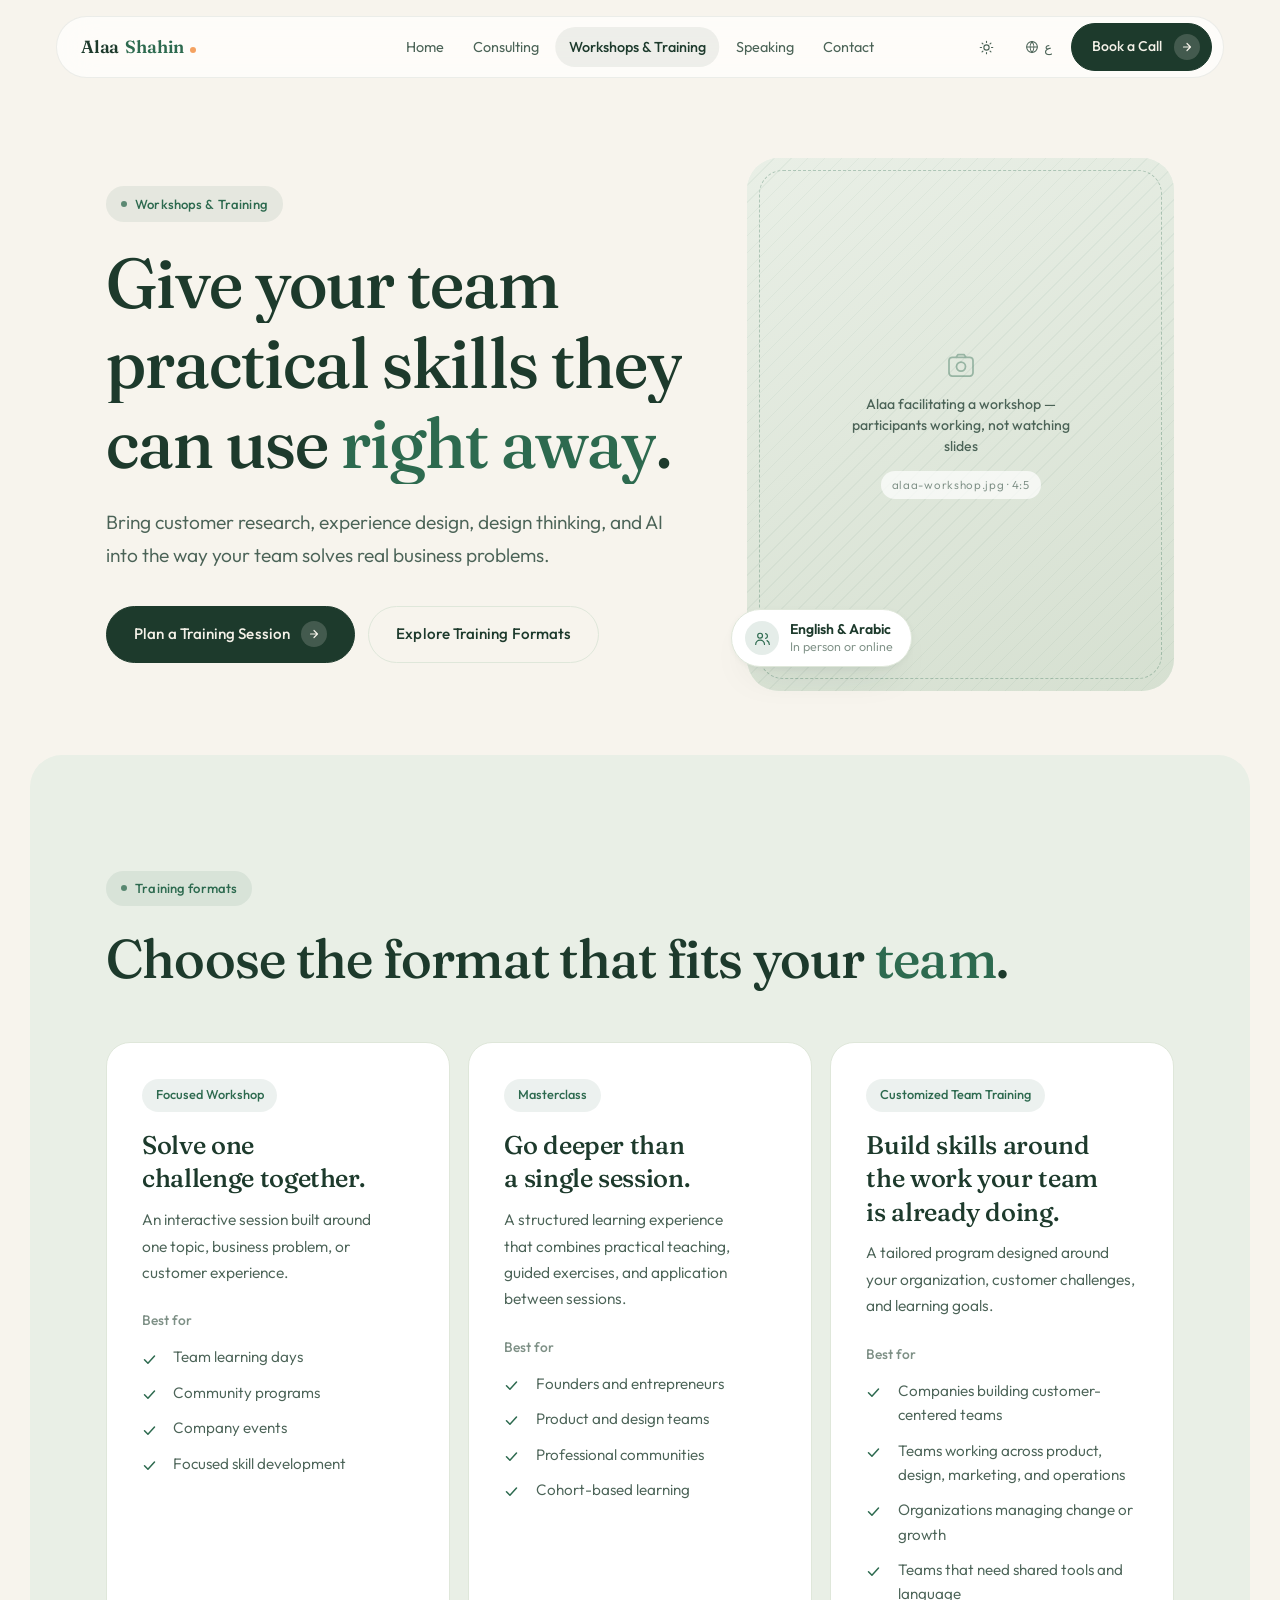
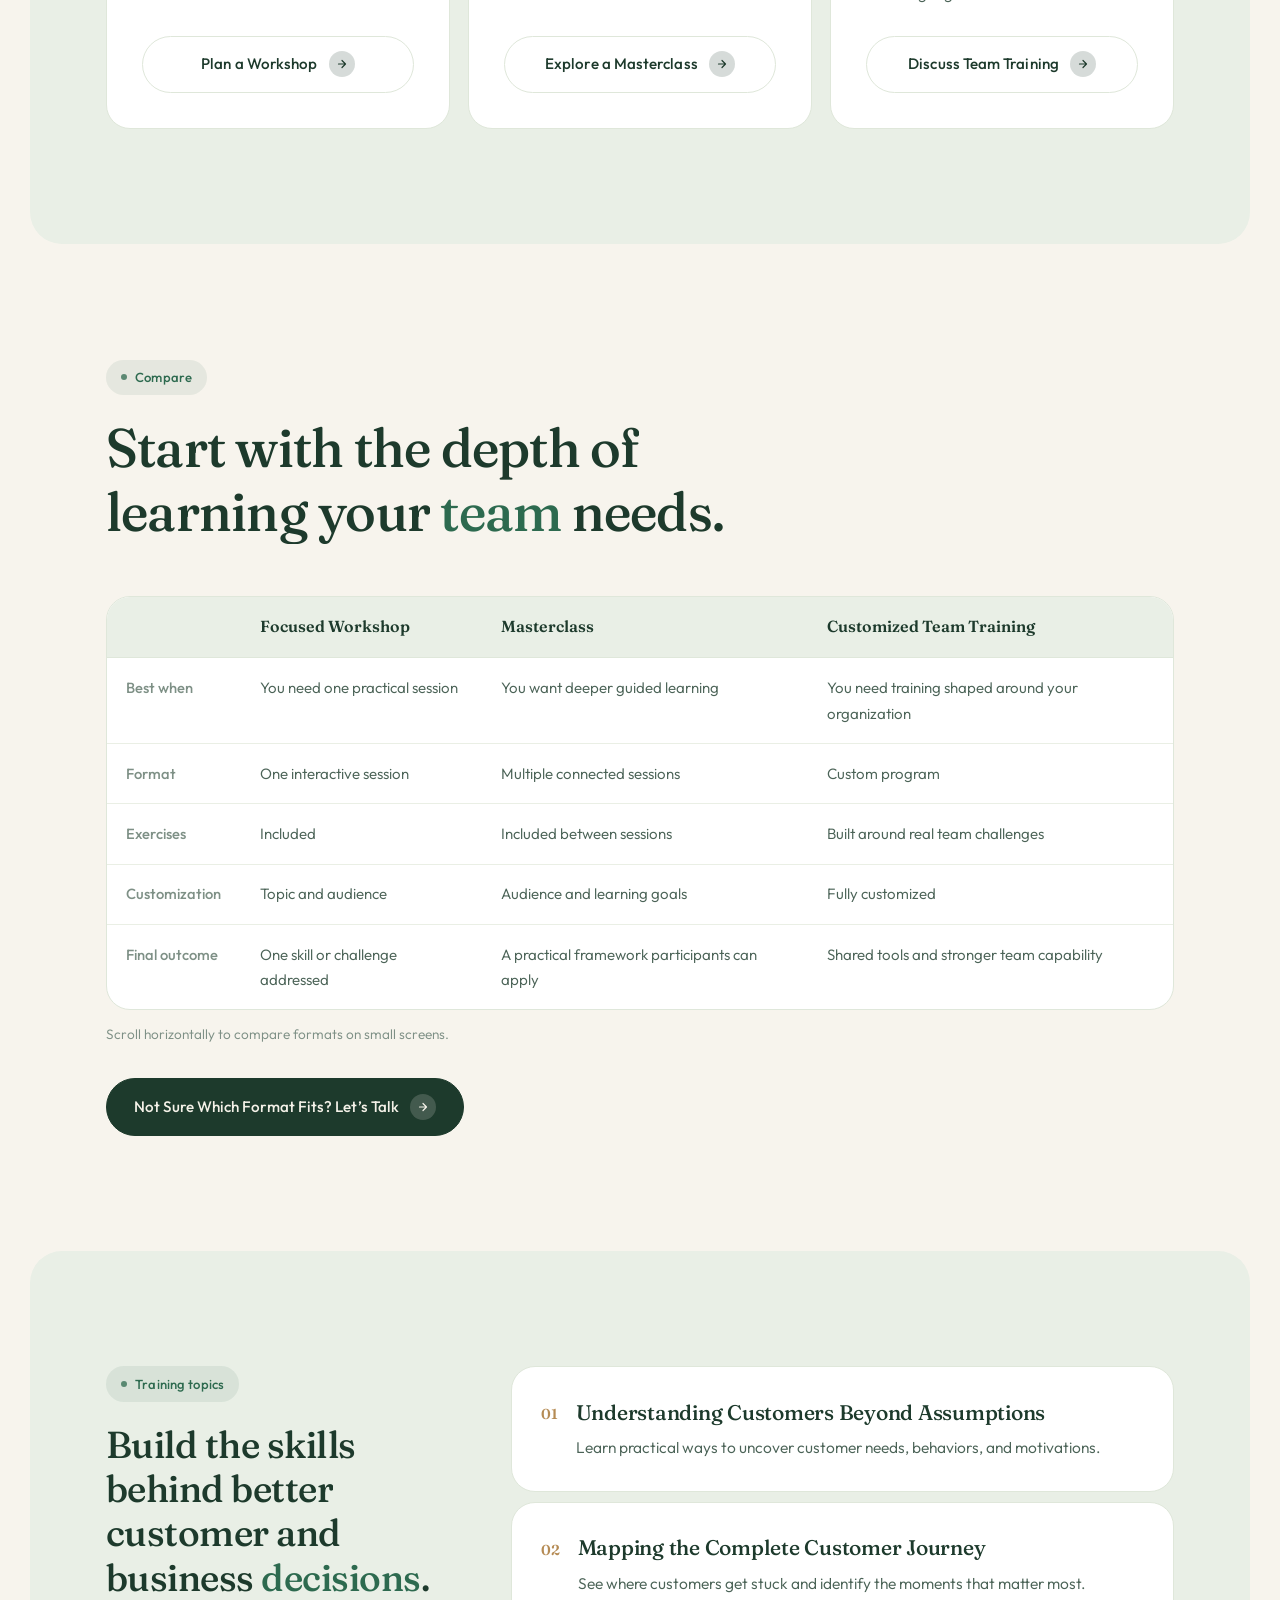
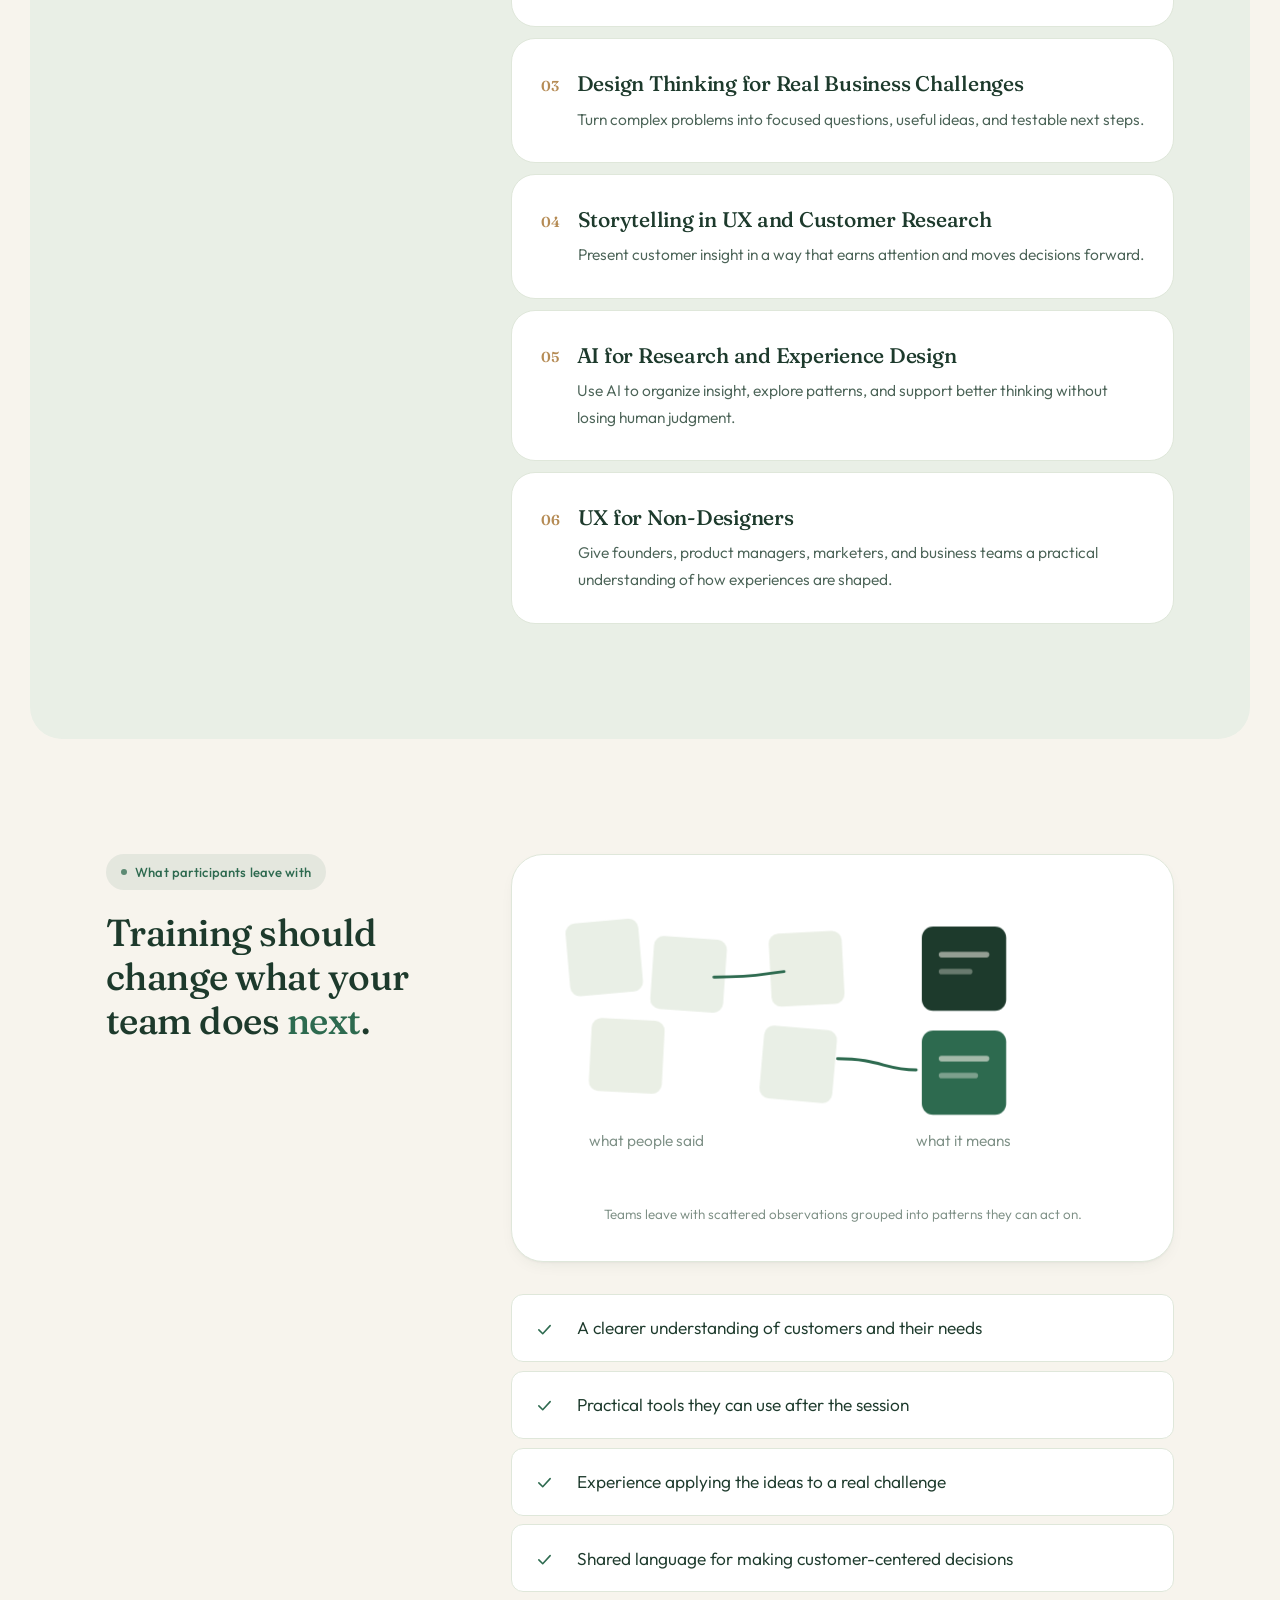
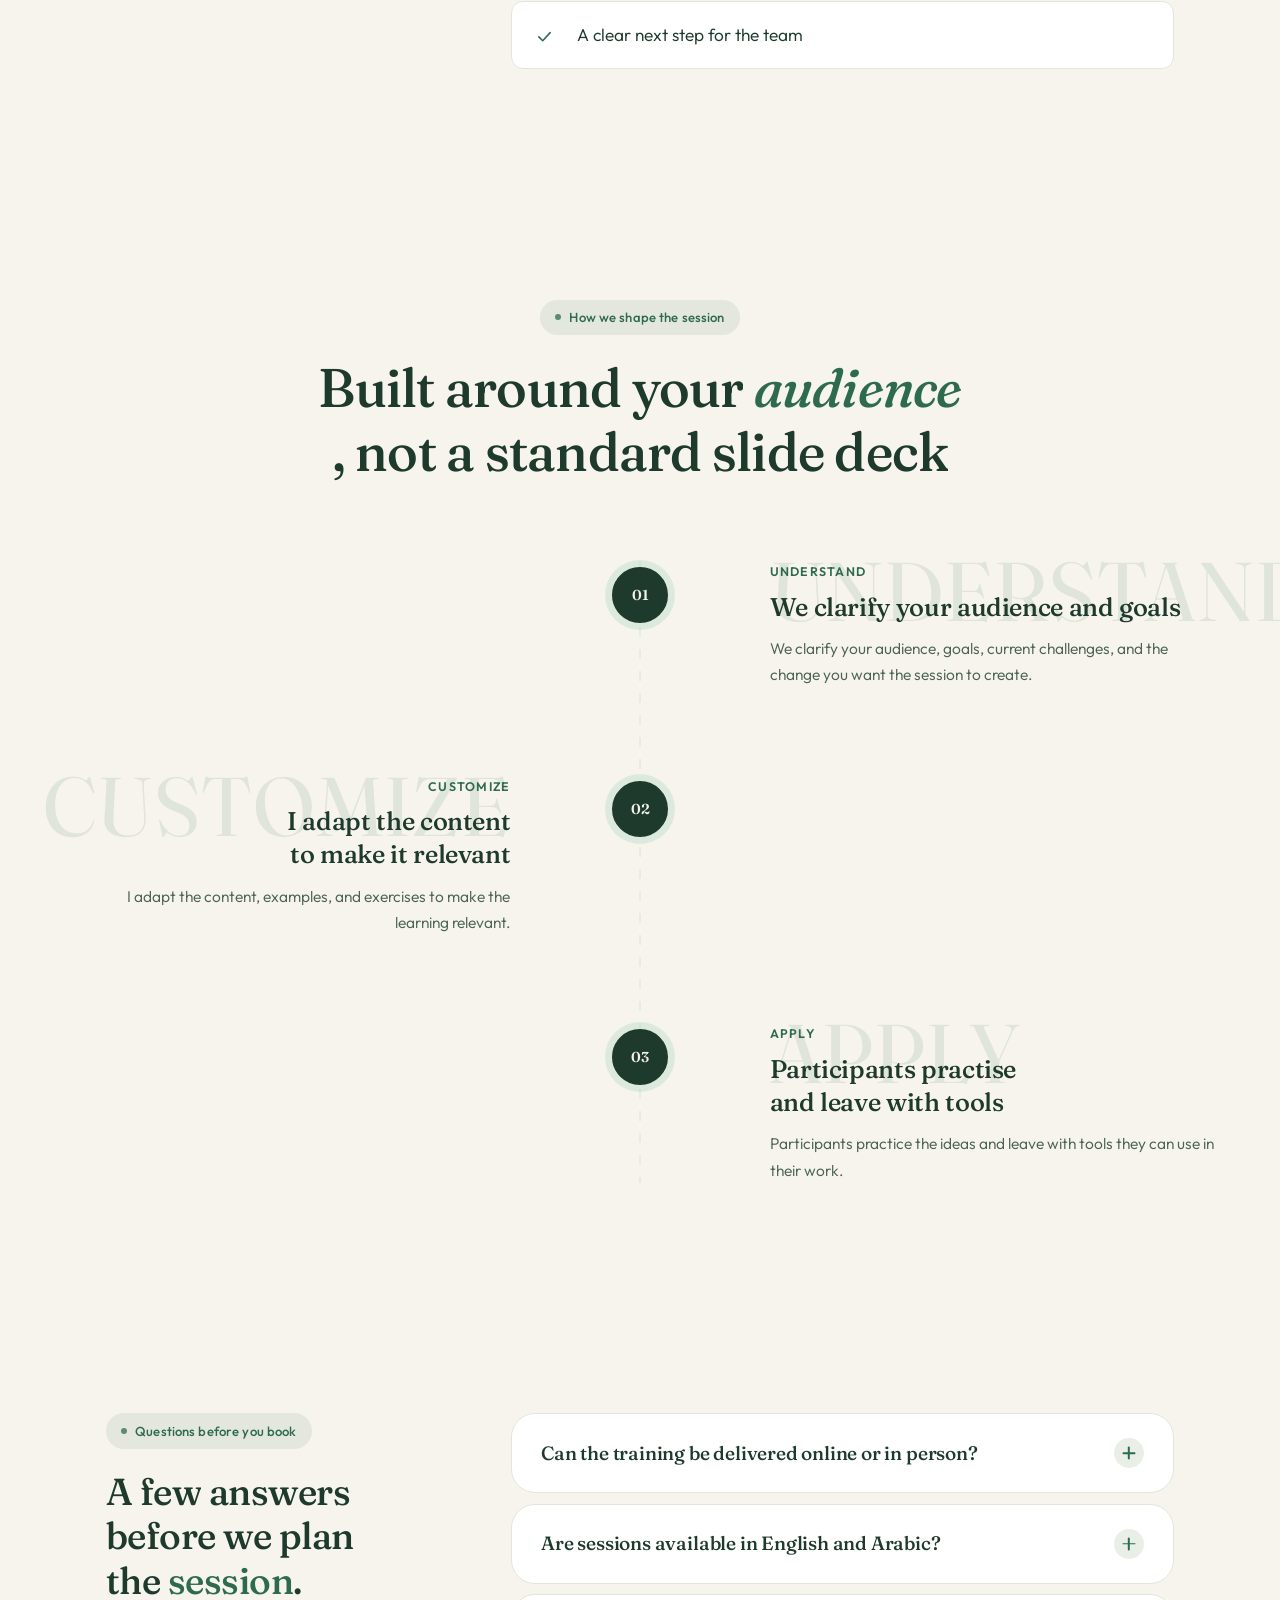
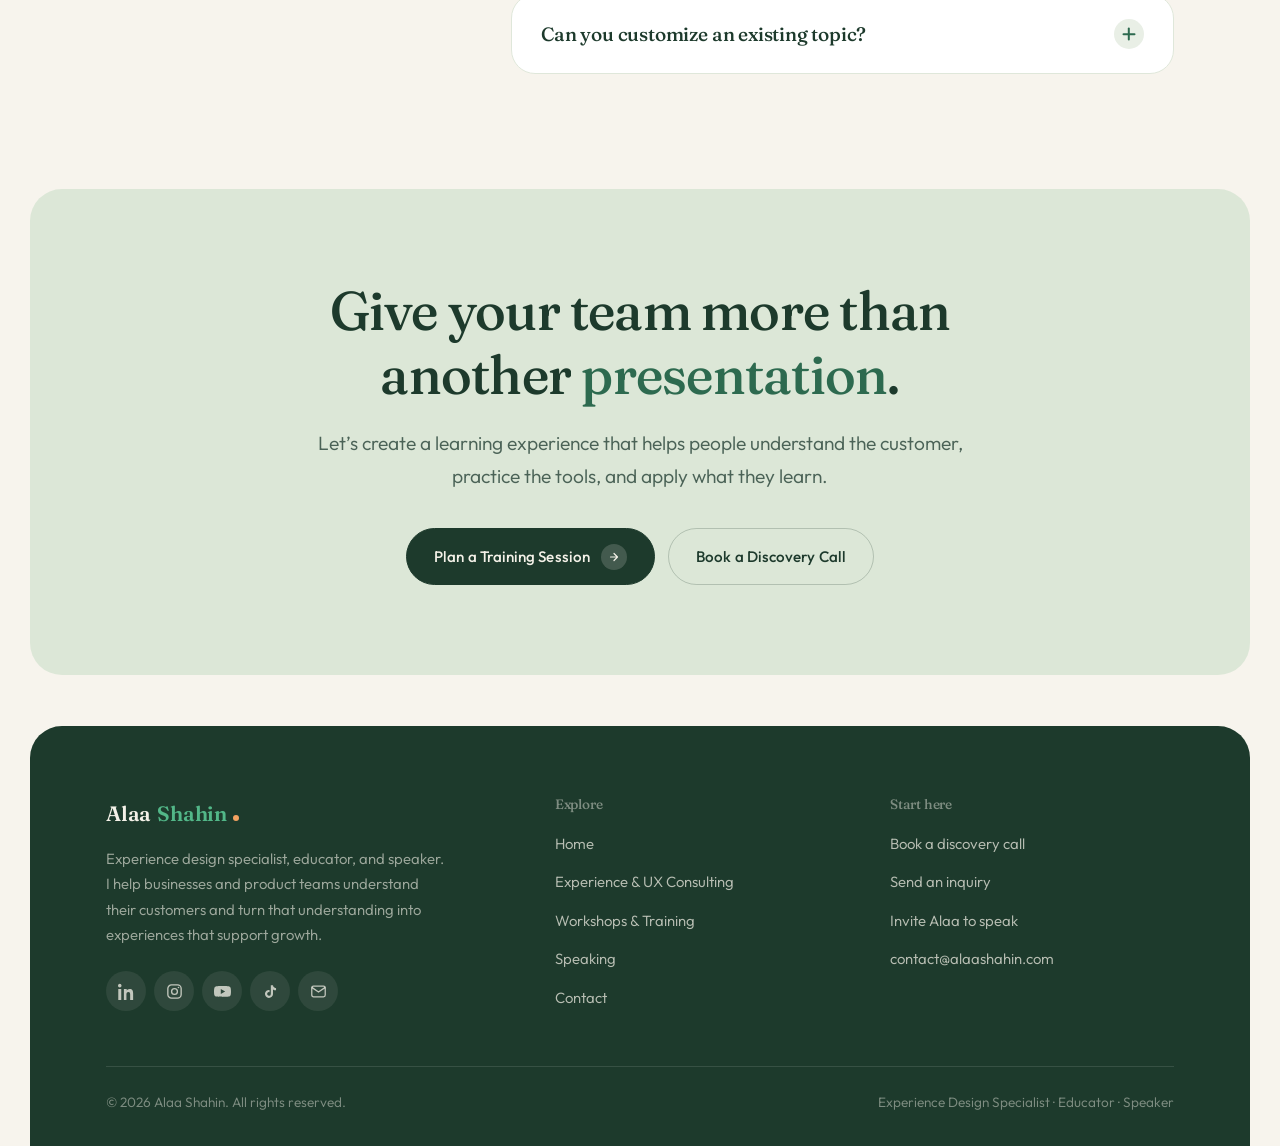
<file: workshops/index.html>
<!DOCTYPE html>
<!--
  Built from .build/build-*.sh + .build/frag.sh (see .build/README.md).
  Hand edits here are fine, but re-running the build overwrites them —
  put shared header/footer/process changes in .build/frag.sh instead.
-->
<html lang="en" dir="ltr" data-theme="light">
<head>
<meta charset="utf-8">
<meta name="viewport" content="width=device-width, initial-scale=1, viewport-fit=cover">
<title>Workshops &amp; Training — Alaa Shahin</title>
<meta name="description" content="Bring customer research, experience design, design thinking, and AI into the way your team solves real business problems. Workshops, masterclasses, and customized team training in English or Arabic.">
<link rel="canonical" href="https://alaashahin.com/workshops/">
<meta name="theme-color" content="#F7F4ED">

<meta property="og:type" content="website">
<meta property="og:site_name" content="Alaa Shahin">
<meta property="og:title" content="Workshops &amp; Training — Alaa Shahin">
<meta property="og:description" content="Bring customer research, experience design, design thinking, and AI into the way your team solves real business problems. Workshops, masterclasses, and customized team training in English or Arabic.">
<meta property="og:url" content="https://alaashahin.com/workshops/">
<meta name="twitter:card" content="summary_large_image">

<link rel="icon" href="data:image/svg+xml,<svg xmlns=%27http://www.w3.org/2000/svg%27 viewBox=%270 0 100 100%27><rect width=%27100%27 height=%27100%27 rx=%2718%27 fill=%27%231B4332%27/><circle cx=%2750%27 cy=%2750%27 r=%2716%27 fill=%27%23F4A261%27/></svg>">

<link rel="preconnect" href="https://fonts.googleapis.com">
<link rel="preconnect" href="https://fonts.gstatic.com" crossorigin>
<link rel="stylesheet" href="https://fonts.googleapis.com/css2?family=Fraunces:ital,opsz,wght@0,9..144,300..600;1,9..144,300..500&family=Outfit:wght@300..700&family=Cairo:wght@300..800&display=swap">
<link rel="stylesheet" href="../assets/css/site.css">

<script>
/* Set theme + direction before first paint (no flash). */
(function(){
  document.documentElement.classList.add('js');
  try{
    var t = localStorage.getItem('as-theme');
    if(!t) t = matchMedia('(prefers-color-scheme: dark)').matches ? 'dark' : 'light';
    document.documentElement.setAttribute('data-theme', t);
    var l = localStorage.getItem('as-lang') || 'en';
    if(l === 'ar'){
      document.documentElement.lang = 'ar';
      document.documentElement.dir = 'rtl';
      /* Hold the first paint until the Arabic copy is swapped in, so
         Arabic visitors never see a flash of English. Released in site.js,
         and by this timer if the script never runs. */
      document.documentElement.classList.add('lang-boot');
      setTimeout(function(){ document.documentElement.classList.remove('lang-boot'); }, 1500);
    }
  }catch(e){}
})();
</script>
</head>
<body>
<a class="skip-link" href="#main" data-ar="تخطَّ إلى المحتوى">Skip to content</a>
<header class="site-head">
  <div class="wrap site-head__inner">
    <a class="brand" href="../index.html" aria-label="Alaa Shahin — home" data-ar="آلاء <span class='brand__last'>شاهين</span> <span class='brand__dot' aria-hidden='true'></span>">Alaa <span class="brand__last">Shahin</span> <span class="brand__dot" aria-hidden="true"></span></a>

    <nav class="nav" id="site-nav" aria-label="Main">
      <ul class="nav__list">
        <li><a class="nav__link" href="../index.html" data-ar="الرئيسية">Home</a></li>
        <li><a class="nav__link" href="../experience-ux-consulting/" data-ar="الاستشارات">Consulting</a></li>
        <li><a class="nav__link" href="../workshops/" aria-current="page" data-ar="ورش العمل والتدريب">Workshops &amp; Training</a></li>
        <li><a class="nav__link" href="../speaking/" data-ar="المحاضرات">Speaking</a></li>
        <li><a class="nav__link" href="../contact/" data-ar="تواصل">Contact</a></li>
      </ul>
      <a class="btn head-cta head-cta--drawer" href="https://calendar.app.google/dumF27oX3baRqBdA6" target="_blank" rel="noopener">
        <span data-ar="احجز مكالمة">Book a Call</span>
        <span class="btn__arrow" aria-hidden="true"><svg width="12" height="12" viewBox="0 0 24 24" fill="none" stroke="currentColor" stroke-width="2.4" stroke-linecap="round" stroke-linejoin="round"><path d="M5 12h13M12 5l7 7-7 7"/></svg></span>
      </a>
    </nav>

    <div class="head-tools">
      <button class="icon-btn icon-theme" type="button" data-theme-toggle aria-label="Toggle dark mode" data-ar-attr="aria-label:تبديل الوضع الداكن">
        <svg class="i-sun" width="15" height="15" viewBox="0 0 24 24" fill="none" stroke="currentColor" stroke-width="1.8" stroke-linecap="round" aria-hidden="true"><circle cx="12" cy="12" r="4.2"/><path d="M12 2v2M12 20v2M4.9 4.9l1.4 1.4M17.7 17.7l1.4 1.4M2 12h2M20 12h2M4.9 19.1l1.4-1.4M17.7 6.3l1.4-1.4"/></svg>
        <svg class="i-moon" width="15" height="15" viewBox="0 0 24 24" fill="none" stroke="currentColor" stroke-width="1.8" stroke-linecap="round" stroke-linejoin="round" aria-hidden="true"><path d="M20.5 13.3A8.4 8.4 0 0 1 10.7 3.5a8.5 8.5 0 1 0 9.8 9.8z"/></svg>
      </button>
      <button class="icon-btn" type="button" data-lang-toggle aria-label="Switch language" data-ar-attr="aria-label:تغيير اللغة">
        <svg width="14" height="14" viewBox="0 0 24 24" fill="none" stroke="currentColor" stroke-width="1.8" aria-hidden="true"><circle cx="12" cy="12" r="9.2"/><path d="M2.8 12h18.4M12 2.8a15 15 0 0 1 0 18.4 15 15 0 0 1 0-18.4z"/></svg>
        <span data-lang-label>ع</span>
      </button>
      <a class="btn head-cta head-cta--bar" href="https://calendar.app.google/dumF27oX3baRqBdA6" target="_blank" rel="noopener">
        <span data-ar="احجز مكالمة">Book a Call</span>
        <span class="btn__arrow" aria-hidden="true"><svg width="12" height="12" viewBox="0 0 24 24" fill="none" stroke="currentColor" stroke-width="2.4" stroke-linecap="round" stroke-linejoin="round"><path d="M5 12h13M12 5l7 7-7 7"/></svg></span>
      </a>
      <button class="burger" type="button" data-burger aria-label="Menu" aria-expanded="false" aria-controls="site-nav" data-ar-attr="aria-label:القائمة">
        <span></span><span></span><span></span>
      </button>
    </div>
  </div>
</header>

<main id="main">

<!-- ═══ HERO ═══════════════════════════════════════════════ -->
<section class="hero">
  <div class="wrap">
    <div class="hero__grid">
      <div>
        <p class="eyebrow reveal" data-ar="ورش العمل والتدريب">Workshops &amp; Training</p>
        <h1 class="hero__title display" data-mask data-ar="امنح فريقك مهارات عملية يستطيع استخدامها <em>فوراً</em>.">Give your team practical skills they can use <em>right away</em>.</h1>
        <p class="hero__sub lede reveal" style="--d:2" data-ar="أدخِل أبحاث العملاء وتصميم التجربة والتفكير التصميمي والذكاء الاصطناعي إلى الطريقة التي يحلّ بها فريقك مشكلات العمل الحقيقية.">Bring customer research, experience design, design thinking, and AI into the way your team solves real business problems.</p>
        <div class="hero__btns btn-group reveal" style="--d:3">
          <a class="btn" href="../contact/?service=training">
            <span data-ar="خطّط جلسة تدريب">Plan a Training Session</span>
            <span class="btn__arrow" aria-hidden="true"><svg width="12" height="12" viewBox="0 0 24 24" fill="none" stroke="currentColor" stroke-width="2.4" stroke-linecap="round" stroke-linejoin="round"><path d="M5 12h13M12 5l7 7-7 7"/></svg></span>
          </a>
          <a class="btn btn--ghost" href="#training-formats" data-ar="استكشف صيغ التدريب">Explore Training Formats</a>
        </div>
      </div>

      <div class="photo-wrap reveal" style="--d:2">
        <figure class="photo photo--portrait reveal">
          <!-- SWAP: assets/img/alaa-workshop.jpg -->
          <div class="photo__ph">
            <svg class="photo__icon" width="30" height="30" viewBox="0 0 24 24" fill="none" stroke="currentColor" stroke-width="1.4" stroke-linecap="round" stroke-linejoin="round" aria-hidden="true"><rect x="2.4" y="5" width="19.2" height="15" rx="2.6"/><circle cx="12" cy="12.5" r="3.6"/><path d="M8.2 5 9.6 2.8h4.8L15.8 5"/></svg>
            <span class="photo__label" data-ar="آلاء أثناء تيسير ورشة عمل — مشاركون يعملون، لا يشاهدون شرائح">Alaa facilitating a workshop &mdash; participants working, not watching slides</span>
            <span class="photo__spec">alaa-workshop.jpg &middot; 4:5</span>
          </div>
        </figure>
        <div class="photo-chip">
          <span class="photo-chip__icon" aria-hidden="true"><svg width="17" height="17" viewBox="0 0 24 24" fill="none" stroke="currentColor" stroke-width="1.7" stroke-linecap="round" stroke-linejoin="round"><circle cx="8.6" cy="8" r="3.4"/><path d="M2.4 20.4a6.2 6.2 0 0 1 12.4 0"/><path d="M16.4 5.2a3.4 3.4 0 0 1 0 6.6M18.4 15a6.2 6.2 0 0 1 3.2 5.4"/></svg></span>
          <span>
            <strong class="photo-chip__k" data-ar="بالعربية والإنجليزية">English &amp; Arabic</strong>
            <span class="photo-chip__v" data-ar="حضورياً أو عن بُعد">In person or online</span>
          </span>
        </div>
      </div>
    </div>
  </div>
</section>

<!-- ═══ FORMATS ════════════════════════════════════════════ -->
<section class="section section--tint" id="training-formats">
  <div class="wrap">
    <p class="eyebrow reveal" data-ar="صيغ التدريب">Training formats</p>
    <h2 class="h-xl mt-2 measure" data-mask data-ar="اختر الصيغة التي تناسب <em>فريقك</em>.">Choose the format that fits your <em>team</em>.</h2>

    <div class="pkgs mt-4">
      <article class="pkg reveal">
        <span class="pkg__tier" data-ar="ورشة عمل مركّزة">Focused Workshop</span>
        <h3 class="pkg__title h-md" data-ar="حلّوا تحدياً واحداً معاً.">Solve one challenge together.</h3>
        <p class="pkg__desc" data-ar="جلسة تفاعلية مبنية حول موضوع واحد أو مشكلة عمل أو تجربة عميل محدّدة.">An interactive session built around one topic, business problem, or customer experience.</p>
        <p class="pkg__listhead" data-ar="الأنسب لـ">Best for</p>
        <ul class="ticks">
          <li><svg width="15" height="15" viewBox="0 0 24 24" fill="none" stroke="currentColor" stroke-width="2.4" stroke-linecap="round" stroke-linejoin="round" aria-hidden="true"><path d="M4 12.5 9.5 18 20 6.5"/></svg><span data-ar="أيام التعلّم الجماعي">Team learning days</span></li>
          <li><svg width="15" height="15" viewBox="0 0 24 24" fill="none" stroke="currentColor" stroke-width="2.4" stroke-linecap="round" stroke-linejoin="round" aria-hidden="true"><path d="M4 12.5 9.5 18 20 6.5"/></svg><span data-ar="البرامج المجتمعية">Community programs</span></li>
          <li><svg width="15" height="15" viewBox="0 0 24 24" fill="none" stroke="currentColor" stroke-width="2.4" stroke-linecap="round" stroke-linejoin="round" aria-hidden="true"><path d="M4 12.5 9.5 18 20 6.5"/></svg><span data-ar="فعاليات الشركات">Company events</span></li>
          <li><svg width="15" height="15" viewBox="0 0 24 24" fill="none" stroke="currentColor" stroke-width="2.4" stroke-linecap="round" stroke-linejoin="round" aria-hidden="true"><path d="M4 12.5 9.5 18 20 6.5"/></svg><span data-ar="تطوير مهارة محدّدة">Focused skill development</span></li>
        </ul>
        <div class="pkg__foot">
          <a class="btn btn--ghost" href="../contact/?service=workshop">
            <span data-ar="خطّط ورشة عمل">Plan a Workshop</span>
            <span class="btn__arrow" aria-hidden="true"><svg width="12" height="12" viewBox="0 0 24 24" fill="none" stroke="currentColor" stroke-width="2.4" stroke-linecap="round" stroke-linejoin="round"><path d="M5 12h13M12 5l7 7-7 7"/></svg></span>
          </a>
        </div>
      </article>

      <article class="pkg reveal" style="--d:1">
        <span class="pkg__tier" data-ar="ماستر كلاس">Masterclass</span>
        <h3 class="pkg__title h-md" data-ar="اذهبوا أعمق من جلسة واحدة.">Go deeper than a single session.</h3>
        <p class="pkg__desc" data-ar="تجربة تعلّم منظّمة تجمع بين التدريس العملي والتمارين الموجّهة والتطبيق بين الجلسات.">A structured learning experience that combines practical teaching, guided exercises, and application between sessions.</p>
        <p class="pkg__listhead" data-ar="الأنسب لـ">Best for</p>
        <ul class="ticks">
          <li><svg width="15" height="15" viewBox="0 0 24 24" fill="none" stroke="currentColor" stroke-width="2.4" stroke-linecap="round" stroke-linejoin="round" aria-hidden="true"><path d="M4 12.5 9.5 18 20 6.5"/></svg><span data-ar="المؤسسون ورواد الأعمال">Founders and entrepreneurs</span></li>
          <li><svg width="15" height="15" viewBox="0 0 24 24" fill="none" stroke="currentColor" stroke-width="2.4" stroke-linecap="round" stroke-linejoin="round" aria-hidden="true"><path d="M4 12.5 9.5 18 20 6.5"/></svg><span data-ar="فرق المنتجات والتصميم">Product and design teams</span></li>
          <li><svg width="15" height="15" viewBox="0 0 24 24" fill="none" stroke="currentColor" stroke-width="2.4" stroke-linecap="round" stroke-linejoin="round" aria-hidden="true"><path d="M4 12.5 9.5 18 20 6.5"/></svg><span data-ar="المجتمعات المهنية">Professional communities</span></li>
          <li><svg width="15" height="15" viewBox="0 0 24 24" fill="none" stroke="currentColor" stroke-width="2.4" stroke-linecap="round" stroke-linejoin="round" aria-hidden="true"><path d="M4 12.5 9.5 18 20 6.5"/></svg><span data-ar="التعلّم بنظام الدفعات">Cohort-based learning</span></li>
        </ul>
        <div class="pkg__foot">
          <a class="btn btn--ghost" href="../contact/?service=masterclass">
            <span data-ar="استكشف الماستر كلاس">Explore a Masterclass</span>
            <span class="btn__arrow" aria-hidden="true"><svg width="12" height="12" viewBox="0 0 24 24" fill="none" stroke="currentColor" stroke-width="2.4" stroke-linecap="round" stroke-linejoin="round"><path d="M5 12h13M12 5l7 7-7 7"/></svg></span>
          </a>
        </div>
      </article>

      <article class="pkg reveal" style="--d:2">
        <span class="pkg__tier" data-ar="تدريب مخصّص للفريق">Customized Team Training</span>
        <h3 class="pkg__title h-md" data-ar="ابنوا المهارات حول العمل الذي يقوم به فريقكم فعلاً.">Build skills around the work your team is already doing.</h3>
        <p class="pkg__desc" data-ar="برنامج مصمّم خصيصاً حول مؤسستك وتحديات عملائك وأهدافك التعليمية.">A tailored program designed around your organization, customer challenges, and learning goals.</p>
        <p class="pkg__listhead" data-ar="الأنسب لـ">Best for</p>
        <ul class="ticks">
          <li><svg width="15" height="15" viewBox="0 0 24 24" fill="none" stroke="currentColor" stroke-width="2.4" stroke-linecap="round" stroke-linejoin="round" aria-hidden="true"><path d="M4 12.5 9.5 18 20 6.5"/></svg><span data-ar="الشركات التي تبني فرقاً تتمحور حول العميل">Companies building customer-centered teams</span></li>
          <li><svg width="15" height="15" viewBox="0 0 24 24" fill="none" stroke="currentColor" stroke-width="2.4" stroke-linecap="round" stroke-linejoin="round" aria-hidden="true"><path d="M4 12.5 9.5 18 20 6.5"/></svg><span data-ar="الفرق العاملة عبر المنتج والتصميم والتسويق والعمليات">Teams working across product, design, marketing, and operations</span></li>
          <li><svg width="15" height="15" viewBox="0 0 24 24" fill="none" stroke="currentColor" stroke-width="2.4" stroke-linecap="round" stroke-linejoin="round" aria-hidden="true"><path d="M4 12.5 9.5 18 20 6.5"/></svg><span data-ar="المؤسسات التي تدير تغييراً أو نمواً">Organizations managing change or growth</span></li>
          <li><svg width="15" height="15" viewBox="0 0 24 24" fill="none" stroke="currentColor" stroke-width="2.4" stroke-linecap="round" stroke-linejoin="round" aria-hidden="true"><path d="M4 12.5 9.5 18 20 6.5"/></svg><span data-ar="الفرق التي تحتاج أدوات ولغة مشتركة">Teams that need shared tools and language</span></li>
        </ul>
        <div class="pkg__foot">
          <a class="btn btn--ghost" href="../contact/?service=team-training">
            <span data-ar="ناقش تدريب الفريق">Discuss Team Training</span>
            <span class="btn__arrow" aria-hidden="true"><svg width="12" height="12" viewBox="0 0 24 24" fill="none" stroke="currentColor" stroke-width="2.4" stroke-linecap="round" stroke-linejoin="round"><path d="M5 12h13M12 5l7 7-7 7"/></svg></span>
          </a>
        </div>
      </article>
    </div>
  </div>
</section>

<!-- ═══ COMPARISON ═════════════════════════════════════════ -->
<section class="section">
  <div class="wrap">
    <p class="eyebrow reveal" data-ar="المقارنة">Compare</p>
    <h2 class="h-xl mt-2 measure" data-mask data-ar="ابدأ من عمق التعلّم الذي يحتاجه <em>فريقك</em>.">Start with the depth of learning your <em>team</em> needs.</h2>

    <div class="table-scroll mt-4 reveal">
      <table class="ctable">
        <caption class="vh">Comparison of the three training formats</caption>
        <thead>
          <tr>
            <th scope="col"><span class="vh">Criteria</span></th>
            <th scope="col" data-ar="ورشة عمل مركّزة">Focused Workshop</th>
            <th scope="col" data-ar="ماستر كلاس">Masterclass</th>
            <th scope="col" data-ar="تدريب مخصّص للفريق">Customized Team Training</th>
          </tr>
        </thead>
        <tbody>
          <tr>
            <th scope="row" data-ar="الأنسب حين">Best when</th>
            <td data-ar="تحتاج جلسة عملية واحدة">You need one practical session</td>
            <td data-ar="تريد تعلّماً موجّهاً أعمق">You want deeper guided learning</td>
            <td data-ar="تحتاج تدريباً مصمّماً حول مؤسستك">You need training shaped around your organization</td>
          </tr>
          <tr>
            <th scope="row" data-ar="الصيغة">Format</th>
            <td data-ar="جلسة تفاعلية واحدة">One interactive session</td>
            <td data-ar="جلسات متعدّدة مترابطة">Multiple connected sessions</td>
            <td data-ar="برنامج مخصّص">Custom program</td>
          </tr>
          <tr>
            <th scope="row" data-ar="التمارين">Exercises</th>
            <td data-ar="مُدرجة">Included</td>
            <td data-ar="مُدرجة بين الجلسات">Included between sessions</td>
            <td data-ar="مبنية حول تحديات الفريق الحقيقية">Built around real team challenges</td>
          </tr>
          <tr>
            <th scope="row" data-ar="التخصيص">Customization</th>
            <td data-ar="الموضوع والجمهور">Topic and audience</td>
            <td data-ar="الجمهور وأهداف التعلّم">Audience and learning goals</td>
            <td data-ar="مخصّص بالكامل">Fully customized</td>
          </tr>
          <tr>
            <th scope="row" data-ar="النتيجة النهائية">Final outcome</th>
            <td data-ar="معالجة مهارة أو تحدٍّ واحد">One skill or challenge addressed</td>
            <td data-ar="إطار عملي يمكن للمشاركين تطبيقه">A practical framework participants can apply</td>
            <td data-ar="أدوات مشتركة وقدرة أقوى للفريق">Shared tools and stronger team capability</td>
          </tr>
        </tbody>
      </table>
    </div>
    <p class="table-hint" data-ar="مرّر أفقياً لمقارنة الصيغ على الشاشات الصغيرة.">Scroll horizontally to compare formats on small screens.</p>

    <div class="btn-group mt-3 reveal">
      <a class="btn" href="https://calendar.app.google/dumF27oX3baRqBdA6" target="_blank" rel="noopener">
        <span data-ar="غير متأكد أي صيغة تناسبك؟ لنتحدث">Not Sure Which Format Fits? Let&rsquo;s Talk</span>
        <span class="btn__arrow" aria-hidden="true"><svg width="12" height="12" viewBox="0 0 24 24" fill="none" stroke="currentColor" stroke-width="2.4" stroke-linecap="round" stroke-linejoin="round"><path d="M5 12h13M12 5l7 7-7 7"/></svg></span>
      </a>
    </div>
  </div>
</section>

<!-- ═══ TOPICS ═════════════════════════════════════════════ -->
<section class="section section--tint">
  <div class="wrap">
    <div class="split">
      <div class="split__rail">
        <p class="eyebrow reveal" data-ar="مواضيع التدريب">Training topics</p>
        <h2 class="h-xl mt-2" data-mask data-ar="ابنِ المهارات التي تقف خلف <em>قرارات</em> أفضل للعملاء والعمل.">Build the skills behind better customer and business <em>decisions</em>.</h2>
      </div>

      <div class="topics">
        <article class="topic reveal">
          <span class="topic__n" aria-hidden="true">01</span>
          <div>
            <h3 class="topic__t" data-ar="فهم العملاء بما يتجاوز الافتراضات">Understanding Customers Beyond Assumptions</h3>
            <p class="topic__d" data-ar="تعلّم طرقاً عملية لكشف احتياجات العملاء وسلوكياتهم ودوافعهم.">Learn practical ways to uncover customer needs, behaviors, and motivations.</p>
          </div>
        </article>
        <article class="topic reveal">
          <span class="topic__n" aria-hidden="true">02</span>
          <div>
            <h3 class="topic__t" data-ar="رسم رحلة العميل الكاملة">Mapping the Complete Customer Journey</h3>
            <p class="topic__d" data-ar="اكتشف أين يتعثّر العملاء، وحدّد اللحظات الأكثر أهمية.">See where customers get stuck and identify the moments that matter most.</p>
          </div>
        </article>
        <article class="topic reveal">
          <span class="topic__n" aria-hidden="true">03</span>
          <div>
            <h3 class="topic__t" data-ar="التفكير التصميمي لتحديات العمل الحقيقية">Design Thinking for Real Business Challenges</h3>
            <p class="topic__d" data-ar="حوّل المشكلات المعقّدة إلى أسئلة مركّزة وأفكار مفيدة وخطوات قابلة للاختبار.">Turn complex problems into focused questions, useful ideas, and testable next steps.</p>
          </div>
        </article>
        <article class="topic reveal">
          <span class="topic__n" aria-hidden="true">04</span>
          <div>
            <h3 class="topic__t" data-ar="السرد القصصي في تجربة المستخدم وأبحاث العملاء">Storytelling in UX and Customer Research</h3>
            <p class="topic__d" data-ar="اعرض رؤى العملاء بطريقة تكسب الانتباه وتدفع القرارات إلى الأمام.">Present customer insight in a way that earns attention and moves decisions forward.</p>
          </div>
        </article>
        <article class="topic reveal">
          <span class="topic__n" aria-hidden="true">05</span>
          <div>
            <h3 class="topic__t" data-ar="الذكاء الاصطناعي في البحث وتصميم التجربة">AI for Research and Experience Design</h3>
            <p class="topic__d" data-ar="استخدم الذكاء الاصطناعي لتنظيم الرؤى واستكشاف الأنماط ودعم تفكير أفضل، دون فقدان الحكم البشري.">Use AI to organize insight, explore patterns, and support better thinking without losing human judgment.</p>
          </div>
        </article>
        <article class="topic reveal">
          <span class="topic__n" aria-hidden="true">06</span>
          <div>
            <h3 class="topic__t" data-ar="تجربة المستخدم لغير المصمّمين">UX for Non-Designers</h3>
            <p class="topic__d" data-ar="امنح المؤسسين ومديري المنتجات والمسوّقين وفرق الأعمال فهماً عملياً لكيفية تشكّل التجارب.">Give founders, product managers, marketers, and business teams a practical understanding of how experiences are shaped.</p>
          </div>
        </article>
      </div>
    </div>
  </div>
</section>

<!-- ═══ WHAT PARTICIPANTS LEAVE WITH ═══════════════════════ -->
<section class="section">
  <div class="wrap">
    <div class="split">
      <div class="split__rail">
        <p class="eyebrow reveal" data-ar="ما يخرج به المشاركون">What participants leave with</p>
        <h2 class="h-xl mt-2" data-mask data-ar="التدريب يجب أن يغيّر ما يفعله فريقك <em>بعده</em>.">Training should change what your team does <em>next</em>.</h2>
      </div>
      <div>
      <div class="figure-card mb-3 reveal">
        <svg class="diagram" viewBox="0 0 420 210" role="img" aria-labelledby="db-t">
          <title id="db-t">Scattered observations grouped into three themes on a workshop board</title>
          <g class="d-node">
            <rect x="14"  y="22"  width="52" height="52" rx="7" class="d-fill-soft" transform="rotate(-5 40 48)"/>
            <rect x="74"  y="34"  width="52" height="52" rx="7" class="d-fill-soft" transform="rotate(4 100 60)"/>
            <rect x="30"  y="92"  width="52" height="52" rx="7" class="d-fill-line" transform="rotate(3 56 118)"/>
          </g>
          <g class="d-node">
            <rect x="158" y="30"  width="52" height="52" rx="7" class="d-fill-line" transform="rotate(-3 184 56)"/>
            <rect x="152" y="98"  width="52" height="52" rx="7" class="d-fill-soft" transform="rotate(5 178 124)"/>
          </g>
          <g class="d-node">
            <rect x="266" y="26"  width="60" height="60" rx="8" class="d-fill-deep"/>
            <rect x="278" y="44"  width="36" height="4"  rx="2" fill="#F4F1E8" opacity=".55"/>
            <rect x="278" y="56"  width="24" height="4"  rx="2" fill="#F4F1E8" opacity=".35"/>
          </g>
          <g class="d-node">
            <rect x="266" y="100" width="60" height="60" rx="8" class="d-fill-mid"/>
            <rect x="278" y="118" width="36" height="4"  rx="2" fill="#F4F1E8" opacity=".6"/>
            <rect x="278" y="130" width="28" height="4"  rx="2" fill="#F4F1E8" opacity=".4"/>
          </g>
          <path class="d-path" style="--len:300" d="M118 62 C 150 62, 150 60, 168 58 M206 120 C 236 120, 240 128, 262 128"
                fill="none" stroke-width="2" stroke-linecap="round" stroke-dasharray="4 6"/>
          <g class="d-flag">
            <rect x="336" y="60" width="72" height="24" rx="12" class="d-fill-soft"/>
            <text class="d-text" x="372" y="75" text-anchor="middle" data-ar="الأنماط">themes</text>
          </g>
          <text class="d-text" x="70"  y="182" text-anchor="middle" data-ar="ما قاله الناس">what people said</text>
          <text class="d-text" x="296" y="182" text-anchor="middle" data-ar="ما يعنيه ذلك">what it means</text>
        </svg>
        <p class="figure-card__cap" data-ar="يغادر الفريق ومعه ملاحظات مُجمَّعة في أنماط يمكنه التصرّف بناءً عليها.">Teams leave with scattered observations grouped into patterns they can act on.</p>
      </div>
      <ul class="takeaways">
        <li class="reveal"><svg width="17" height="17" viewBox="0 0 24 24" fill="none" stroke="currentColor" stroke-width="2.2" stroke-linecap="round" stroke-linejoin="round" aria-hidden="true"><path d="M4 12.5 9.5 18 20 6.5"/></svg><span data-ar="فهم أوضح للعملاء واحتياجاتهم">A clearer understanding of customers and their needs</span></li>
        <li class="reveal" style="--d:1"><svg width="17" height="17" viewBox="0 0 24 24" fill="none" stroke="currentColor" stroke-width="2.2" stroke-linecap="round" stroke-linejoin="round" aria-hidden="true"><path d="M4 12.5 9.5 18 20 6.5"/></svg><span data-ar="أدوات عملية يمكنهم استخدامها بعد الجلسة">Practical tools they can use after the session</span></li>
        <li class="reveal" style="--d:2"><svg width="17" height="17" viewBox="0 0 24 24" fill="none" stroke="currentColor" stroke-width="2.2" stroke-linecap="round" stroke-linejoin="round" aria-hidden="true"><path d="M4 12.5 9.5 18 20 6.5"/></svg><span data-ar="خبرة في تطبيق الأفكار على تحدٍّ حقيقي">Experience applying the ideas to a real challenge</span></li>
        <li class="reveal" style="--d:3"><svg width="17" height="17" viewBox="0 0 24 24" fill="none" stroke="currentColor" stroke-width="2.2" stroke-linecap="round" stroke-linejoin="round" aria-hidden="true"><path d="M4 12.5 9.5 18 20 6.5"/></svg><span data-ar="لغة مشتركة لاتخاذ قرارات تتمحور حول العميل">Shared language for making customer-centered decisions</span></li>
        <li class="reveal" style="--d:4"><svg width="17" height="17" viewBox="0 0 24 24" fill="none" stroke="currentColor" stroke-width="2.2" stroke-linecap="round" stroke-linejoin="round" aria-hidden="true"><path d="M4 12.5 9.5 18 20 6.5"/></svg><span data-ar="خطوة تالية واضحة للفريق">A clear next step for the team</span></li>
      </ul>
      </div>
    </div>
  </div>
</section>

<!-- ═══ HOW WE SHAPE THE SESSION ═══════════════════════════ -->
<section class="section">
  <div class="wrap">
    <div class="process-head">
      <p class="eyebrow reveal" data-ar="كيف نُشكّل الجلسة">How we shape the session</p>
      <h2 class="h-xl mt-2" data-mask data-ar="مبنية حول <em>جمهورك</em>، لا مسحوبة من عرض تقديمي جاهز">Built around your <em>audience</em>, not a standard slide deck</h2>
    </div>
<div class="process" data-process>
  <div class="process__rail" aria-hidden="true">
    <div class="process__rail-track"></div>
    <div class="process__rail-fill"></div>
  </div>

  <article class="pstep">
    <div class="pstep__node" aria-hidden="true">01</div>
    <div class="pstep__body" data-ghost="Understand" data-ar-attr="data-ghost:الفهم">
      <span class="pstep__label" data-ar="الفهم">Understand</span>
      <h3 class="pstep__title h-md" data-ar="نوضّح جمهورك وأهدافك">We clarify your audience and goals</h3>
      <p class="pstep__desc" data-ar="نوضّح جمهورك وأهدافك وتحدياتك الحالية، والتغيير الذي تريد أن تُحدثه الجلسة.">We clarify your audience, goals, current challenges, and the change you want the session to create.</p>
    </div>
  </article>

  <article class="pstep">
    <div class="pstep__node" aria-hidden="true">02</div>
    <div class="pstep__body" data-ghost="Customize" data-ar-attr="data-ghost:التخصيص">
      <span class="pstep__label" data-ar="التخصيص">Customize</span>
      <h3 class="pstep__title h-md" data-ar="أُكيّف المحتوى ليكون ذا صلة">I adapt the content to make it relevant</h3>
      <p class="pstep__desc" data-ar="أُكيّف المحتوى والأمثلة والتمارين لجعل التعلّم وثيق الصلة بواقع فريقك.">I adapt the content, examples, and exercises to make the learning relevant.</p>
    </div>
  </article>

  <article class="pstep">
    <div class="pstep__node" aria-hidden="true">03</div>
    <div class="pstep__body" data-ghost="Apply" data-ar-attr="data-ghost:التطبيق">
      <span class="pstep__label" data-ar="التطبيق">Apply</span>
      <h3 class="pstep__title h-md" data-ar="يتدرّب المشاركون ويخرجون بأدوات">Participants practise and leave with tools</h3>
      <p class="pstep__desc" data-ar="يتدرّب المشاركون على الأفكار ويخرجون بأدوات يمكنهم استخدامها في عملهم.">Participants practice the ideas and leave with tools they can use in their work.</p>
    </div>
  </article>
</div>
  </div>
</section>

<!-- ═══ FAQ ════════════════════════════════════════════════ -->
<section class="section">
  <div class="wrap">
    <div class="split">
      <div class="split__rail">
        <p class="eyebrow reveal" data-ar="أسئلة قبل الحجز">Questions before you book</p>
        <h2 class="h-xl mt-2" data-mask data-ar="بعض الإجابات قبل أن نخطّط <em>الجلسة</em>.">A few answers before we plan the <em>session</em>.</h2>
      </div>
      <div class="faq" data-faq>
        <div class="faq__item">
          <h3><button class="faq__q" type="button" aria-expanded="false">
            <span data-ar="هل يمكن تقديم التدريب عن بُعد أو حضورياً؟">Can the training be delivered online or in person?</span>
            <span class="faq__sign" aria-hidden="true"></span>
          </button></h3>
          <div class="faq__a"><div><p data-ar="نعم. يمكن تقديم ورش العمل والماستر كلاس وتدريب الفرق عن بُعد أو حضورياً.">Yes. Workshops, masterclasses, and team training can be delivered online or in person.</p></div></div>
        </div>
        <div class="faq__item">
          <h3><button class="faq__q" type="button" aria-expanded="false">
            <span data-ar="هل الجلسات متاحة بالإنجليزية والعربية؟">Are sessions available in English and Arabic?</span>
            <span class="faq__sign" aria-hidden="true"></span>
          </button></h3>
          <div class="faq__a"><div><p data-ar="نعم. يمكن تقديم الجلسات بالإنجليزية أو العربية وتكييفها حسب الجمهور.">Yes. Sessions can be delivered in English or Arabic and adapted to the audience.</p></div></div>
        </div>
        <div class="faq__item">
          <h3><button class="faq__q" type="button" aria-expanded="false">
            <span data-ar="هل يمكن تخصيص موضوع موجود؟">Can you customize an existing topic?</span>
            <span class="faq__sign" aria-hidden="true"></span>
          </button></h3>
          <div class="faq__a"><div><p data-ar="نعم. يمكننا البدء بأحد المواضيع المذكورة وتكييف الأمثلة والتمارين والنتائج لتناسب مؤسستك.">Yes. We can begin with one of the listed topics and adapt the examples, exercises, and outcomes to your organization.</p></div></div>
        </div>
      </div>
    </div>
  </div>
</section>

<!-- ═══ FINAL INVITATION ═══════════════════════════════════ -->
<section class="cta-band">
  <div class="wrap">
    <h2 class="h-xl" data-mask data-ar="امنح فريقك أكثر من مجرّد <em>عرض تقديمي</em> آخر.">Give your team more than another <em>presentation</em>.</h2>
    <p class="lede" data-ar="لنصنع تجربة تعلّم تساعد الناس على فهم العميل، وممارسة الأدوات، وتطبيق ما تعلّموه.">Let&rsquo;s create a learning experience that helps people understand the customer, practice the tools, and apply what they learn.</p>
    <div class="btn-group">
      <a class="btn" href="../contact/?service=training">
        <span data-ar="خطّط جلسة تدريب">Plan a Training Session</span>
        <span class="btn__arrow" aria-hidden="true"><svg width="12" height="12" viewBox="0 0 24 24" fill="none" stroke="currentColor" stroke-width="2.4" stroke-linecap="round" stroke-linejoin="round"><path d="M5 12h13M12 5l7 7-7 7"/></svg></span>
      </a>
      <a class="btn btn--ghost" href="https://calendar.app.google/dumF27oX3baRqBdA6" target="_blank" rel="noopener" data-ar="احجز مكالمة استكشافية">Book a Discovery Call</a>
    </div>
  </div>
</section>

</main>
<footer class="site-foot">
  <div class="wrap">
    <div class="foot__top">
      <div class="foot__brand">
        <a class="brand" href="../index.html" data-ar="آلاء <span class='brand__last'>شاهين</span> <span class='brand__dot' aria-hidden='true'></span>">Alaa <span class="brand__last">Shahin</span> <span class="brand__dot" aria-hidden="true"></span></a>
        <p class="foot__tag" data-ar="أخصائية تصميم تجربة ومدرِّبة ومتحدثة. أساعد الشركات وفرق المنتجات على فهم عملائها وتحويل ذلك الفهم إلى تجارب تدعم النمو.">Experience design specialist, educator, and speaker. I help businesses and product teams understand their customers and turn that understanding into experiences that support growth.</p>
        <div class="foot__socials">
          <a class="foot__social" href="https://www.linkedin.com/in/thealaashahin/" target="_blank" rel="noopener" aria-label="LinkedIn"><svg width="17" height="17" viewBox="0 0 24 24" fill="currentColor" aria-hidden="true"><path d="M4.98 3.5A2.5 2.5 0 1 1 0 3.5a2.5 2.5 0 0 1 4.98 0zM.4 8.4h4.2V24H.4zM8.3 8.4h4v2.13h.06c.56-1.06 1.93-2.18 3.97-2.18 4.25 0 5.03 2.8 5.03 6.43V24h-4.19v-7.36c0-1.76-.03-4.02-2.45-4.02-2.45 0-2.83 1.92-2.83 3.9V24H8.3z"/></svg></a>
          <a class="foot__social" href="https://www.instagram.com/thealaashahin/" target="_blank" rel="noopener" aria-label="Instagram"><svg width="17" height="17" viewBox="0 0 24 24" fill="none" stroke="currentColor" stroke-width="1.9" aria-hidden="true"><rect x="2.6" y="2.6" width="18.8" height="18.8" rx="5.2"/><circle cx="12" cy="12" r="4.1"/><circle cx="17.6" cy="6.4" r="1.15" fill="currentColor" stroke="none"/></svg></a>
          <a class="foot__social" href="https://www.youtube.com/@TheAlaaShahin" target="_blank" rel="noopener" aria-label="YouTube"><svg width="17" height="17" viewBox="0 0 24 24" fill="currentColor" aria-hidden="true"><path d="M23.5 6.9a3 3 0 0 0-2.1-2.1C19.5 4.3 12 4.3 12 4.3s-7.5 0-9.4.5A3 3 0 0 0 .5 6.9C0 8.8 0 12 0 12s0 3.2.5 5.1a3 3 0 0 0 2.1 2.1c1.9.5 9.4.5 9.4.5s7.5 0 9.4-.5a3 3 0 0 0 2.1-2.1C24 15.2 24 12 24 12s0-3.2-.5-5.1zM9.6 15.6V8.4l6.2 3.6z"/></svg></a>
          <a class="foot__social" href="https://www.tiktok.com/@thealaashahin" target="_blank" rel="noopener" aria-label="TikTok"><svg width="17" height="17" viewBox="0 0 24 24" fill="currentColor" aria-hidden="true"><path d="M16.6 5.82A4.28 4.28 0 0 1 15.54 3h-3.09v12.4a2.59 2.59 0 1 1-1.83-2.48V9.77a5.68 5.68 0 1 0 4.92 5.63V9.01a7.35 7.35 0 0 0 4.3 1.38V7.3a4.28 4.28 0 0 1-3.24-1.48z"/></svg></a>
          <a class="foot__social" href="mailto:contact@alaashahin.com" aria-label="Email"><svg width="17" height="17" viewBox="0 0 24 24" fill="none" stroke="currentColor" stroke-width="1.8" stroke-linecap="round" stroke-linejoin="round" aria-hidden="true"><rect x="2.5" y="4.5" width="19" height="15" rx="2.4"/><path d="m3 6.5 9 6.2 9-6.2"/></svg></a>
        </div>
      </div>

      <div>
        <h2 class="foot__h" data-ar="التنقّل">Explore</h2>
        <ul class="foot__list">
          <li><a href="../index.html" data-ar="الرئيسية">Home</a></li>
          <li><a href="../experience-ux-consulting/" data-ar="استشارات التجربة وتجربة المستخدم">Experience &amp; UX Consulting</a></li>
          <li><a href="../workshops/" data-ar="ورش العمل والتدريب">Workshops &amp; Training</a></li>
          <li><a href="../speaking/" data-ar="المحاضرات">Speaking</a></li>
          <li><a href="../contact/" data-ar="تواصل">Contact</a></li>
        </ul>
      </div>

      <div>
        <h2 class="foot__h" data-ar="ابدأ من هنا">Start here</h2>
        <ul class="foot__list">
          <li><a href="https://calendar.app.google/dumF27oX3baRqBdA6" target="_blank" rel="noopener" data-ar="احجز مكالمة استكشافية">Book a discovery call</a></li>
          <li><a href="../contact/#inquiry-form" data-ar="أرسل استفساراً">Send an inquiry</a></li>
          <li><a href="mailto:contact@alaashahin.com?subject=Invite%20Alaa%20to%20Speak" data-ar="ادعُ آلاء للتحدث">Invite Alaa to speak</a></li>
          <li><a href="mailto:contact@alaashahin.com">contact@alaashahin.com</a></li>
        </ul>
      </div>
    </div>

    <div class="foot__bot">
      <span>&copy; <span data-year>2026</span> <span data-ar="آلاء شاهين. جميع الحقوق محفوظة.">Alaa Shahin. All rights reserved.</span></span>
      <span data-ar="أخصائية تصميم تجربة · مدرِّبة · متحدثة">Experience Design Specialist &middot; Educator &middot; Speaker</span>
    </div>
  </div>
</footer>

<button class="to-top" type="button" data-to-top aria-label="Back to top" data-ar-attr="aria-label:العودة إلى الأعلى">
  <svg width="17" height="17" viewBox="0 0 24 24" fill="none" stroke="currentColor" stroke-width="2" stroke-linecap="round" stroke-linejoin="round" aria-hidden="true"><path d="M12 19V5M5 12l7-7 7 7"/></svg>
</button>

<script src="../assets/js/site.js" defer></script>
</body>
</html>
</file>
<file: assets/css/site.css>
/* ═══════════════════════════════════════════════════════════════
   ALAA SHAHIN — Experience Design Specialist
   Calm, rounded, warm-neutral personal-brand system.
   One deep ink hue · cream ground · pill controls · soft cards.
   ═══════════════════════════════════════════════════════════════ */

/* ── 1. RESET ─────────────────────────────────────────────── */
*, *::before, *::after { box-sizing: border-box; margin: 0; padding: 0; }
img, svg, video { display: block; max-width: 100%; }
button, input, textarea, select { font: inherit; color: inherit; }
:where(a) { color: inherit; }

/* ── 2. TOKENS ────────────────────────────────────────────── */
:root, [data-theme="light"] {
  /* one ink hue, used at strengths — the move every reference site makes */
  --ink-h: 158;
  --ink:      #1D3A2C;
  --ink-2:    #4B6357;
  --ink-3:    #7E9086;
  --ink-4:    #A9B6AE;

  /* brand */
  --forest:      #1D3A2C;
  --forest-mid:  #2D6A4F;
  --sage:        #52B788;
  --amber:       #F4A261;
  --gold:        #B58B54;   /* muted metallic for fine detail */

  /* ground */
  --cream:    #F7F4ED;   /* page ground — warm off-white */
  --cream-2:  #E9EFE6;   /* light green — tinted section panels */
  --cream-3:  #D6E0D1;   /* deeper light green — placeholder media */
  --surface:  #FFFFFF;
  --surface-2:#FAFCF9;
  --tint-deep:#DCE7D7;   /* light green, one step down — the closing band */
  --deep-panel: #1D3A2C; /* footer ground; --forest goes lighter in dark mode */

  --line:      #DFE7DA;
  --line-soft: #EAEFE5;
  --on-dark:   #F4F1E8;

  --nav-bg:    rgba(255,255,255,0.72);
  --nav-line:  rgba(29,58,44,0.08);

  --shadow-sm: 0 1px 2px rgba(29,58,44,.04), 0 6px 18px -8px rgba(29,58,44,.10);
  --shadow-md: 0 2px 6px rgba(29,58,44,.05), 0 18px 40px -20px rgba(29,58,44,.18);
  --shadow-nav:0 1px 2px rgba(29,58,44,.05), 0 10px 34px -14px rgba(29,58,44,.16);

  /* type */
  --f-display: 'Fraunces', 'Iowan Old Style', Georgia, serif;
  --f-body:    'Outfit', ui-sans-serif, system-ui, -apple-system, sans-serif;

  /* metrics */
  --wrap:  1180px;
  --gut:   clamp(1.25rem, 5vw, 3.5rem);
  --sec-y: clamp(4.5rem, 9vw, 8rem);
  --panel-inset: clamp(.75rem, 2vw, 1.25rem);

  /* the rounding system */
  --r:      12px;   /* cards, inputs, small panels        */
  --r-lg:   24px;   /* media, big panels, section blocks  */
  --r-xl:   32px;   /* hero portrait, dark bands          */
  --r-pill: 100px;  /* every button                       */

  --ease:      cubic-bezier(.22,1,.36,1);
  --ease-soft: cubic-bezier(.4,0,.2,1);
  --t-theme: background-color .45s var(--ease-soft), color .45s var(--ease-soft), border-color .45s var(--ease-soft);
}

[data-theme="dark"] {
  --ink:      #E8EFE9;
  --ink-2:    #B2C4B8;
  --ink-3:    #85998C;
  --ink-4:    #5F7568;

  --forest:      #2D6A4F;
  --forest-mid:  #6BC49A;
  --sage:        #8AD4B0;
  --amber:       #F4A261;
  --gold:        #D6B37E;

  --cream:    #0F1B15;
  --cream-2:  #14241C;
  --cream-3:  #1B3025;
  --surface:  #16261D;
  --surface-2:#1A2C21;
  --tint-deep:#22331F;
  --deep-panel: #16261D;

  --line:      #24382C;
  --line-soft: #1C2C23;
  --on-dark:   #E8EFE9;

  --nav-bg:    rgba(22,38,29,0.78);
  --nav-line:  rgba(232,239,233,0.10);

  --shadow-sm: 0 1px 2px rgba(0,0,0,.3), 0 6px 18px -8px rgba(0,0,0,.45);
  --shadow-md: 0 2px 6px rgba(0,0,0,.32), 0 18px 40px -20px rgba(0,0,0,.6);
  --shadow-nav:0 1px 2px rgba(0,0,0,.3), 0 10px 34px -14px rgba(0,0,0,.5);
}

[dir="rtl"] {
  --f-display: 'Cairo', 'Noto Kufi Arabic', sans-serif;
  --f-body:    'Cairo', 'Noto Kufi Arabic', sans-serif;
}

/* ── 3. BASE ──────────────────────────────────────────────── */
html { scroll-behavior: smooth; -webkit-text-size-adjust: 100%; }
body {
  font-family: var(--f-body);
  font-size: clamp(1rem, .97rem + .16vw, 1.06rem);
  line-height: 1.7;
  font-weight: 350;
  background: var(--cream);
  color: var(--ink-2);
  overflow-x: hidden;
  -webkit-font-smoothing: antialiased;
  transition: var(--t-theme), opacity .22s var(--ease-soft);
}
body.lang-swapping { opacity: 0; }
html.lang-boot body { visibility: hidden; }

::selection { background: var(--amber); color: #1D3A2C; }

h1, h2, h3, h4 {
  font-family: var(--f-display);
  font-weight: 500;
  line-height: 1.22;
  letter-spacing: -.014em;
  color: var(--ink);
  text-wrap: balance;
  font-variation-settings: 'SOFT' 28, 'WONK' 0;
}
[dir="rtl"] h1, [dir="rtl"] h2, [dir="rtl"] h3, [dir="rtl"] h4 {
  font-variation-settings: normal; letter-spacing: 0; line-height: 1.45; font-weight: 700;
}
p { text-wrap: pretty; }
em { font-style: normal; color: var(--forest-mid); }

a { text-decoration: none; }

:focus-visible { outline: 2px solid var(--forest-mid); outline-offset: 3px; border-radius: var(--r); }

.skip-link {
  position: fixed; inset-inline-start: .75rem; top: .75rem; z-index: 999;
  background: var(--forest); color: var(--on-dark);
  padding: .8rem 1.3rem; font-size: .875rem; border-radius: var(--r-pill);
  clip-path: inset(50%);
}
.skip-link:focus { clip-path: none; }

/* ── 4. LAYOUT ────────────────────────────────────────────── */
.wrap { width: 100%; max-width: var(--wrap); margin-inline: auto; padding-inline: var(--gut); }
.section { padding-block: var(--sec-y); position: relative; }

/* Tinted and dark sections are rounded PANELS inset from the page,
   not full-bleed bands — this is the reference sites' signature move. */
/* Rounded panels inset from the page edge. The inset is subtracted from the
   inner wrap's padding so panel copy lines up with plain-section copy. */
.section--tint, .section--dark, .cta-band, .site-foot {
  width: calc(100% - (var(--panel-inset) * 2));
  max-width: calc(var(--wrap) + (var(--panel-inset) * 2));
  margin-inline: auto;
  padding-inline: 0;
  border-radius: var(--r-xl);
}
.section--tint > .wrap, .section--dark > .wrap,
.cta-band > .wrap, .site-foot > .wrap {
  padding-inline: calc(var(--gut) - var(--panel-inset));
  max-width: calc(var(--wrap) - (var(--panel-inset) * 2));
}
.section--tint { background: var(--cream-2); }
.section--dark { background: var(--deep-panel); color: rgba(244,241,232,.78); }
.section--dark h1, .section--dark h2, .section--dark h3, .section--dark h4 { color: var(--on-dark); }
.section--dark em { color: var(--amber); }

/* editorial split: label rail + content */
.split {
  display: grid;
  grid-template-columns: minmax(0, 3.4fr) minmax(0, 6.6fr);
  gap: clamp(2rem, 5vw, 4.5rem);
  align-items: start;
}
.split__rail { position: sticky; top: calc(var(--nav-h, 84px) + 1.5rem); }
.split__rail .h-xl { font-size: clamp(1.75rem, 1.15rem + 1.5vw, 2.5rem); }
.split__rail .lede { font-size: clamp(1rem, .97rem + .25vw, 1.08rem); }
@media (max-width: 900px) {
  .split { grid-template-columns: 1fr; gap: 1.75rem; }
  .split__rail { position: static; }
}

/* ── 5. TYPE SCALE ────────────────────────────────────────── */
.display { font-size: clamp(2.3rem, 1.2rem + 4.6vw, 4.4rem); line-height: 1.14; }
.h-xl    { font-size: clamp(2rem, 1.2rem + 3.2vw, 3.4rem); line-height: 1.18; }
.h-lg    { font-size: clamp(1.6rem, 1.15rem + 1.9vw, 2.4rem); }
.h-md    { font-size: clamp(1.22rem, 1.05rem + .8vw, 1.6rem); line-height: 1.3; }
.h-sm    { font-size: clamp(1.06rem, 1rem + .3vw, 1.22rem); line-height: 1.38; }

.lede {
  font-size: clamp(1.04rem, 1rem + .38vw, 1.2rem);
  line-height: 1.72; color: var(--ink-2); font-weight: 350; max-width: 58ch;
}
.small { font-size: .92rem; line-height: 1.65; color: var(--ink-3); }
.measure { max-width: 60ch; }

/* Eyebrows are soft chips, not letterspaced all-caps rules. */
.eyebrow {
  display: inline-flex; align-items: center; gap: .5rem;
  font-size: .82rem; font-weight: 500; letter-spacing: .01em;
  color: var(--forest-mid);
  background: color-mix(in oklab, var(--forest-mid) 9%, transparent);
  padding: .42rem .95rem; border-radius: var(--r-pill);
}
[dir="rtl"] .eyebrow { font-size: .9rem; letter-spacing: 0; }
.eyebrow::before {
  content: ''; width: 6px; height: 6px; border-radius: 50%;
  background: currentColor; flex-shrink: 0; opacity: .75;
}
.eyebrow--plain { background: none; padding: 0; }
.eyebrow--plain::before { display: none; }
.section--dark .eyebrow { color: var(--amber); background: color-mix(in oklab, var(--amber) 14%, transparent); }

/* ── 6. BUTTONS — every control is a pill ─────────────────── */
.btn {
  --btn-bg: var(--forest);
  --btn-fg: var(--on-dark);
  --btn-bd: var(--forest);
  display: inline-flex; align-items: center; justify-content: center; gap: .7rem;
  padding: .92rem 1.7rem;
  font-family: var(--f-body);
  font-size: .95rem; font-weight: 500; letter-spacing: .005em;
  background: var(--btn-bg); color: var(--btn-fg);
  border: 1px solid var(--btn-bd);
  border-radius: var(--r-pill);
  cursor: pointer; text-align: center;
  transition: background-color .3s var(--ease), color .3s var(--ease),
              border-color .3s var(--ease), transform .3s var(--ease),
              box-shadow .3s var(--ease);
}
.btn:hover, .btn:focus-visible {
  transform: translateY(-2px);
  box-shadow: var(--shadow-md);
  --btn-bg: var(--forest-mid); --btn-bd: var(--forest-mid);
}
.btn:active { transform: translateY(0); }

/* the circular icon badge riding on the primary CTA */
.btn__arrow {
  display: grid; place-items: center; flex-shrink: 0;
  width: 26px; height: 26px; border-radius: 50%;
  background: color-mix(in oklab, var(--btn-fg) 18%, transparent);
  transition: transform .35s var(--ease), background-color .3s;
}
.btn:hover .btn__arrow { transform: translateX(3px); background: color-mix(in oklab, var(--btn-fg) 28%, transparent); }
[dir="rtl"] .btn__arrow > svg { transform: scaleX(-1); }
[dir="rtl"] .btn:hover .btn__arrow { transform: translateX(-3px); }

.btn--ghost { --btn-bg: transparent; --btn-fg: var(--ink); --btn-bd: var(--line); }
.btn--ghost:hover { --btn-bg: var(--surface); --btn-fg: var(--ink); --btn-bd: var(--ink-4); }
.btn--amber { --btn-bg: var(--amber); --btn-fg: #23301F; --btn-bd: var(--amber); }
.btn--amber:hover { --btn-bg: var(--gold); --btn-bd: var(--gold); --btn-fg: #fff; }
.btn--light { --btn-bg: transparent; --btn-fg: var(--on-dark); --btn-bd: rgba(244,241,232,.3); }
.btn--light:hover { --btn-bg: rgba(244,241,232,.1); --btn-bd: rgba(244,241,232,.5); --btn-fg: var(--on-dark); }

.btn-group { display: flex; flex-wrap: wrap; gap: .8rem; }

.tlink {
  display: inline-flex; align-items: center; gap: .45rem;
  font-size: .93rem; font-weight: 500; color: var(--forest-mid);
  transition: gap .3s var(--ease), color .3s;
}
.tlink:hover { gap: .75rem; }
[dir="rtl"] .tlink svg { transform: scaleX(-1); }
.section--dark .tlink { color: var(--amber); }

/* ── 7. HEADER — floating rounded bar ─────────────────────── */
.scroll-rail { display: none; }

.site-head {
  position: fixed; inset-inline: 0; top: 0; z-index: 200;
  padding: clamp(.6rem, 1.4vw, 1rem) var(--gut);
  transition: padding .35s var(--ease);
}
.site-head__inner {
  display: flex; align-items: center; justify-content: space-between; gap: 1rem;
  max-width: var(--wrap); margin-inline: auto;
  height: 62px; padding-inline: .7rem .7rem;
  background: var(--nav-bg);
  border: 1px solid var(--nav-line);
  border-radius: var(--r-pill);
  backdrop-filter: saturate(180%) blur(18px);
  -webkit-backdrop-filter: saturate(180%) blur(18px);
  transition: box-shadow .35s var(--ease), background-color .35s, border-color .35s;
}
.site-head.is-stuck .site-head__inner { box-shadow: var(--shadow-nav); }

.brand {
  display: inline-flex; align-items: baseline; gap: .38rem;
  font-family: var(--f-display); font-size: 1.1rem; font-weight: 600;
  letter-spacing: -.01em; color: var(--ink); white-space: nowrap;
  padding-inline-start: .8rem;
}
.brand__dot { width: 6px; height: 6px; border-radius: 50%; background: var(--amber); flex-shrink: 0; }
.brand__last { color: var(--forest-mid); }

/* centered link cluster */
.nav {
  display: flex; align-items: center; gap: .3rem;
  position: absolute; inset-inline-start: 50%; transform: translateX(-50%);
}
[dir="rtl"] .nav { transform: translateX(50%); }
.nav__list { display: flex; align-items: center; gap: .15rem; list-style: none; }
.nav__link {
  display: block; padding: .5rem .85rem; border-radius: var(--r-pill);
  font-size: .9rem; font-weight: 400; color: var(--ink-2); white-space: nowrap;
  transition: background-color .25s, color .25s;
}
.nav__link:hover { color: var(--ink); background: color-mix(in oklab, var(--ink) 6%, transparent); }
.nav__link[aria-current="page"] { color: var(--ink); font-weight: 500; background: color-mix(in oklab, var(--ink) 7%, transparent); }

.head-tools { display: flex; align-items: center; gap: .4rem; }
.icon-btn {
  display: inline-flex; align-items: center; justify-content: center; gap: .35rem;
  min-width: 38px; height: 38px; padding-inline: .7rem;
  background: transparent; border: 1px solid transparent; border-radius: var(--r-pill);
  color: var(--ink-2); cursor: pointer; font-size: .82rem; font-weight: 500;
  transition: background-color .25s, color .25s, border-color .25s;
}
.icon-btn:hover { background: color-mix(in oklab, var(--ink) 7%, transparent); color: var(--ink); }
.icon-theme .i-moon { display: none; }
[data-theme="dark"] .icon-theme .i-sun { display: none; }
[data-theme="dark"] .icon-theme .i-moon { display: block; }

.head-cta { flex-shrink: 0; padding: .62rem .7rem .62rem 1.25rem; font-size: .88rem; }
.head-cta .btn__arrow { width: 26px; height: 26px; }
[dir="rtl"] .head-cta { padding: .62rem 1.25rem .62rem .7rem; }
.head-cta--drawer { display: none; }

.burger {
  display: none; flex-direction: column; justify-content: center; gap: 5px;
  width: 40px; height: 38px; background: none; border: 1px solid var(--line);
  border-radius: var(--r-pill); cursor: pointer; padding: 0 9px;
}
.burger span { display: block; height: 1.5px; background: var(--ink); border-radius: 2px; transition: transform .35s var(--ease), opacity .2s; }
.burger.is-open span:nth-child(1) { transform: translateY(6.5px) rotate(45deg); }
.burger.is-open span:nth-child(2) { opacity: 0; }
.burger.is-open span:nth-child(3) { transform: translateY(-6.5px) rotate(-45deg); }

@media (max-width: 1040px) {
  .burger { display: flex; }
  .nav {
    position: fixed; inset-inline: var(--gut); top: calc(var(--nav-h, 84px) + .2rem);
    transform: none; flex-direction: column; align-items: stretch; gap: 0;
    background: var(--surface);
    border: 1px solid var(--line); border-radius: var(--r-lg);
    box-shadow: var(--shadow-md);
    padding: .6rem;
    max-height: calc(100dvh - var(--nav-h, 84px) - 1.5rem);
    overflow-y: auto;
    opacity: 0; visibility: hidden; transform: translateY(-8px) scale(.99);
    transition: opacity .3s var(--ease), transform .3s var(--ease), visibility .3s;
  }
  [dir="rtl"] .nav { transform: translateY(-8px) scale(.99); }
  .nav.is-open { opacity: 1; visibility: visible; transform: none; }
  .nav__list { flex-direction: column; align-items: stretch; gap: 2px; }
  .nav__link { padding: .85rem 1rem; font-size: 1rem; border-radius: var(--r); }
  .head-cta--bar { display: none; }
  .head-cta--drawer { display: inline-flex; margin-top: .5rem; width: 100%; justify-content: center; }
}
@media (max-width: 560px) {
  .site-head__inner { height: 56px; }
  .brand { font-size: 1rem; padding-inline-start: .55rem; }
  .head-tools .icon-btn { min-width: 34px; height: 34px; padding-inline: .5rem; }
}

/* ── 8. HERO ──────────────────────────────────────────────── */
.hero {
  padding-top: calc(var(--nav-h, 84px) + clamp(2rem, 5vw, 4.5rem));
  padding-bottom: clamp(2.5rem, 5vw, 4.5rem);
}
.hero__bg, .hero__glow { display: none; }

.hero__grid {
  display: grid; grid-template-columns: minmax(0, 1.15fr) minmax(0, .85fr);
  gap: clamp(2rem, 5vw, 4.5rem); align-items: center;
}
.hero__grid > .portrait { max-width: 420px; margin-inline-start: auto; }
.hero--simple .hero__grid { grid-template-columns: minmax(0, 1fr); max-width: 46rem; }
@media (max-width: 940px) { .hero__grid { grid-template-columns: 1fr; } }

.hero__title { margin-top: 1.3rem; }
.hero__sub { margin-top: 1.4rem; }
.hero__btns { margin-top: 2.1rem; }

/* credential strip — a rounded tinted panel */
.hero__meta {
  margin-top: clamp(2.4rem, 4.5vw, 3.4rem);
  padding: clamp(1.3rem, 2.4vw, 1.8rem) clamp(1.4rem, 2.6vw, 2rem);
  background: var(--cream-2); border-radius: var(--r-lg);
  display: grid; grid-template-columns: repeat(auto-fit, minmax(150px, 1fr)); gap: 1.4rem 2rem;
}
.metric__value {
  font-family: var(--f-display); font-size: clamp(1.15rem, 1rem + .6vw, 1.45rem);
  font-weight: 600; line-height: 1.2; color: var(--ink); letter-spacing: -.015em;
}
.metric__label { margin-top: .3rem; font-size: .84rem; line-height: 1.5; color: var(--ink-3); }

/* portrait — big soft-cornered media card */
.portrait {
  position: relative; aspect-ratio: 4 / 5; width: 100%;
  background: var(--cream-3);
  border-radius: var(--r-xl);
  overflow: hidden;
}
.portrait img { width: 100%; height: 100%; object-fit: cover; }
.portrait__ph {
  position: absolute; inset: 0;
  display: flex; flex-direction: column; align-items: center; justify-content: center; gap: .8rem;
  background: linear-gradient(160deg, var(--cream-2), var(--cream-3));
  text-align: center; padding: 1.75rem;
}
.portrait__initials {
  font-family: var(--f-display); font-size: clamp(2.8rem, 7vw, 4.2rem); font-weight: 600;
  color: var(--forest-mid); opacity: .28; line-height: 1;
}
.portrait__note {
  font-size: .84rem; line-height: 1.6; color: var(--ink-3); max-width: 24ch;
  background: color-mix(in oklab, var(--surface) 70%, transparent);
  padding: .5rem .9rem; border-radius: var(--r-pill);
}
.portrait__frame { display: none; }

/* ── 9. PHOTOS ────────────────────────────────────────────── */
/* A figure that holds its shape whether it contains a real <img> or the
   placeholder block. Swap the inner .photo__ph for an <img> — see
   assets/img/README.md. */
.photo {
  position: relative; width: 100%; overflow: hidden;
  border-radius: var(--r-xl); background: var(--cream-2);
}
.photo > img { width: 100%; height: 100%; object-fit: cover; display: block; }
.photo--portrait  { aspect-ratio: 4 / 5; }
.photo--landscape { aspect-ratio: 3 / 2; }
.photo--square    { aspect-ratio: 1 / 1; }
.photo--wide      { aspect-ratio: 16 / 9; border-radius: var(--r-lg); }

.photo__ph {
  position: absolute; inset: 0;
  display: flex; flex-direction: column; align-items: center; justify-content: center;
  gap: .85rem; text-align: center; padding: 1.5rem;
  background:
    repeating-linear-gradient(-45deg, transparent 0 11px,
      color-mix(in oklab, var(--forest-mid) 5%, transparent) 11px 12px),
    linear-gradient(160deg, var(--cream-2), var(--cream-3));
}
.photo__ph::after {
  content: ''; position: absolute; inset: 12px; border-radius: calc(var(--r-xl) - 8px);
  border: 1.5px dashed color-mix(in oklab, var(--forest-mid) 30%, transparent);
  pointer-events: none;
}
.photo--wide .photo__ph::after { inset: 9px; border-radius: calc(var(--r-lg) - 6px); }
.photo__icon { color: var(--forest-mid); opacity: .4; }
.photo__label {
  font-size: .88rem; line-height: 1.5; color: var(--ink-2);
  max-width: 26ch; font-weight: 450;
}
.photo__spec {
  font-size: .72rem; letter-spacing: .06em; color: var(--ink-3);
  background: color-mix(in oklab, var(--surface) 70%, transparent);
  padding: .25rem .7rem; border-radius: var(--r-pill);
}
[dir="rtl"] .photo__spec { letter-spacing: 0; }

/* soft float-in */
.js .photo { opacity: 0; transform: translateY(18px) scale(.985); }
.photo { transition: opacity .8s var(--ease), transform .8s var(--ease); }
.js .photo.is-in { opacity: 1; transform: none; }

/* portrait with a small stat/quote chip riding on its corner */
.photo-wrap { position: relative; }
.photo-chip {
  position: absolute; inset-inline-start: -1rem; bottom: 1.5rem; z-index: 2;
  display: flex; align-items: center; gap: .7rem;
  background: var(--surface); border: 1px solid var(--line);
  border-radius: var(--r-pill); padding: .7rem 1.1rem .7rem .8rem;
  box-shadow: var(--shadow-md); max-width: calc(100% - 2rem);
}
.photo-chip__icon {
  width: 34px; height: 34px; border-radius: 50%; flex-shrink: 0;
  display: grid; place-items: center;
  background: color-mix(in oklab, var(--forest-mid) 12%, transparent);
  color: var(--forest-mid);
}
.photo-chip__k { display: block; font-weight: 600; font-size: .88rem; color: var(--ink); line-height: 1.25; }
.photo-chip__v { display: block; font-size: .78rem; color: var(--ink-3); line-height: 1.3; }
@media (max-width: 560px) { .photo-chip { inset-inline-start: .6rem; bottom: .6rem; } }

/* ── 9b. LOGO STRIP ───────────────────────────────────────── */
.logos {
  display: flex; flex-wrap: wrap; align-items: center; justify-content: center;
  gap: clamp(1.5rem, 4vw, 3.5rem);
  padding: clamp(1.4rem, 3vw, 2rem) clamp(1.25rem, 3vw, 2.5rem);
  background: var(--cream-2); border-radius: var(--r-lg);
}
.logos__note {
  width: 100%; text-align: center; font-size: .82rem; color: var(--ink-3);
  margin-bottom: .3rem;
}
.logo-slot {
  display: grid; place-items: center;
  height: 42px; min-width: 104px; padding-inline: 1rem;
  border: 1.5px dashed color-mix(in oklab, var(--forest-mid) 26%, transparent);
  border-radius: var(--r);
  font-size: .7rem; letter-spacing: .12em; text-transform: uppercase;
  color: var(--ink-3); opacity: .8;
  transition: opacity .3s, border-color .3s;
}
[dir="rtl"] .logo-slot { letter-spacing: 0; text-transform: none; font-size: .8rem; }
.logo-slot:hover { opacity: 1; border-color: var(--forest-mid); }
.logos > img { height: 40px; width: auto; object-fit: contain; filter: grayscale(1); opacity: .65; transition: opacity .3s, filter .3s; }
.logos > img:hover { filter: none; opacity: 1; }

/* ── 9c. MEDIA GRID (talks, appearances) ──────────────────── */
.media-grid { display: grid; grid-template-columns: repeat(auto-fit, minmax(min(100%, 260px), 1fr)); gap: clamp(.85rem, 1.8vw, 1.15rem); }
.media-item { display: flex; flex-direction: column; gap: .8rem; }
.media-item .photo { border-radius: var(--r-lg); }
.media-item__play {
  position: absolute; inset-inline-start: 50%; top: 50%; transform: translate(-50%,-50%);
  width: 52px; height: 52px; border-radius: 50%; z-index: 2;
  display: grid; place-items: center;
  background: color-mix(in oklab, var(--surface) 88%, transparent);
  color: var(--forest); box-shadow: var(--shadow-sm);
  transition: transform .35s var(--ease), background-color .3s;
}
.media-item:hover .media-item__play { transform: translate(-50%,-50%) scale(1.08); background: var(--surface); }
/* the play badge is the visual centre here — the caption below carries the words */
.media-item .photo__label, .media-item .photo__icon { display: none; }
.media-item__k { font-weight: 500; font-size: .95rem; color: var(--ink); }
.media-item__v { font-size: .85rem; color: var(--ink-3); }

/* ── 9d. FIGURE / DIAGRAM ─────────────────────────────────── */
/* Abstract schematics drawn as inline SVG so they theme and scale. */
.figure-card {
  position: relative; background: var(--surface);
  border: 1px solid var(--line); border-radius: var(--r-xl);
  padding: clamp(1.4rem, 3vw, 2.2rem);
  box-shadow: var(--shadow-sm);
}
.section--tint .figure-card { background: var(--surface); }
.figure-card__cap { margin-top: 1.1rem; font-size: .84rem; color: var(--ink-3); text-align: center; }
.diagram { width: 100%; height: auto; display: block; overflow: visible; }

/* diagram parts animate in once the card is on screen */
.diagram .d-track { stroke: var(--line); }
.diagram .d-path {
  stroke: var(--forest-mid);
  stroke-dasharray: var(--len, 600); stroke-dashoffset: var(--len, 600);
}
.is-in .diagram .d-path { animation: d-draw 1.6s var(--ease) .2s forwards; }
@keyframes d-draw { to { stroke-dashoffset: 0; } }

.diagram .d-node { opacity: 0; transform-box: fill-box; transform-origin: center; }
.is-in .diagram .d-node { animation: d-pop .55s var(--ease) forwards; }
.is-in .diagram .d-node:nth-of-type(1) { animation-delay: .45s; }
.is-in .diagram .d-node:nth-of-type(2) { animation-delay: .70s; }
.is-in .diagram .d-node:nth-of-type(3) { animation-delay: .95s; }
.is-in .diagram .d-node:nth-of-type(4) { animation-delay: 1.20s; }
.is-in .diagram .d-node:nth-of-type(5) { animation-delay: 1.45s; }
@keyframes d-pop { from { opacity: 0; transform: scale(.4); } to { opacity: 1; transform: scale(1); } }

.diagram .d-flag { opacity: 0; }
.is-in .diagram .d-flag { animation: d-flag 2.4s var(--ease) 1.6s infinite; }
@keyframes d-flag {
  0%, 100% { opacity: .35; }
  50%      { opacity: 1; }
}
.diagram .d-fill-soft { fill: var(--cream-2); }
.diagram .d-fill-line { fill: var(--line-soft); }
.diagram .d-fill-deep { fill: var(--forest); }
.diagram .d-fill-mid  { fill: var(--forest-mid); }
.diagram .d-fill-amber{ fill: var(--amber); }
.diagram .d-text { fill: var(--ink-3); font-family: var(--f-body); font-size: 11px; }
.diagram .d-text--on { fill: var(--on-dark); }

@media (prefers-reduced-motion: reduce) {
  .js .photo { opacity: 1 !important; transform: none !important; }
  .diagram .d-path { stroke-dashoffset: 0 !important; animation: none !important; }
  .diagram .d-node { opacity: 1 !important; animation: none !important; }
  .diagram .d-flag { opacity: .8 !important; animation: none !important; }
}


/* ── 10. CREDIBILITY ──────────────────────────────────────── */
.creds {
  display: grid; grid-template-columns: repeat(3, minmax(0,1fr)); gap: 1px;
  background: var(--line); border: 1px solid var(--line);
  border-radius: var(--r-lg); overflow: hidden;
}
@media (max-width: 780px) { .creds { grid-template-columns: 1fr; } }
.cred {
  background: var(--surface);
  padding: clamp(1.6rem, 3vw, 2.3rem) clamp(1.3rem, 2.4vw, 2rem);
  transition: background-color .35s var(--ease);
}
.cred:hover { background: var(--surface-2); }
.cred__k { font-family: var(--f-display); font-size: clamp(1.1rem, 1rem + .55vw, 1.35rem); font-weight: 600; }
.cred__v { margin-top: .5rem; font-size: .93rem; line-height: 1.65; color: var(--ink-3); max-width: 34ch; }
.cred__icon {
  width: 42px; height: 42px; display: grid; place-items: center; border-radius: 50%;
  background: color-mix(in oklab, var(--forest-mid) 10%, transparent);
  color: var(--forest-mid); margin-bottom: 1.05rem;
}

/* ── 11. EDITORIAL ROWS ───────────────────────────────────── */
.rows { display: flex; flex-direction: column; gap: .75rem; }
.erow {
  display: grid;
  grid-template-columns: 2.6rem minmax(0, 1fr) auto;
  gap: clamp(.9rem, 2.4vw, 1.8rem); align-items: center;
  padding: clamp(1.5rem, 2.8vw, 2.1rem) clamp(1.3rem, 2.4vw, 1.9rem);
  background: var(--surface); border: 1px solid var(--line); border-radius: var(--r-lg);
  transition: transform .4s var(--ease), box-shadow .4s var(--ease), border-color .4s var(--ease);
}
.erow:hover { transform: translateY(-3px); box-shadow: var(--shadow-md); border-color: transparent; }
.erow__n {
  font-family: var(--f-display); font-size: .95rem; font-weight: 600;
  color: var(--gold); align-self: start; padding-top: .15rem;
}
.erow__eyebrow { font-size: .84rem; color: var(--ink-3); display: block; margin-bottom: .5rem; }
.erow__title { margin-bottom: .55rem; transition: color .3s; }
.erow:hover .erow__title { color: var(--forest-mid); }
.erow__desc { color: var(--ink-2); max-width: 56ch; font-size: .98rem; }
.erow__go {
  display: inline-flex; align-items: center; justify-content: center;
  width: 46px; height: 46px; border-radius: 50%;
  background: var(--cream-2); color: var(--forest-mid); flex-shrink: 0;
  transition: background-color .35s var(--ease), color .35s var(--ease), transform .35s var(--ease);
}
.erow:hover .erow__go { background: var(--forest); color: var(--on-dark); transform: translateX(3px); }
[dir="rtl"] .erow__go svg { transform: scaleX(-1); }
[dir="rtl"] .erow:hover .erow__go { transform: translateX(-3px); }
@media (max-width: 720px) {
  .erow { grid-template-columns: 2rem minmax(0,1fr); align-items: start; }
  .erow__cta { grid-column: 2; margin-top: .4rem; }
}

/* ── 12. PROCESS — centre rail, alternating sides, ghost watermarks ── */
.process-head { text-align: center; margin-inline: auto; max-width: 42rem; }
.process-head .eyebrow { margin-inline: auto; }
/* the one place emphasis is set in italic, matching the section's design */
.process-head em { font-style: italic; }
[dir="rtl"] .process-head em { font-style: normal; }

.process { position: relative; margin-top: clamp(3rem, 6vw, 5rem); }

.process__rail {
  position: absolute; inset-inline-start: 50%; top: 0; bottom: 0;
  width: 2px; transform: translateX(-50%); z-index: 0;
}
.process__rail-track {
  position: absolute; inset: 0; opacity: .7;
  background: repeating-linear-gradient(
    to bottom, var(--line) 0 10px, transparent 10px 22px);
}
.process__rail-fill {
  position: absolute; top: 0; inset-inline: 0; height: 0; border-radius: 1px;
  background: linear-gradient(to bottom, var(--forest-mid), var(--sage));
  transition: height .12s ease-out;
}

.pstep {
  position: relative; z-index: 1;
  display: flex; align-items: flex-start;
  margin-bottom: clamp(3rem, 7vw, 5.5rem);
}
.pstep:last-child { margin-bottom: 0; }

.pstep__node {
  position: absolute; inset-inline-start: 50%; top: .35rem; z-index: 2;
  width: 56px; height: 56px; border-radius: 50%;
  display: grid; place-items: center;
  background: var(--cream-2); border: 2px solid var(--line);
  font-family: var(--f-display); font-size: .9rem; font-weight: 600; color: var(--ink-3);
  transform: translateX(-50%) scale(.62); opacity: 0;
  transition: background-color .5s var(--ease), color .5s var(--ease),
              border-color .5s var(--ease), box-shadow .5s var(--ease),
              transform .6s cubic-bezier(.34,1.56,.64,1), opacity .5s;
}
.pstep.is-in .pstep__node {
  background: var(--forest); border-color: var(--forest); color: var(--on-dark);
  transform: translateX(-50%) scale(1); opacity: 1;
  box-shadow: 0 0 0 7px color-mix(in oklab, var(--sage) 16%, transparent);
}

.pstep__body {
  position: relative;
  width: calc(50% - clamp(2rem, 4vw, 3.25rem));
  opacity: 0;
  transition: opacity .7s var(--ease), transform .7s var(--ease);
}
.pstep.is-in .pstep__body { opacity: 1; transform: translateX(0); }

/* the oversized word sitting behind each step */
.pstep__body::before {
  content: attr(data-ghost);
  position: absolute; top: -.7rem; z-index: -1;
  font-family: var(--f-display);
  font-size: clamp(3.25rem, 6.5vw, 5.5rem); font-weight: 400;
  text-transform: uppercase; letter-spacing: .01em; line-height: 1;
  color: var(--forest-mid); white-space: nowrap; pointer-events: none;
  opacity: 0; transition: opacity .9s .15s;
}
.pstep.is-in .pstep__body::before { opacity: .11; }
[data-theme="dark"] .pstep.is-in .pstep__body::before { opacity: .07; }
[dir="rtl"] .pstep__body::before { text-transform: none; }

/* 01 and 03 sit right of the rail; 02 sits left */
.pstep:nth-of-type(odd) { justify-content: flex-end; }
.pstep:nth-of-type(odd) .pstep__body {
  text-align: start; padding-inline-start: clamp(1.5rem, 3vw, 2.5rem);
  transform: translateX(40px);
}
.pstep:nth-of-type(odd) .pstep__body::before { inset-inline-start: clamp(1.5rem, 3vw, 2.5rem); }
[dir="rtl"] .pstep:nth-of-type(odd) .pstep__body { transform: translateX(-40px); }

.pstep:nth-of-type(even) { justify-content: flex-start; }
.pstep:nth-of-type(even) .pstep__body {
  text-align: end; padding-inline-end: clamp(1.5rem, 3vw, 2.5rem);
  transform: translateX(-40px);
}
.pstep:nth-of-type(even) .pstep__body::before { inset-inline-end: clamp(1.5rem, 3vw, 2.5rem); }
[dir="rtl"] .pstep:nth-of-type(even) .pstep__body { transform: translateX(40px); }

.pstep__label {
  display: block; font-size: .78rem; font-weight: 600; letter-spacing: .1em;
  text-transform: uppercase; color: var(--forest-mid); margin-bottom: .5rem;
}
[dir="rtl"] .pstep__label { letter-spacing: 0; text-transform: none; font-size: .88rem; }
.pstep__title { margin-bottom: .7rem; }
.pstep__desc { color: var(--ink-2); font-size: .97rem; }

.process-cta { position: relative; z-index: 1; text-align: center; padding-top: clamp(2.5rem, 5vw, 3.5rem); }
.process-cta .btn-group { justify-content: center; }

/* Single column below the fold-point: rail to the side, everything right of it */
@media (max-width: 820px) {
  .process__rail { inset-inline-start: 27px; transform: none; }
  .pstep { justify-content: flex-start !important; margin-bottom: clamp(2.5rem, 6vw, 3.5rem); }
  .pstep__node { inset-inline-start: 27px; width: 48px; height: 48px; }
  .pstep.is-in .pstep__node { transform: translateX(-50%) scale(1); }
  .pstep__body,
  .pstep:nth-of-type(odd) .pstep__body,
  .pstep:nth-of-type(even) .pstep__body {
    width: 100%; text-align: start;
    padding-inline: calc(27px + 2.5rem) 0;
    transform: translateX(24px);
  }
  [dir="rtl"] .pstep:nth-of-type(odd) .pstep__body,
  [dir="rtl"] .pstep:nth-of-type(even) .pstep__body { transform: translateX(-24px); }
  .pstep:nth-of-type(odd) .pstep__body::before,
  .pstep:nth-of-type(even) .pstep__body::before {
    inset-inline: calc(27px + 2.5rem) auto;
    font-size: clamp(2.6rem, 11vw, 3.6rem);
  }
}

@media (prefers-reduced-motion: reduce) {
  .pstep__body { transform: none !important; }
  .pstep__node { transform: translateX(-50%) scale(1) !important; opacity: 1 !important; }
}

/* ── 13. CARD GRIDS ───────────────────────────────────────── */
.cards { display: grid; gap: clamp(.85rem, 1.8vw, 1.15rem); }
.cards--2 { grid-template-columns: repeat(auto-fit, minmax(min(100%, 320px), 1fr)); }
.cards--3 { grid-template-columns: repeat(auto-fit, minmax(min(100%, 280px), 1fr)); }

.card {
  background: var(--surface); border: 1px solid var(--line); border-radius: var(--r-lg);
  padding: clamp(1.5rem, 2.6vw, 2rem);
  position: relative;
  transition: transform .4s var(--ease), box-shadow .4s var(--ease), border-color .4s var(--ease);
}
.card:hover { transform: translateY(-3px); box-shadow: var(--shadow-md); border-color: transparent; }
.card__icon {
  width: 46px; height: 46px; display: grid; place-items: center; border-radius: 50%;
  background: color-mix(in oklab, var(--forest-mid) 10%, transparent);
  color: var(--forest-mid); margin-bottom: 1.15rem;
  transition: background-color .35s var(--ease), color .35s var(--ease);
}
.card:hover .card__icon { background: var(--forest); color: var(--on-dark); }
.card__title { margin-bottom: .5rem; }
.card__desc { color: var(--ink-2); font-size: .97rem; }
.card__n {
  position: absolute; top: clamp(1.2rem,2.2vw,1.6rem); inset-inline-end: clamp(1.3rem,2.4vw,1.8rem);
  font-family: var(--f-display); font-size: 1rem; font-weight: 600; color: var(--ink-4); line-height: 1;
}

/* ── 14. PACKAGES ─────────────────────────────────────────── */
.pkgs { display: grid; grid-template-columns: repeat(auto-fit, minmax(min(100%, 290px), 1fr)); gap: clamp(.85rem, 1.8vw, 1.15rem); }
.pkg {
  display: flex; flex-direction: column;
  background: var(--surface); border: 1px solid var(--line); border-radius: var(--r-lg);
  padding: clamp(1.6rem, 2.8vw, 2.2rem);
  transition: transform .4s var(--ease), box-shadow .4s var(--ease), border-color .4s var(--ease);
}
.pkg:hover { transform: translateY(-4px); box-shadow: var(--shadow-md); border-color: transparent; }
.pkg__tier {
  display: inline-block; align-self: flex-start;
  font-size: .8rem; font-weight: 500; color: var(--forest-mid);
  background: color-mix(in oklab, var(--forest-mid) 9%, transparent);
  padding: .35rem .85rem; border-radius: var(--r-pill); margin-bottom: 1.1rem;
}
.pkg__title { margin-bottom: .65rem; }
.pkg__desc { color: var(--ink-2); font-size: .97rem; margin-bottom: 1.5rem; }
.pkg__listhead { font-size: .86rem; font-weight: 500; color: var(--ink-3); margin-bottom: .8rem; }
.ticks { list-style: none; display: flex; flex-direction: column; gap: .7rem; margin-bottom: 1.8rem; }
.ticks li {
  display: grid; grid-template-columns: 20px 1fr; gap: .7rem; align-items: start;
  font-size: .95rem; line-height: 1.6; color: var(--ink-2);
}
.ticks svg { color: var(--forest-mid); margin-top: .38rem; }
.pkg__foot { margin-top: auto; }
.pkg__foot .btn { width: 100%; }

/* ── 15. COMPARISON TABLE ─────────────────────────────────── */
.table-scroll {
  overflow-x: auto; border: 1px solid var(--line);
  border-radius: var(--r-lg); background: var(--surface);
}
.ctable { width: 100%; border-collapse: collapse; min-width: 700px; font-size: .94rem; }
.ctable th, .ctable td { padding: 1.05rem 1.2rem; text-align: start; vertical-align: top; border-bottom: 1px solid var(--line-soft); }
.ctable thead th {
  font-family: var(--f-display); font-size: 1rem; font-weight: 600; color: var(--ink);
  background: var(--cream-2); border-bottom: 1px solid var(--line);
}
.ctable tbody th { font-family: var(--f-body); font-weight: 500; font-size: .92rem; color: var(--ink-3); white-space: nowrap; width: 1%; }
.ctable tbody td { color: var(--ink-2); }
.ctable tbody tr:last-child th, .ctable tbody tr:last-child td { border-bottom: 0; }
.ctable tbody tr { transition: background-color .3s; }
.ctable tbody tr:hover { background: var(--surface-2); }
.table-hint { margin-top: .8rem; font-size: .85rem; color: var(--ink-3); }

/* ── 16. TESTIMONIALS ─────────────────────────────────────── */
.quotes { display: grid; grid-template-columns: 1.2fr 1fr; gap: clamp(.85rem, 1.8vw, 1.15rem); align-items: stretch; }
@media (max-width: 900px) { .quotes { grid-template-columns: 1fr; } }
.quotes__side { display: grid; gap: clamp(.85rem, 1.8vw, 1.15rem); }
.quote {
  background: var(--surface); border: 1px solid var(--line); border-radius: var(--r-lg);
  padding: clamp(1.6rem, 2.8vw, 2.2rem);
  display: flex; flex-direction: column;
  transition: transform .4s var(--ease), box-shadow .4s var(--ease);
}
.quote:hover { transform: translateY(-3px); box-shadow: var(--shadow-md); }
.quote__mark { font-family: var(--f-display); font-size: 2.8rem; line-height: .8; color: var(--gold); opacity: .45; margin-bottom: .8rem; }
.quote--sm .quote__mark { font-size: 2.1rem; }
.quote__text {
  font-family: var(--f-display); font-weight: 500;
  font-size: clamp(1.05rem, .98rem + .45vw, 1.3rem); line-height: 1.5;
  color: var(--ink); letter-spacing: -.008em; margin-bottom: 1.4rem;
}
.quote--sm .quote__text { font-size: clamp(1rem, .96rem + .22vw, 1.08rem); line-height: 1.6; }
.quote__by { margin-top: auto; padding-top: 1.1rem; border-top: 1px solid var(--line-soft); }
.quote__name { font-weight: 500; font-size: .95rem; color: var(--ink); }
.quote__role { font-size: .87rem; color: var(--ink-3); margin-top: .1rem; }

/* placeholders must never read as real testimonials */
.is-placeholder { border-style: dashed; border-color: var(--gold); background: color-mix(in oklab, var(--gold) 5%, var(--surface)); }
.is-placeholder:hover { transform: none; box-shadow: none; }
.ph-flag {
  display: inline-flex; align-items: center; align-self: flex-start;
  font-size: .76rem; font-weight: 500; color: #7A5A28;
  background: color-mix(in oklab, var(--gold) 22%, transparent);
  border-radius: var(--r-pill); padding: .3rem .8rem; margin-bottom: 1rem;
}
[data-theme="dark"] .ph-flag { color: var(--gold); }
.is-placeholder .quote__text { color: var(--ink-2); font-family: var(--f-body); font-size: 1rem; line-height: 1.65; font-weight: 350; }

/* ── 17. ABOUT ────────────────────────────────────────────── */
.about__grid {
  display: grid; grid-template-columns: minmax(0, .8fr) minmax(0, 1fr);
  gap: clamp(2rem, 5vw, 4.5rem); align-items: start;
}
@media (min-width: 901px) { .about__grid > .portrait { position: sticky; top: calc(var(--nav-h, 84px) + 1.5rem); } }
@media (max-width: 900px) { .about__grid { grid-template-columns: 1fr; } }
.about__copy p + p { margin-top: 1.05rem; }
.badges { display: flex; flex-direction: column; gap: .7rem; margin-top: 1.6rem; }
.badge {
  display: grid; grid-template-columns: 44px 1fr; gap: .95rem; align-items: center;
  padding: 1rem 1.2rem; border: 1px solid var(--line); border-radius: var(--r);
  background: var(--surface);
  transition: border-color .35s, transform .35s var(--ease), box-shadow .35s;
}
.badge:hover { transform: translateY(-2px); box-shadow: var(--shadow-sm); border-color: transparent; }
.badge__icon {
  width: 44px; height: 44px; display: grid; place-items: center; border-radius: 50%;
  background: color-mix(in oklab, var(--forest-mid) 10%, transparent); color: var(--forest-mid);
}
.badge__k { display: block; font-weight: 500; font-size: .95rem; color: var(--ink); }
.badge__v { display: block; font-size: .86rem; color: var(--ink-3); line-height: 1.5; margin-top: .1rem; }

/* ── 18. FAQ ──────────────────────────────────────────────── */
.faq { display: flex; flex-direction: column; gap: .65rem; }
.faq__item {
  background: var(--surface); border: 1px solid var(--line); border-radius: var(--r-lg);
  overflow: hidden; transition: border-color .3s, box-shadow .3s;
}
.faq__item.is-open { box-shadow: var(--shadow-sm); border-color: transparent; }
.faq__q {
  width: 100%; display: flex; align-items: center; justify-content: space-between; gap: 1.25rem;
  padding: clamp(1.15rem, 2.2vw, 1.5rem) clamp(1.3rem, 2.4vw, 1.8rem);
  background: none; border: 0; cursor: pointer; text-align: start;
  font-family: var(--f-display); font-weight: 500;
  font-size: clamp(1.02rem, .98rem + .38vw, 1.2rem); line-height: 1.4;
  letter-spacing: -.01em; color: var(--ink);
  transition: color .3s;
}
[dir="rtl"] .faq__q { font-weight: 700; letter-spacing: 0; }
.faq__q:hover { color: var(--forest-mid); }
.faq__sign {
  position: relative; width: 30px; height: 30px; flex-shrink: 0; border-radius: 50%;
  background: var(--cream-2); color: var(--forest-mid);
  transition: background-color .3s, color .3s, transform .4s var(--ease);
}
.faq__item.is-open .faq__sign { background: var(--forest); color: var(--on-dark); transform: rotate(90deg); }
.faq__sign::before, .faq__sign::after {
  content: ''; position: absolute; left: 50%; top: 50%; width: 13px; height: 1.6px;
  background: currentColor; border-radius: 2px; transform: translate(-50%,-50%);
  transition: opacity .3s var(--ease);
}
.faq__sign::after { transform: translate(-50%,-50%) rotate(90deg); }
.faq__item.is-open .faq__sign::after { opacity: 0; }
.js .faq__a { height: 0; overflow: hidden; transition: height .42s var(--ease); }
.faq__a p {
  padding: 0 clamp(1.3rem, 2.4vw, 1.8rem) clamp(1.25rem, 2.4vw, 1.6rem);
  color: var(--ink-2); max-width: 68ch;
}

/* ── 19. TOPIC LIST ───────────────────────────────────────── */
.topics { display: flex; flex-direction: column; gap: .65rem; }
.topic {
  background: var(--surface); border: 1px solid var(--line); border-radius: var(--r-lg);
  padding: clamp(1.4rem, 2.6vw, 1.9rem) clamp(1.3rem, 2.4vw, 1.8rem);
  display: grid; grid-template-columns: auto 1fr; gap: 1.1rem; align-items: start;
  transition: transform .4s var(--ease), box-shadow .4s var(--ease), border-color .4s var(--ease);
}
.topic:hover { transform: translateY(-3px); box-shadow: var(--shadow-md); border-color: transparent; }
.topic__n { font-family: var(--f-display); font-size: .9rem; font-weight: 600; color: var(--gold); padding-top: .28rem; }
.topic__t {
  font-family: var(--f-display); font-weight: 500;
  font-size: clamp(1.05rem, 1rem + .5vw, 1.32rem);
  line-height: 1.34; letter-spacing: -.012em; margin-bottom: .5rem; color: var(--ink);
  transition: color .3s;
}
[dir="rtl"] .topic__t { font-weight: 700; letter-spacing: 0; line-height: 1.5; }
.topic:hover .topic__t { color: var(--forest-mid); }
.topic__d { color: var(--ink-2); font-size: .97rem; max-width: 62ch; }

/* ── 20. TAKEAWAYS ────────────────────────────────────────── */
.takeaways { list-style: none; display: flex; flex-direction: column; gap: .55rem; }
.takeaways li {
  display: grid; grid-template-columns: 26px 1fr; gap: .9rem; align-items: start;
  padding: clamp(.95rem, 1.9vw, 1.2rem) clamp(1.1rem, 2.2vw, 1.5rem);
  background: var(--surface); border: 1px solid var(--line); border-radius: var(--r);
  font-size: clamp(.98rem, .95rem + .25vw, 1.08rem); line-height: 1.6; color: var(--ink);
  transition: transform .35s var(--ease), border-color .35s, box-shadow .35s;
}
.takeaways li:hover { transform: translateX(4px); border-color: transparent; box-shadow: var(--shadow-sm); }
[dir="rtl"] .takeaways li:hover { transform: translateX(-4px); }
.takeaways svg { color: var(--forest-mid); margin-top: .4rem; }
.section--dark .takeaways li { background: rgba(244,241,232,.05); border-color: rgba(244,241,232,.11); color: rgba(244,241,232,.86); }
.section--dark .takeaways svg { color: var(--amber); }

/* ── 21. CTA BAND — a rounded dark panel ──────────────────── */
/* A deeper step of the same light green as the tinted panels — the footer
   below is the page's only dark block, and two forests stacked read as one
   mass with a seam. */
.cta-band {
  position: relative; overflow: hidden;
  background: var(--tint-deep); color: var(--ink-2);
  margin-bottom: clamp(2rem, 4vw, 3.5rem);
  padding-block: clamp(3.5rem, 7vw, 6rem);
  text-align: center;
}
.cta-band__glow, .cta-band__grid { display: none; }
.cta-band h2 { color: var(--ink); max-width: 20ch; margin-inline: auto; }
.cta-band em { color: var(--forest-mid); }
[data-theme="dark"] .cta-band em { color: var(--amber); }
.cta-band .lede { color: var(--ink-2); margin-inline: auto; margin-top: 1.2rem; max-width: 54ch; }
.cta-band .btn-group { justify-content: center; margin-top: 2.2rem; }
/* ghost button needs a readable edge on sand */
.cta-band .btn--ghost { --btn-bd: color-mix(in oklab, var(--ink) 22%, transparent); }
.cta-band .btn--ghost:hover { --btn-bg: var(--surface); --btn-bd: transparent; }

/* ── 22. FORM ─────────────────────────────────────────────── */
.form { display: grid; gap: 1.1rem; }
.form__grid2 { display: grid; grid-template-columns: repeat(auto-fit, minmax(min(100%, 230px), 1fr)); gap: 1.1rem; }
.field { display: flex; flex-direction: column; gap: .45rem; }
.field label { font-size: .9rem; font-weight: 500; color: var(--ink-2); }
.field label .opt { font-weight: 350; color: var(--ink-3); }
.field input, .field select, .field textarea {
  width: 100%; padding: .85rem 1.1rem;
  background: var(--surface); border: 1px solid var(--line); border-radius: var(--r);
  font-size: .98rem; color: var(--ink);
  transition: border-color .3s, box-shadow .3s;
}
.field textarea { min-height: 120px; resize: vertical; line-height: 1.6; }
.field select {
  appearance: none; cursor: pointer;
  background-image: url("data:image/svg+xml,%3Csvg xmlns='http://www.w3.org/2000/svg' width='14' height='14' viewBox='0 0 24 24' fill='none' stroke='%237E9086' stroke-width='2.2' stroke-linecap='round'%3E%3Cpath d='M6 9l6 6 6-6'/%3E%3C/svg%3E");
  background-repeat: no-repeat; background-position: right 1.1rem center; padding-inline-end: 2.5rem;
}
[dir="rtl"] .field select { background-position: left 1.1rem center; padding-inline-end: 1.1rem; padding-inline-start: 2.5rem; }
.field input:focus, .field select:focus, .field textarea:focus {
  outline: none; border-color: var(--forest-mid);
  box-shadow: 0 0 0 3px color-mix(in oklab, var(--forest-mid) 14%, transparent);
}
.field input::placeholder, .field textarea::placeholder { color: var(--ink-4); }
.consent { display: grid; grid-template-columns: auto 1fr; gap: .75rem; align-items: start; font-size: .9rem; color: var(--ink-2); line-height: 1.6; }
.consent input { width: 18px; height: 18px; margin-top: .25rem; accent-color: var(--forest-mid); }
.form__note { font-size: .85rem; color: var(--ink-3); }
.form-status {
  padding: 1.05rem 1.25rem; border: 1px solid transparent; border-radius: var(--r);
  background: color-mix(in oklab, var(--sage) 14%, var(--surface)); font-size: .95rem; color: var(--ink-2);
}
.form-status strong { color: var(--ink); }
.form-status[hidden] { display: none; }

/* ── 23. CONTACT ROUTES ───────────────────────────────────── */
/* Two across, not four — a 4-up row squeezes the labels onto two lines. */
.routes { display: grid; grid-template-columns: repeat(2, minmax(0, 1fr)); gap: clamp(.85rem, 1.8vw, 1.15rem); }
@media (max-width: 700px) { .routes { grid-template-columns: 1fr; } }
.route {
  background: var(--surface); border: 1px solid var(--line); border-radius: var(--r-lg);
  padding: clamp(1.5rem, 2.6vw, 2rem);
  display: flex; flex-direction: column; gap: .65rem;
  transition: transform .4s var(--ease), box-shadow .4s var(--ease), border-color .4s var(--ease);
}
.route:hover { transform: translateY(-3px); box-shadow: var(--shadow-md); border-color: transparent; }
.route__k {
  align-self: flex-start; font-size: .82rem; font-weight: 500; color: var(--forest-mid);
  background: color-mix(in oklab, var(--forest-mid) 9%, transparent);
  padding: .34rem .8rem; border-radius: var(--r-pill);
}
.route__d { font-size: .96rem; color: var(--ink-2); }
.route__go { margin-top: auto; padding-top: .8rem; }

/* ── 24. DIRECT CONTACT ───────────────────────────────────── */
.socials { display: flex; flex-wrap: wrap; gap: .55rem; }
.social {
  display: inline-flex; align-items: center; gap: .55rem;
  padding: .65rem 1.15rem; background: var(--surface);
  border: 1px solid var(--line); border-radius: var(--r-pill);
  font-size: .9rem; font-weight: 450; color: var(--ink-2);
  transition: background-color .3s, color .3s, border-color .3s, transform .3s var(--ease);
}
.social:hover { background: var(--forest); border-color: var(--forest); color: var(--on-dark); transform: translateY(-2px); }

.mail-big {
  display: inline-flex; align-items: center; gap: .8rem;
  padding: 1rem 1.6rem; background: var(--surface);
  border: 1px solid var(--line); border-radius: var(--r-pill);
  font-family: var(--f-display); font-weight: 500;
  font-size: clamp(1.05rem, .95rem + 1vw, 1.75rem);
  letter-spacing: -.015em; color: var(--ink); word-break: break-word;
  transition: transform .35s var(--ease), box-shadow .35s var(--ease), border-color .35s;
}
.mail-big:hover { transform: translateY(-2px); box-shadow: var(--shadow-md); border-color: transparent; }
.mail-big svg { color: var(--forest-mid); flex-shrink: 0; }

/* ── 25. FOOTER ───────────────────────────────────────────── */
.site-foot {
  background: var(--deep-panel); color: rgba(244,241,232,.68);
  border-radius: var(--r-xl) var(--r-xl) 0 0;
  padding-block: clamp(3rem, 5.5vw, 4.5rem) 2rem;
}
.foot__top { display: grid; grid-template-columns: minmax(0, 1.4fr) repeat(2, minmax(0, 1fr)); gap: clamp(2rem, 4vw, 3.5rem); }
@media (max-width: 800px) { .foot__top { grid-template-columns: 1fr 1fr; } .foot__brand { grid-column: 1 / -1; } }
.foot__brand .brand { color: var(--on-dark); font-size: 1.3rem; padding-inline-start: 0; }
.foot__brand .brand__last { color: var(--sage); }
.foot__tag { margin-top: .9rem; font-size: .93rem; line-height: 1.7; max-width: 34ch; color: rgba(244,241,232,.6); }
.foot__h { font-size: .85rem; font-weight: 500; color: rgba(244,241,232,.45); margin-bottom: 1rem; }
.foot__list { list-style: none; display: flex; flex-direction: column; gap: .6rem; }
.foot__list a { font-size: .93rem; color: rgba(244,241,232,.72); transition: color .25s, padding-inline-start .3s var(--ease); }
.foot__list a:hover { color: var(--amber); padding-inline-start: .3rem; }
.foot__socials { display: flex; gap: .5rem; margin-top: 1.5rem; }
.foot__social {
  width: 40px; height: 40px; display: grid; place-items: center; border-radius: 50%;
  background: rgba(244,241,232,.08); color: rgba(244,241,232,.75);
  transition: background-color .3s, color .3s, transform .3s var(--ease);
}
.foot__social:hover { background: var(--amber); color: #23301F; transform: translateY(-3px); }
.foot__bot {
  margin-top: clamp(2.2rem, 4.5vw, 3.4rem); padding-top: 1.5rem;
  border-top: 1px solid rgba(244,241,232,.12);
  display: flex; flex-wrap: wrap; gap: .8rem 1.5rem; justify-content: space-between;
  font-size: .85rem; color: rgba(244,241,232,.45);
}

/* ── 26. SCROLL-TOP ───────────────────────────────────────── */
.to-top {
  position: fixed; inset-inline-end: clamp(1rem, 3vw, 2rem); bottom: clamp(1rem, 3vw, 2rem);
  width: 46px; height: 46px; display: grid; place-items: center; z-index: 150;
  background: var(--forest); color: var(--on-dark); border: 0; border-radius: 50%; cursor: pointer;
  opacity: 0; transform: translateY(12px) scale(.92); pointer-events: none;
  transition: opacity .35s var(--ease), transform .35s var(--ease), background-color .3s;
  box-shadow: var(--shadow-md);
}
.to-top.is-on { opacity: 1; transform: none; pointer-events: auto; }
.to-top:hover { background: var(--amber); color: #23301F; }

/* ── 27. CURSOR (retired) ─────────────────────────────────── */
.cursor-dot, .cursor-ring { display: none !important; }

/* ── 28. MOTION ───────────────────────────────────────────── */
.js .reveal { opacity: 0; transform: translateY(16px); }
.reveal { transition: opacity .7s var(--ease), transform .7s var(--ease); transition-delay: calc(var(--d, 0) * 80ms); }
.js .reveal.is-in { opacity: 1; transform: none; }

.mask-word { display: inline-block; overflow: hidden; vertical-align: bottom; }
.mask-word > i {
  display: inline-block; font-style: inherit;
  transition: transform .8s var(--ease), opacity .5s var(--ease);
  transition-delay: calc(var(--wd, 0) * 38ms);
}
.js .mask-word > i { transform: translateY(105%); opacity: 0; }
.js .is-in .mask-word > i { transform: none; opacity: 1; }


.underline-word { position: relative; display: inline-block; white-space: nowrap; }
.underline-word::after {
  content: ''; position: absolute; inset-inline: 0; bottom: .04em; height: .1em;
  background: var(--amber); z-index: -1; border-radius: 2px;
  transform: scaleX(1); transform-origin: inline-start;
  transition: transform 1s var(--ease) .5s;
}
.js .underline-word::after { transform: scaleX(0); }
.js .is-in .underline-word::after { transform: scaleX(1); }

@media (prefers-reduced-motion: reduce) {
  html { scroll-behavior: auto; }
  *, *::before, *::after {
    animation-duration: .001ms !important; animation-iteration-count: 1 !important;
    transition-duration: .001ms !important; scroll-behavior: auto !important;
  }
  .reveal { opacity: 1 !important; transform: none !important; }
  .pstep__body { opacity: 1 !important; }
  .mask-word > i { transform: none !important; opacity: 1 !important; }
  .underline-word::after { transform: scaleX(1) !important; }
}

/* ── 29. PAGE TRANSITION ──────────────────────────────────── */
@view-transition { navigation: auto; }
@media (prefers-reduced-motion: no-preference) {
  ::view-transition-old(root) { animation: vt-out .24s var(--ease-soft) both; }
  ::view-transition-new(root) { animation: vt-in .34s var(--ease) both; }
}
@keyframes vt-out { to { opacity: 0; } }
@keyframes vt-in { from { opacity: 0; transform: translateY(8px); } }

/* ── 30. UTILITIES ────────────────────────────────────────── */
.mt-1 { margin-top: .8rem; } .mt-2 { margin-top: 1.3rem; } .mt-3 { margin-top: 2rem; }
.mt-4 { margin-top: clamp(2.2rem, 4vw, 3.2rem); } .mt-5 { margin-top: clamp(2.8rem, 5.5vw, 4.5rem); }
.mb-2 { margin-bottom: 1.3rem; } .mb-3 { margin-bottom: 2rem; }
.mb-4 { margin-bottom: clamp(2.2rem, 4vw, 3.2rem); }
.center { text-align: center; margin-inline: auto; }
.vh { position: absolute; width: 1px; height: 1px; overflow: hidden; clip-path: inset(50%); white-space: nowrap; }
[hidden] { display: none !important; }
</file>
